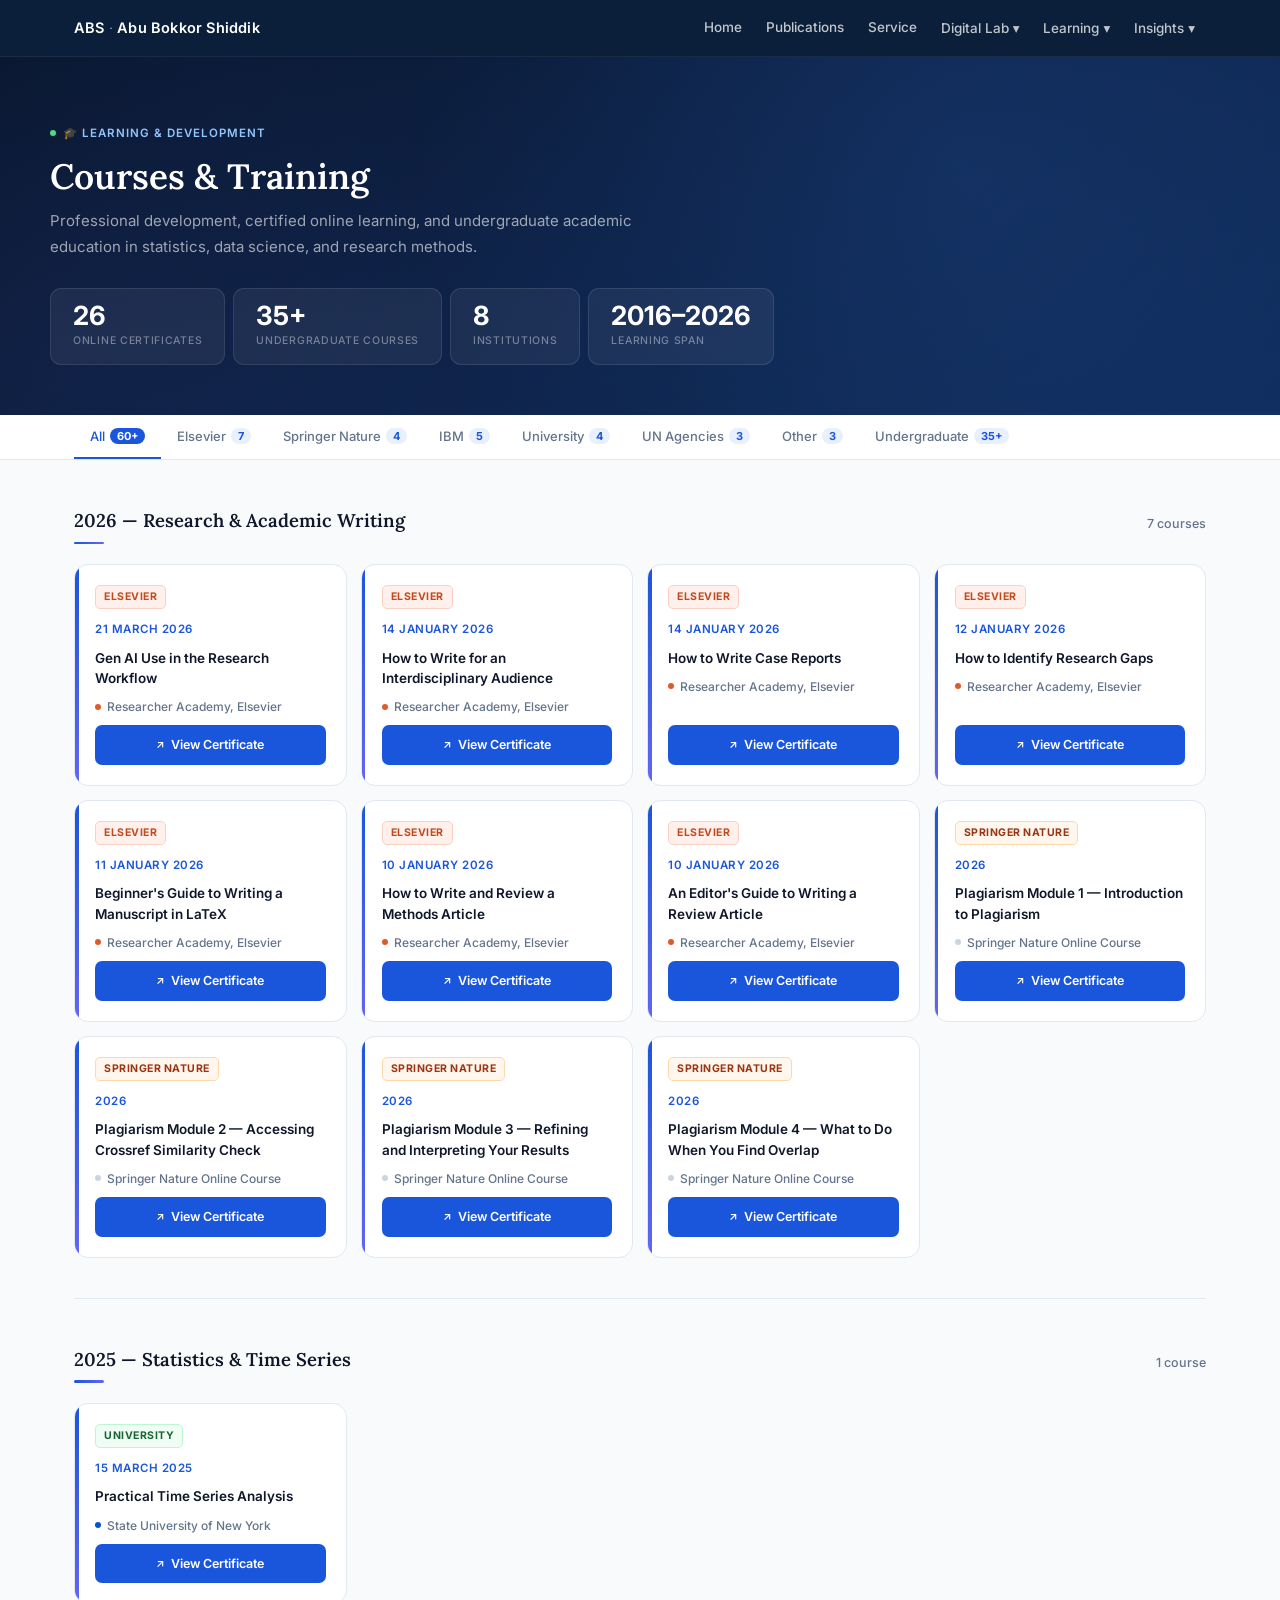
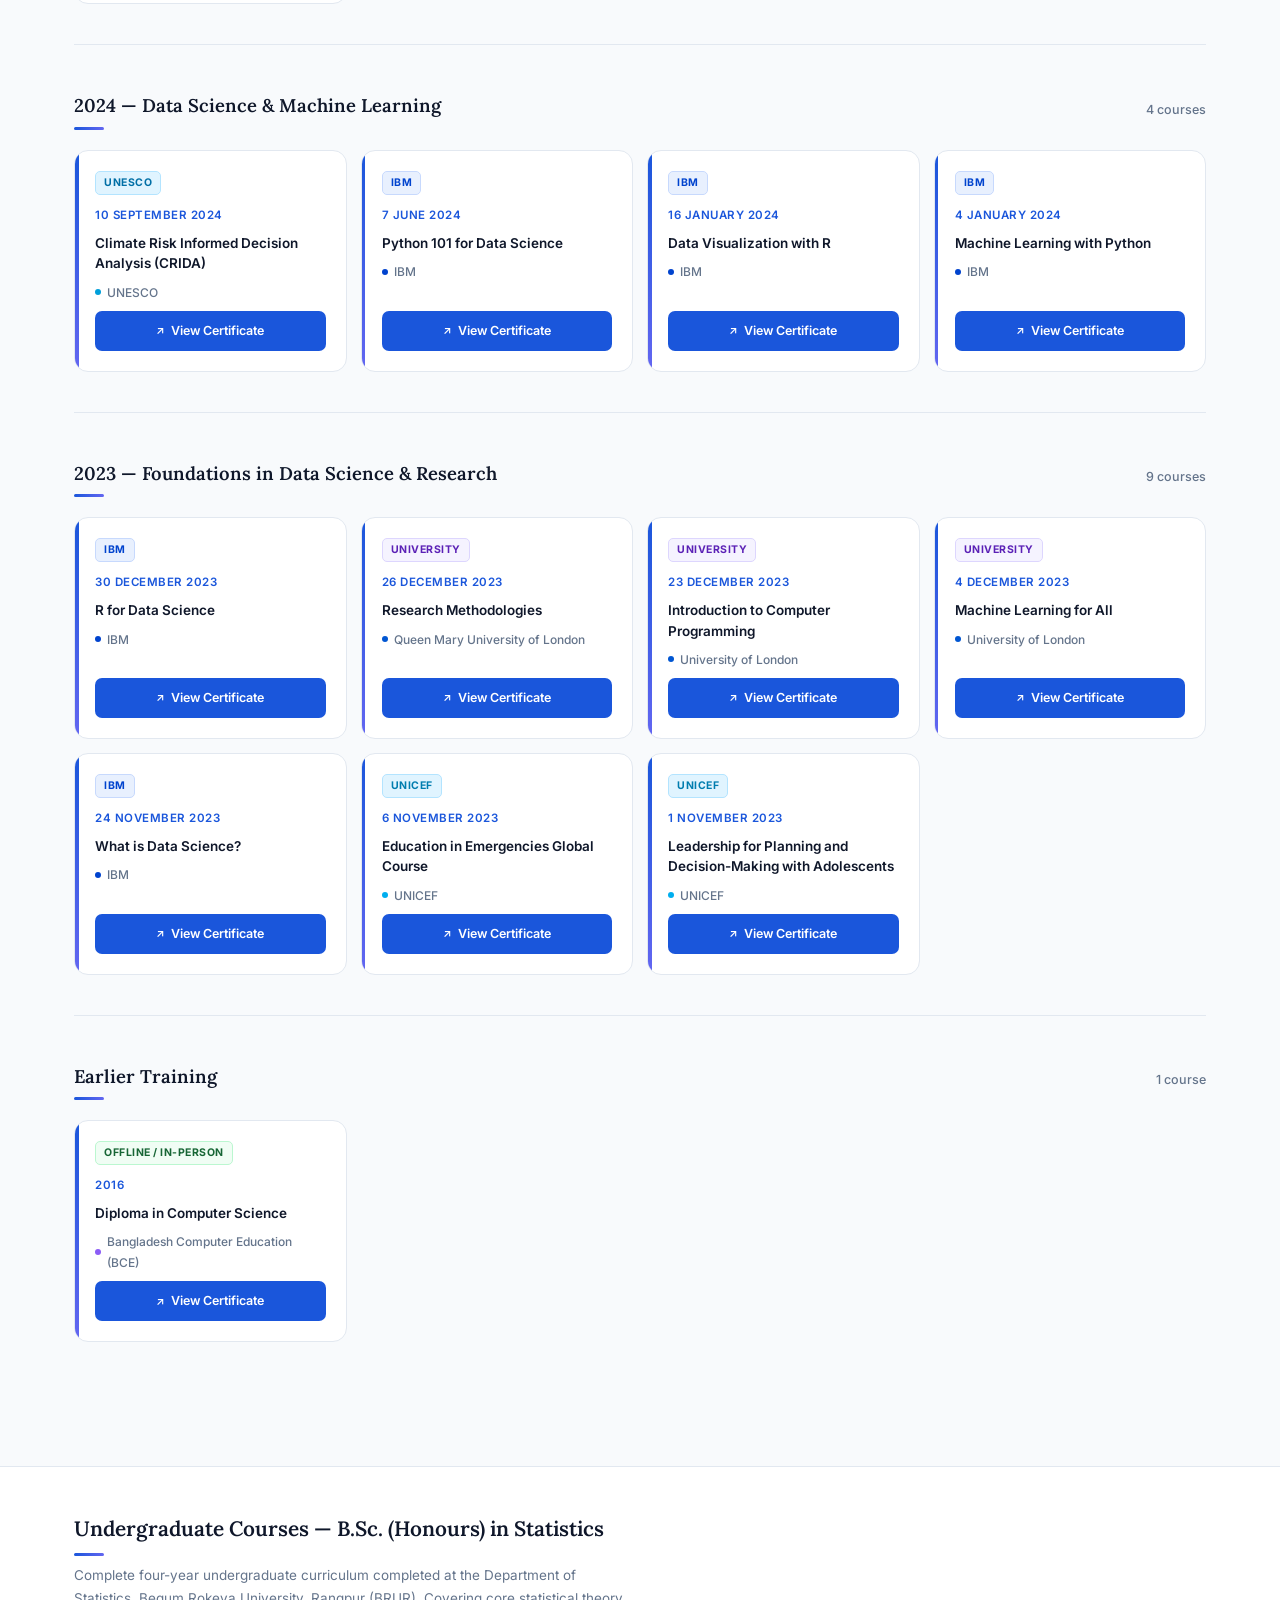
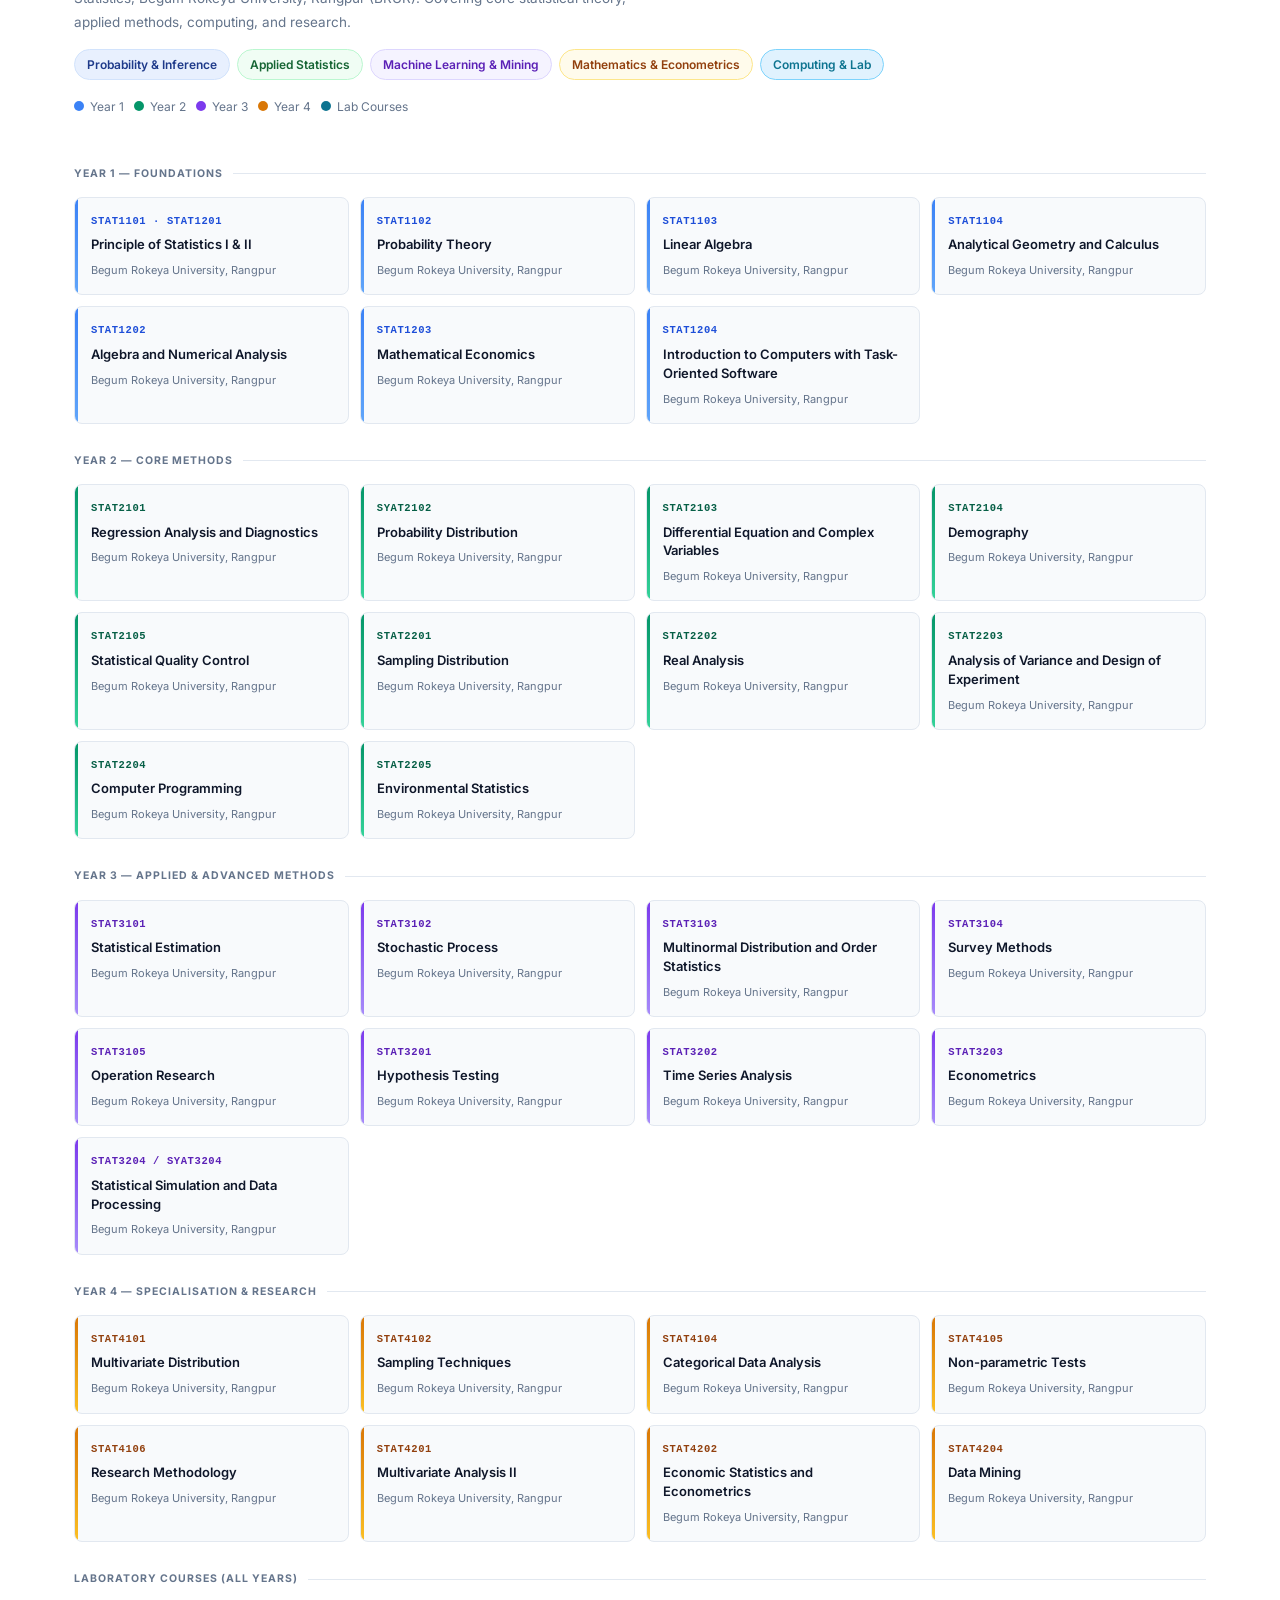
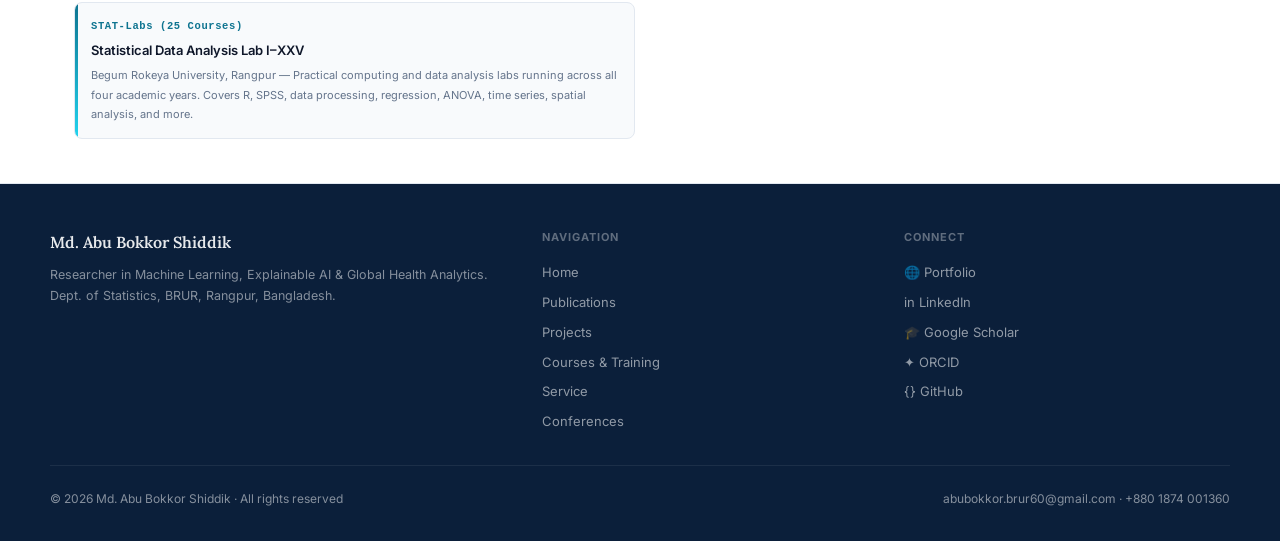
<file: courses.html>
<!DOCTYPE html>
<html lang="en">
<head>
  <link rel="icon" type="image/png" href="https://raw.githubusercontent.com/abubokkorshiddik/AbuBokkorShiddik.abs798/main/abslogo.png">
  <link rel="apple-touch-icon" href="https://raw.githubusercontent.com/abubokkorshiddik/AbuBokkorShiddik.abs798/main/abslogo.png">
  <meta charset="UTF-8">
  <meta name="viewport" content="width=device-width, initial-scale=1.0">
  <meta name="description" content="Courses & Training — Md. Abu Bokkor Shiddik. Professional development, certified learning, and undergraduate statistics education at BRUR.">
  <title>Courses &amp; Training | Md. Abu Bokkor Shiddik</title>
  <link rel="preconnect" href="https://fonts.googleapis.com">
  <link rel="preconnect" href="https://fonts.gstatic.com" crossorigin>
  <link href="https://fonts.googleapis.com/css2?family=Inter:wght@300;400;500;600;700&family=Lora:ital,wght@0,500;0,600;1,400&display=swap" rel="stylesheet">
  <style>
    *, *::before, *::after { box-sizing: border-box; margin: 0; padding: 0; }
    :root {
      --navy:#0b1f3a; --navy2:#122444;
      --blue:#1a56db; --blue-hover:#1648c0; --sky:#e8f0fe; --sky2:#d2e3fc;
      --green:#166534; --green-bg:#f0fdf4; --green-bd:#bbf7d0;
      --purple:#5b21b6; --purple-bg:#f5f3ff; --purple-bd:#ddd6fe;
      --amber:#92400e; --amber-bg:#fffbeb; --amber-bd:#fde68a;
      --teal:#0e7490; --teal-bg:#e0f2fe; --teal-bd:#7dd3fc;
      --text:#0f172a; --text2:#334155; --text3:#64748b;
      --border:#e2e8f0; --border2:#cbd5e1; --bg:#f8fafc; --white:#fff;
      --r:8px; --rl:14px;
      --sh:0 1px 3px rgba(0,0,0,.06),0 1px 2px rgba(0,0,0,.04);
      --sh2:0 4px 20px rgba(0,0,0,.08),0 1px 4px rgba(0,0,0,.04);
    }
    html { scroll-behavior: smooth;  }
    body { font-family:'Inter',system-ui,sans-serif; color:var(--text); font-size:15.5px; line-height:1.75; background:var(--bg); overflow-x:hidden; }
    a { color:inherit; text-decoration:none; }

    /* NAV */
    .navbar { background:var(--navy); position:sticky; top:0; z-index:9999; border-bottom:1px solid rgba(255,255,255,.06); }
    .nav-bar-inner { max-width:1180px; margin:auto; padding:0 24px; display:flex; align-items:center; height:56px; }
    .nav-brand { font-size:14.5px; font-weight:600; color:#fff; letter-spacing:.2px; margin-right:auto; white-space:nowrap; }
    .nav-brand span { color:#93c5fd; font-weight:300; }
    .nav-links { display:flex; align-items:center; gap:2px; }
    .nav-links > a, .dropbtn { color:rgba(255,255,255,.75); font-size:13.5px; font-weight:500; padding:6px 11px; border-radius:6px; border:none; background:none; cursor:pointer; font-family:inherit; transition:background .18s,color .18s; white-space:nowrap; display:flex; align-items:center; gap:4px; }
    .nav-links > a:hover, .dropbtn:hover { color:#fff; background:rgba(255,255,255,.09); }
    .dropdown { position:relative; }
    .dropdown-content { position:absolute; top:calc(100% + 6px); left:0; background:#132444; border:1px solid rgba(255,255,255,.1); border-radius:10px; min-width:190px; padding:6px; box-shadow:0 12px 32px rgba(0,0,0,.3); opacity:0; visibility:hidden; transform:translateY(6px); transition:opacity .2s,transform .2s,visibility .2s; pointer-events:none; z-index:9999; }
    .dropdown:hover .dropdown-content, .dropdown.active .dropdown-content { opacity:1; visibility:visible; transform:translateY(0); pointer-events:auto; }
    .dropdown-content a { display:flex; align-items:center; gap:8px; padding:8px 12px; color:rgba(255,255,255,.72); font-size:13px; font-weight:500; border-radius:6px; transition:background .15s,color .15s; }
    .dropdown-content a:hover { background:rgba(255,255,255,.08); color:#fff; }
    .hamburger { display:none; flex-direction:column; gap:5px; background:none; border:none; cursor:pointer; padding:7px; border-radius:6px; margin-left:10px; }
    .hamburger span { display:block; width:21px; height:2px; background:rgba(255,255,255,.85); border-radius:2px; transition:transform .28s,opacity .28s; }
    .hamburger.open span:nth-child(1) { transform:translateY(7px) rotate(45deg); }
    .hamburger.open span:nth-child(2) { opacity:0; }
    .hamburger.open span:nth-child(3) { transform:translateY(-7px) rotate(-45deg); }
    .nav-drawer { display:none; background:#0d1c38; border-top:1px solid rgba(255,255,255,.07); overflow:hidden; max-height:0; transition:max-height .38s cubic-bezier(.4,0,.2,1); }
    .nav-drawer.open { max-height:700px; }
    .drawer-inner { padding:8px 0 16px; }
    .drawer-link { display:block; color:rgba(255,255,255,.78); font-size:15px; font-weight:500; padding:11px 24px; transition:background .15s,color .15s; }
    .drawer-link:hover { background:rgba(255,255,255,.06); color:#fff; }
    .drawer-section-label { font-size:10.5px; font-weight:700; text-transform:uppercase; letter-spacing:1.2px; color:rgba(255,255,255,.3); padding:14px 24px 4px; }
    .drawer-sub .drawer-link { padding-left:38px; font-size:14px; color:rgba(255,255,255,.58); }
    .drawer-divider { height:1px; background:rgba(255,255,255,.06); margin:4px 0; }
    @media (max-width:900px) { .nav-links{display:none;} .hamburger{display:flex;} .nav-drawer{display:block;} }

    /* HERO */
    .page-hero { background:linear-gradient(140deg,#07152a 0%,#0d2247 50%,#0f2d5c 100%); color:white; padding:60px 24px 50px; position:relative; overflow:hidden; }
    .page-hero::before { content:''; position:absolute; inset:0; background:radial-gradient(circle at 75% 30%,rgba(59,130,246,.12) 0%,transparent 55%),radial-gradient(circle at 5% 80%,rgba(99,102,241,.08) 0%,transparent 45%); pointer-events:none; }
    .hero-inner { max-width:1180px; margin:auto; position:relative; }
    .hero-eyebrow { display:inline-flex; align-items:center; gap:7px; font-size:11.5px; font-weight:600; letter-spacing:1px; text-transform:uppercase; color:#93c5fd; margin-bottom:14px; }
    .hero-eyebrow::before { content:''; width:6px; height:6px; background:#4ade80; border-radius:50%; }
    .page-hero h1 { font-family:'Lora',serif; font-size:2.2rem; font-weight:600; line-height:1.15; margin-bottom:10px; }
    .page-hero p { font-size:15px; color:rgba(255,255,255,.6); max-width:600px; margin-bottom:28px; }
    .hero-stats { display:flex; flex-wrap:wrap; gap:8px; }
    .hstat { display:flex; flex-direction:column; background:rgba(255,255,255,.06); border:1px solid rgba(255,255,255,.1); border-radius:11px; padding:13px 22px; }
    .hstat-n { font-size:1.65rem; font-weight:700; color:#fff; line-height:1; margin-bottom:4px; }
    .hstat-l { font-size:10.5px; color:rgba(255,255,255,.4); text-transform:uppercase; letter-spacing:.7px; font-weight:500; }

    /* FILTER BAR */
    .filter-bar { background:var(--white); border-bottom:1px solid var(--border); position:sticky; top:56px; z-index:100; }
    .filter-inner { max-width:1180px; margin:auto; padding:0 24px; display:flex; gap:0; overflow-x:auto; scrollbar-width:none; }
    .filter-inner::-webkit-scrollbar { display:none; }
    .filter-tab { display:inline-flex; align-items:center; gap:5px; padding:12px 16px; font-size:13px; font-weight:500; color:var(--text3); border-bottom:2.5px solid transparent; border-top:none; border-left:none; border-right:none; white-space:nowrap; cursor:pointer; transition:color .18s,border-color .18s; background:none; font-family:inherit; min-height:44px; }
    .filter-tab:hover { color:var(--blue); }
    .filter-tab.active { color:var(--blue); border-bottom-color:var(--blue); }
    .filter-count { font-size:11px; font-weight:700; background:var(--sky); color:var(--blue); border-radius:10px; padding:1px 7px; }
    .filter-tab.active .filter-count { background:var(--blue); color:#fff; }

    /* MAIN */
    .page-body { max-width:1180px; margin:0 auto; padding:0 24px 80px; }

    /* SECTION */
    .section-block { padding:44px 0 0; }
    .section-head { display:flex; align-items:center; justify-content:space-between; margin-bottom:20px; gap:12px; flex-wrap:wrap; }
    .section-head h2 { font-family:'Lora',serif; font-size:1.15rem; font-weight:600; color:var(--text); position:relative; padding-bottom:8px; }
    .section-head h2::after { content:''; position:absolute; bottom:0; left:0; width:30px; height:2.5px; background:linear-gradient(90deg,var(--blue),#6366f1); border-radius:2px; }
    .section-count { font-size:12.5px; color:var(--text3); font-weight:500; }
    .section-divider { height:1px; background:var(--border); margin:40px 0 0; }

    /* ONLINE COURSE CARD */
    .course-grid { display:grid; grid-template-columns:repeat(4,1fr); gap:14px; }
    @media (max-width:1100px) { .course-grid{grid-template-columns:repeat(3,1fr);} }
    @media (max-width:760px)  { .course-grid{grid-template-columns:repeat(2,1fr);} }
    @media (max-width:480px)  { .course-grid{grid-template-columns:1fr;} }

    .course-card { background:var(--white); border:1px solid var(--border); border-radius:var(--rl); padding:20px; display:flex; flex-direction:column; gap:8px; position:relative; overflow:hidden; transition:transform .2s,box-shadow .2s,border-color .2s; }
    .course-card::before { content:''; position:absolute; left:0; top:0; width:3.5px; height:100%; background:linear-gradient(to bottom,var(--blue),#6366f1); border-radius:4px 0 0 4px; }
    .course-card:hover { transform:translateY(-2px); box-shadow:var(--sh2); border-color:var(--border2); }
    .course-date { font-size:11.5px; font-weight:600; color:var(--blue); text-transform:uppercase; letter-spacing:.5px; }
    .course-title { font-size:13.5px; font-weight:600; color:var(--text); line-height:1.5; }
    .course-provider { display:flex; align-items:center; gap:6px; font-size:12px; color:var(--text3); font-weight:500; }
    .provider-dot { width:6px; height:6px; border-radius:50%; background:var(--border2); flex-shrink:0; }
    .provider-elsevier .provider-dot { background:#e05a2b; }
    .provider-ibm      .provider-dot { background:#0043ce; }
    .provider-coursera .provider-dot { background:#0056d2; }
    .provider-unesco   .provider-dot { background:#009fda; }
    .provider-unicef   .provider-dot { background:#00aeef; }
    .provider-other    .provider-dot { background:#8b5cf6; }
    .cert-btn { margin-top:auto; display:inline-flex; align-items:center; justify-content:center; gap:6px; background:var(--blue); color:#fff; padding:9px 14px; border-radius:7px; font-size:12.5px; font-weight:600; transition:background .2s,transform .15s; }
    .cert-btn:hover { background:var(--blue-hover); transform:translateY(-1px); }
    .cert-btn::before { content:'\2197'; font-size:11px; }

    /* PROVIDER BADGE */
    .provider-badge { display:inline-block; font-size:10.5px; font-weight:700; text-transform:uppercase; letter-spacing:.5px; padding:2px 8px; border-radius:5px; margin-bottom:2px; width:fit-content; }
    .badge-elsevier { background:#fff0eb; color:#c04a1e; border:1px solid #fbd0c0; }
    .badge-ibm      { background:#e8f0fe; color:#0043ce; border:1px solid #c7d9fd; }
    .badge-suny     { background:#f0fdf4; color:#166534; border:1px solid #bbf7d0; }
    .badge-unesco   { background:#e0f4ff; color:#006fa6; border:1px solid #b3e4ff; }
    .badge-unicef   { background:#e0f4ff; color:#007daf; border:1px solid #b3e4ff; }
    .badge-uol      { background:#f5f3ff; color:#5b21b6; border:1px solid #ddd6fe; }
    .badge-other    { background:#f8fafc; color:#475569; border:1px solid #e2e8f0; }
   .badge-springer  { background: #fff7ed; color: #9a3412; border: 1px solid #fed7aa; }
    .badge-offline  { background:#f0fdf4; color:#166534; border:1px solid #bbf7d0; }
    .badge-brur     { background:#eff6ff; color:#1d4ed8; border:1px solid #bfdbfe; }

    /* ── UNDERGRADUATE SECTION ── */
    .ug-section { background:var(--white); border-top:1px solid var(--border); border-bottom:1px solid var(--border); padding:44px 0; margin-top:44px; }
    .ug-inner { max-width:1180px; margin:auto; padding:0 24px; }
    .ug-head { display:flex; align-items:flex-start; justify-content:space-between; gap:16px; margin-bottom:28px; flex-wrap:wrap; }
    .ug-head-text h2 { font-family:'Lora',serif; font-size:1.3rem; font-weight:600; color:var(--text); position:relative; padding-bottom:8px; margin-bottom:8px; }
    .ug-head-text h2::after { content:''; position:absolute; bottom:0; left:0; width:30px; height:2.5px; background:linear-gradient(90deg,var(--blue),#6366f1); border-radius:2px; }
    .ug-head-text p { font-size:13.5px; color:var(--text3); max-width:560px; }
    .ug-badge-strip { display:flex; flex-wrap:wrap; gap:7px; margin-top:14px; }
    .ug-pill { font-size:12px; font-weight:600; padding:4px 12px; border-radius:20px; }
    .ug-pill-blue   { background:var(--sky); color:#1e3a8a; border:1px solid var(--sky2); }
    .ug-pill-green  { background:var(--green-bg); color:var(--green); border:1px solid var(--green-bd); }
    .ug-pill-purple { background:var(--purple-bg); color:var(--purple); border:1px solid var(--purple-bd); }
    .ug-pill-amber  { background:var(--amber-bg); color:var(--amber); border:1px solid var(--amber-bd); }
    .ug-pill-teal   { background:var(--teal-bg); color:var(--teal); border:1px solid var(--teal-bd); }

    /* YEAR GROUPS inside UG */
    .ug-year-label { font-size:10.5px; font-weight:700; text-transform:uppercase; letter-spacing:1px; color:var(--text3); display:flex; align-items:center; gap:10px; margin:28px 0 14px; }
    .ug-year-label::after { content:''; flex:1; height:1px; background:var(--border); }

    /* UG COURSE GRID — tighter */
    .ug-grid { display:grid; grid-template-columns:repeat(4,1fr); gap:11px; }
    @media (max-width:1100px) { .ug-grid{grid-template-columns:repeat(3,1fr);} }
    @media (max-width:760px)  { .ug-grid{grid-template-columns:repeat(2,1fr);} }
    @media (max-width:480px)  { .ug-grid{grid-template-columns:1fr;} }

    /* UG CARD */
    .ug-card { background:var(--bg); border:1px solid var(--border); border-radius:var(--r); padding:14px 16px; display:flex; flex-direction:column; gap:5px; position:relative; overflow:hidden; transition:transform .2s,box-shadow .2s,border-color .2s,background .2s; }
    .ug-card::before { content:''; position:absolute; left:0; top:0; width:3px; height:100%; border-radius:4px 0 0 4px; }
    .ug-card.yr1::before { background:linear-gradient(to bottom,#3b82f6,#60a5fa); }
    .ug-card.yr2::before { background:linear-gradient(to bottom,#059669,#34d399); }
    .ug-card.yr3::before { background:linear-gradient(to bottom,#7c3aed,#a78bfa); }
    .ug-card.yr4::before { background:linear-gradient(to bottom,#d97706,#fbbf24); }
    .ug-card.lab::before { background:linear-gradient(to bottom,#0e7490,#22d3ee); }
    .ug-card:hover { transform:translateY(-2px); box-shadow:var(--sh2); border-color:var(--border2); background:var(--white); }
    .ug-code { font-size:10.5px; font-weight:700; letter-spacing:.6px; font-family:monospace; }
    .ug-card.yr1 .ug-code { color:#1d4ed8; }
    .ug-card.yr2 .ug-code { color:#065f46; }
    .ug-card.yr3 .ug-code { color:#5b21b6; }
    .ug-card.yr4 .ug-code { color:#92400e; }
    .ug-card.lab .ug-code { color:#0e7490; }
    .ug-name { font-size:13px; font-weight:600; color:var(--text); line-height:1.45; }
    .ug-inst { font-size:11px; color:var(--text3); margin-top:2px; }

    /* LEGEND */
    .ug-legend { display:flex; flex-wrap:wrap; gap:10px; margin-bottom:20px; }
    .legend-item { display:flex; align-items:center; gap:6px; font-size:12px; color:var(--text3); }
    .legend-dot { width:10px; height:10px; border-radius:50%; flex-shrink:0; }

    /* FOOTER */
    footer { background:var(--navy); color:rgba(255,255,255,.5); padding:44px 24px 32px; }
    .footer-inner { max-width:1180px; margin:auto; display:grid; grid-template-columns:1.4fr 1fr 1fr; gap:36px; padding-bottom:32px; border-bottom:1px solid rgba(255,255,255,.07); }
    .footer-col-title { font-size:11px; font-weight:700; text-transform:uppercase; letter-spacing:1px; color:rgba(255,255,255,.35); margin-bottom:14px; }
    .footer-name { font-family:'Lora',serif; font-size:16px; font-weight:600; color:rgba(255,255,255,.9); margin-bottom:8px; }
    .footer-desc { font-size:12.5px; line-height:1.7; }
    .footer-nav-links, .footer-social-links { display:flex; flex-direction:column; gap:7px; }
    .footer-nav-links a, .footer-social-links a { font-size:13px; color:rgba(255,255,255,.55); transition:color .15s; }
    .footer-nav-links a:hover { color:rgba(255,255,255,.9); }
    .footer-social-links a:hover { color:#93c5fd; }
    .footer-bottom { max-width:1180px; margin:22px auto 0; display:flex; justify-content:space-between; align-items:center; flex-wrap:wrap; gap:8px; }
    .footer-bottom p { font-size:12px; }
    @media (max-width:1024px) { .footer-inner{grid-template-columns:1fr 1fr;} }
    @media (max-width:600px) {
      .footer-inner{grid-template-columns:1fr;} .footer-bottom{flex-direction:column;text-align:center;}
      .page-hero{padding:40px 16px 36px;} .page-hero h1{font-size:1.65rem;}
    }
  </style>
</head>
<body>

<!-- ═══ NAVBAR ═══ -->
<nav class="navbar">
  <div class="nav-bar-inner">
    <div class="nav-brand">
      <a href="contact.html" style="color:white;">ABS<span> · </span>Abu Bokkor Shiddik</a>
    </div>
    <div class="nav-links">
      <a href="home.html">Home</a>
      <a href="publications.html">Publications</a>
      <a href="service.html">Service</a>
      <div class="dropdown">
        <button class="dropbtn">Digital Lab ▾</button>
        <div class="dropdown-content">
          <a href="projects.html">⚗ Projects</a>
          <a href="data-code.html">💾 Data &amp; Code</a>
          <a href="game.html">🎮 Games</a>
        </div>
      </div>
      <div class="dropdown">
        <button class="dropbtn">Learning ▾</button>
        <div class="dropdown-content">
          <a href="courses.html">🎓 Courses &amp; Training</a>
          <a href="Learning Notes.html">📖 Learning Notes</a>
          <a href="conference-and-workshop.html">🏛 Conferences &amp; Workshops</a>
        </div>
      </div>
      <div class="dropdown">
        <button class="dropbtn">Insights ▾</button>
        <div class="dropdown-content">
          <a href="insights.html">✍ Posts</a>
          <a href="videos.html">▶ Videos</a>
          <a href="archive.html">📷 Photos &amp; Archive</a>
        </div>
      </div>
    </div>
    <button class="hamburger" id="hamburger" aria-label="Toggle menu">
      <span></span><span></span><span></span>
    </button>
  </div>
  <div class="nav-drawer" id="nav-drawer">
    <div class="drawer-inner">
      <a class="drawer-link" href="home.html">Home</a>
      <a class="drawer-link" href="publications.html">Publications</a>
      <a class="drawer-link" href="service.html">Service</a>
      <div class="drawer-divider"></div>
      <div class="drawer-section-label">Digital Lab</div>
      <div class="drawer-sub">
        <a class="drawer-link" href="projects.html">⚗ Projects</a>
        <a class="drawer-link" href="data-code.html">💾 Data &amp; Code</a>
        <a class="drawer-link" href="game.html">🎮 Games</a>
      </div>
      <div class="drawer-divider"></div>
      <div class="drawer-section-label">Learning &amp; Events</div>
      <div class="drawer-sub">
        <a class="drawer-link" href="courses.html">🎓 Courses &amp; Training</a>
        <a class="drawer-link" href="Learning Notes.html">📖 Learning Notes</a>
        <a class="drawer-link" href="conference-and-workshop.html">🏛 Conferences &amp; Workshops</a>
      </div>
      <div class="drawer-divider"></div>
      <div class="drawer-section-label">Insights</div>
      <div class="drawer-sub">
        <a class="drawer-link" href="insights.html">✍ Posts</a>
        <a class="drawer-link" href="videos.html">▶ Videos</a>
        <a class="drawer-link" href="archive.html">📷 Photos &amp; Archive</a>
      </div>
    </div>
  </div>
</nav>

<!-- HERO -->
<section class="page-hero">
  <div class="hero-inner">
    <div class="hero-eyebrow">&#127891; Learning &amp; Development</div>
    <h1>Courses &amp; Training</h1>
    <p>Professional development, certified online learning, and undergraduate academic education in statistics, data science, and research methods.</p>
    <div class="hero-stats">
      <div class="hstat"><div class="hstat-n">26</div><div class="hstat-l">Online Certificates</div></div>
      <div class="hstat"><div class="hstat-n">35+</div><div class="hstat-l">Undergraduate Courses</div></div>
      <div class="hstat"><div class="hstat-n">8</div><div class="hstat-l">Institutions</div></div>
      <div class="hstat"><div class="hstat-n">2016&ndash;2026</div><div class="hstat-l">Learning Span</div></div>
    </div>
  </div>
</section>

<!-- FILTER BAR -->
<div class="filter-bar">
  <div class="filter-inner">
    <button class="filter-tab active" data-filter="all">All <span class="filter-count">60+</span></button>
    <button class="filter-tab" data-filter="elsevier">Elsevier <span class="filter-count">7</span></button>
      <button class="filter-tab" data-filter="springer">Springer Nature <span class="filter-count">4</span></button>
    <button class="filter-tab" data-filter="ibm">IBM <span class="filter-count">5</span></button>
    <button class="filter-tab" data-filter="university">University <span class="filter-count">4</span></button>
    <button class="filter-tab" data-filter="un">UN Agencies <span class="filter-count">3</span></button>
    <button class="filter-tab" data-filter="other">Other <span class="filter-count">3</span></button>
    <button class="filter-tab" data-filter="undergraduate">Undergraduate <span class="filter-count">35+</span></button>
  </div>
</div>

<!-- MAIN BODY -->
<div class="page-body" id="online-section">

  <!-- 2026 ELSEVIER -->
  <div class="section-block" id="sec-2026" data-section="online">
    <div class="section-head">
      <h2>2026 &mdash; Research &amp; Academic Writing</h2>
      <span class="section-count">7 courses</span>
    </div>
    <div class="course-grid">
      <div class="course-card" data-category="elsevier"><span class="provider-badge badge-elsevier">Elsevier</span><div class="course-date">21 March 2026</div><div class="course-title">Gen AI Use in the Research Workflow</div><div class="course-provider provider-elsevier"><span class="provider-dot"></span>Researcher Academy, Elsevier</div><a class="cert-btn" href="https://drive.google.com/file/d/1c3DxxbyENfF5AlkMfhf6zCzL8_U91Lnw/view" target="_blank">View Certificate</a></div>
      <div class="course-card" data-category="elsevier"><span class="provider-badge badge-elsevier">Elsevier</span><div class="course-date">14 January 2026</div><div class="course-title">How to Write for an Interdisciplinary Audience</div><div class="course-provider provider-elsevier"><span class="provider-dot"></span>Researcher Academy, Elsevier</div><a class="cert-btn" href="https://drive.google.com/file/d/177YTJvhqZCHTMP_4e4ZKp4rMSE4XJDlW/view" target="_blank">View Certificate</a></div>
      <div class="course-card" data-category="elsevier"><span class="provider-badge badge-elsevier">Elsevier</span><div class="course-date">14 January 2026</div><div class="course-title">How to Write Case Reports</div><div class="course-provider provider-elsevier"><span class="provider-dot"></span>Researcher Academy, Elsevier</div><a class="cert-btn" href="https://drive.google.com/file/d/1Juawkok2HeHYFD_Y_eWSzUyElE6sJgzb/view" target="_blank">View Certificate</a></div>
      <div class="course-card" data-category="elsevier"><span class="provider-badge badge-elsevier">Elsevier</span><div class="course-date">12 January 2026</div><div class="course-title">How to Identify Research Gaps</div><div class="course-provider provider-elsevier"><span class="provider-dot"></span>Researcher Academy, Elsevier</div><a class="cert-btn" href="https://drive.google.com/file/d/11bEJqyFv1wsURinPp0gkAYxj4OLiRtsS/view" target="_blank">View Certificate</a></div>
      <div class="course-card" data-category="elsevier"><span class="provider-badge badge-elsevier">Elsevier</span><div class="course-date">11 January 2026</div><div class="course-title">Beginner&apos;s Guide to Writing a Manuscript in LaTeX</div><div class="course-provider provider-elsevier"><span class="provider-dot"></span>Researcher Academy, Elsevier</div><a class="cert-btn" href="https://drive.google.com/file/d/1caeTNkPjbKz6TwrlSToWLFwlsMWoSI8G/view" target="_blank">View Certificate</a></div>
      <div class="course-card" data-category="elsevier"><span class="provider-badge badge-elsevier">Elsevier</span><div class="course-date">10 January 2026</div><div class="course-title">How to Write and Review a Methods Article</div><div class="course-provider provider-elsevier"><span class="provider-dot"></span>Researcher Academy, Elsevier</div><a class="cert-btn" href="https://drive.google.com/file/d/1VHgxOUBgKgQDLlODOeNz8hj-L05dm3zN/view" target="_blank">View Certificate</a></div>
      <div class="course-card" data-category="elsevier"><span class="provider-badge badge-elsevier">Elsevier</span><div class="course-date">10 January 2026</div><div class="course-title">An Editor&apos;s Guide to Writing a Review Article</div><div class="course-provider provider-elsevier"><span class="provider-dot"></span>Researcher Academy, Elsevier</div><a class="cert-btn" href="https://drive.google.com/file/d/1kuwoF0YIcBm9lpp71gJ_VykD_vqh997j/view" target="_blank">View Certificate</a></div>
 <div class="course-card" data-category="springer">
        <span class="provider-badge badge-springer">Springer Nature</span>
        <div class="course-date">2026</div>
        <div class="course-title">Plagiarism Module 1 — Introduction to Plagiarism</div>
        <div class="course-provider provider-springer"><span class="provider-dot"></span>Springer Nature Online Course</div>
        <a class="cert-btn" href="https://drive.google.com/file/d/1-9MXG-6jTSOtEK_VTDaSwjNWchTjJBTK/view?usp=drive_link" target="_blank">View Certificate</a>
      </div>

      <div class="course-card" data-category="springer">
        <span class="provider-badge badge-springer">Springer Nature</span>
        <div class="course-date">2026</div>
        <div class="course-title">Plagiarism Module 2 — Accessing Crossref Similarity Check</div>
        <div class="course-provider provider-springer"><span class="provider-dot"></span>Springer Nature Online Course</div>
        <a class="cert-btn" href="https://drive.google.com/file/d/1lG40RxcT1iDlGQUC3quidj8vznWPcphb/view?usp=drive_link" target="_blank">View Certificate</a>
      </div>

      <div class="course-card" data-category="springer">
        <span class="provider-badge badge-springer">Springer Nature</span>
        <div class="course-date">2026</div>
        <div class="course-title">Plagiarism Module 3 — Refining and Interpreting Your Results</div>
        <div class="course-provider provider-springer"><span class="provider-dot"></span>Springer Nature Online Course</div>
        <a class="cert-btn" href="https://drive.google.com/file/d/1yi6bBE55gEWvWg-9T9X5MKu5r-1ghJCG/view?usp=drive_link" target="_blank">View Certificate</a>
      </div>

      <div class="course-card" data-category="springer">
        <span class="provider-badge badge-springer">Springer Nature</span>
        <div class="course-date">2026</div>
        <div class="course-title">Plagiarism Module 4 — What to Do When You Find Overlap</div>
        <div class="course-provider provider-springer"><span class="provider-dot"></span>Springer Nature Online Course</div>
        <a class="cert-btn" href="https://drive.google.com/file/d/1XM9jCrCZQN50O1kjp6pBP08gr2RFHLy0/view?usp=drive_link" target="_blank">View Certificate</a>
      </div>
    </div>
  </div>
  <div class="section-divider"></div>

  <!-- 2025 -->
  <div class="section-block" id="sec-2025" data-section="online">
    <div class="section-head"><h2>2025 &mdash; Statistics &amp; Time Series</h2><span class="section-count">1 course</span></div>
    <div class="course-grid">
      <div class="course-card" data-category="university"><span class="provider-badge badge-suny">University</span><div class="course-date">15 March 2025</div><div class="course-title">Practical Time Series Analysis</div><div class="course-provider provider-coursera"><span class="provider-dot"></span>State University of New York</div><a class="cert-btn" href="https://www.coursera.org/account/accomplishments/verify/EKSLS6EK24FY" target="_blank">View Certificate</a></div>
    </div>
  </div>
  <div class="section-divider"></div>

  <!-- 2024 -->
  <div class="section-block" id="sec-2024" data-section="online">
    <div class="section-head"><h2>2024 &mdash; Data Science &amp; Machine Learning</h2><span class="section-count">4 courses</span></div>
    <div class="course-grid">
      <div class="course-card" data-category="un"><span class="provider-badge badge-unesco">UNESCO</span><div class="course-date">10 September 2024</div><div class="course-title">Climate Risk Informed Decision Analysis (CRIDA)</div><div class="course-provider provider-unesco"><span class="provider-dot"></span>UNESCO</div><a class="cert-btn" href="https://drive.google.com/file/d/1P6nnMT-yiRCqLH_aUILjLL2MiAVjM0MP/view" target="_blank">View Certificate</a></div>
      <div class="course-card" data-category="ibm"><span class="provider-badge badge-ibm">IBM</span><div class="course-date">7 June 2024</div><div class="course-title">Python 101 for Data Science</div><div class="course-provider provider-ibm"><span class="provider-dot"></span>IBM</div><a class="cert-btn" href="https://drive.google.com/file/d/1XWX_YXs8WNfpdgHjvecXimMflhhRtYgI/view" target="_blank">View Certificate</a></div>
      <div class="course-card" data-category="ibm"><span class="provider-badge badge-ibm">IBM</span><div class="course-date">16 January 2024</div><div class="course-title">Data Visualization with R</div><div class="course-provider provider-ibm"><span class="provider-dot"></span>IBM</div><a class="cert-btn" href="https://drive.google.com/file/d/1TUDFbsi2xs3t2qgVJ4kdYwN6OvpIOpFN/view" target="_blank">View Certificate</a></div>
      <div class="course-card" data-category="ibm"><span class="provider-badge badge-ibm">IBM</span><div class="course-date">4 January 2024</div><div class="course-title">Machine Learning with Python</div><div class="course-provider provider-ibm"><span class="provider-dot"></span>IBM</div><a class="cert-btn" href="https://drive.google.com/file/d/1cXw5CQg7yf1f61gNqNp3LQEwVudymfOi/view" target="_blank">View Certificate</a></div>
    </div>
  </div>
  <div class="section-divider"></div>

  <!-- 2023 -->
  <div class="section-block" id="sec-2023" data-section="online">
    <div class="section-head"><h2>2023 &mdash; Foundations in Data Science &amp; Research</h2><span class="section-count">9 courses</span></div>
    <div class="course-grid">
      <div class="course-card" data-category="ibm"><span class="provider-badge badge-ibm">IBM</span><div class="course-date">30 December 2023</div><div class="course-title">R for Data Science</div><div class="course-provider provider-ibm"><span class="provider-dot"></span>IBM</div><a class="cert-btn" href="https://drive.google.com/file/d/1MSHKnh9SPxGmzZXX1gG8m23_-1qpxZx5/view" target="_blank">View Certificate</a></div>
      <div class="course-card" data-category="university"><span class="provider-badge badge-uol">University</span><div class="course-date">26 December 2023</div><div class="course-title">Research Methodologies</div><div class="course-provider provider-coursera"><span class="provider-dot"></span>Queen Mary University of London</div><a class="cert-btn" href="https://www.coursera.org/account/accomplishments/verify/ZURLFFDHTC8T" target="_blank">View Certificate</a></div>
      <div class="course-card" data-category="university"><span class="provider-badge badge-uol">University</span><div class="course-date">23 December 2023</div><div class="course-title">Introduction to Computer Programming</div><div class="course-provider provider-coursera"><span class="provider-dot"></span>University of London</div><a class="cert-btn" href="https://www.coursera.org/account/accomplishments/verify/F562ZKZ5ACF2" target="_blank">View Certificate</a></div>
      <div class="course-card" data-category="university"><span class="provider-badge badge-uol">University</span><div class="course-date">4 December 2023</div><div class="course-title">Machine Learning for All</div><div class="course-provider provider-coursera"><span class="provider-dot"></span>University of London</div><a class="cert-btn" href="https://www.coursera.org/account/accomplishments/verify/GLR7ERSMAT62" target="_blank">View Certificate</a></div>
      <div class="course-card" data-category="ibm"><span class="provider-badge badge-ibm">IBM</span><div class="course-date">24 November 2023</div><div class="course-title">What is Data Science?</div><div class="course-provider provider-ibm"><span class="provider-dot"></span>IBM</div><a class="cert-btn" href="https://www.coursera.org/account/accomplishments/verify/3QAF93ETC845" target="_blank">View Certificate</a></div>
      <div class="course-card" data-category="un"><span class="provider-badge badge-unicef">UNICEF</span><div class="course-date">6 November 2023</div><div class="course-title">Education in Emergencies Global Course</div><div class="course-provider provider-unicef"><span class="provider-dot"></span>UNICEF</div><a class="cert-btn" href="https://drive.google.com/file/d/1EzPyTiMWD8JFPs2FlSF60VFisho652Hi/view" target="_blank">View Certificate</a></div>
      <div class="course-card" data-category="un"><span class="provider-badge badge-unicef">UNICEF</span><div class="course-date">1 November 2023</div><div class="course-title">Leadership for Planning and Decision-Making with Adolescents</div><div class="course-provider provider-unicef"><span class="provider-dot"></span>UNICEF</div><a class="cert-btn" href="https://www.coursera.org/account/accomplishments/verify/65NX9KQ8HXUS" target="_blank">View Certificate</a></div>
    </div>
  </div>
  <div class="section-divider"></div>

  <!-- EARLIER -->
  <div class="section-block" id="sec-older" data-section="online">
    <div class="section-head"><h2>Earlier Training</h2><span class="section-count">1 course</span></div>
    <div class="course-grid">
      <div class="course-card" data-category="other"><span class="provider-badge badge-offline">Offline / In-Person</span><div class="course-date">2016</div><div class="course-title">Diploma in Computer Science</div><div class="course-provider provider-other"><span class="provider-dot"></span>Bangladesh Computer Education (BCE)</div><a class="cert-btn" href="https://drive.google.com/file/d/1xQfRa95d3mOGYc7xtpeACa21fPtcsNV2/view" target="_blank">View Certificate</a></div>
    </div>
  </div>

</div><!-- /page-body online -->

<!-- ═══ UNDERGRADUATE SECTION ═══ -->
<section class="ug-section" id="undergraduate-section" data-section="undergraduate">
  <div class="ug-inner">
    <div class="ug-head">
      <div class="ug-head-text">
        <h2>Undergraduate Courses &mdash; B.Sc. (Honours) in Statistics</h2>
        <p>Complete four-year undergraduate curriculum completed at the Department of Statistics, Begum Rokeya University, Rangpur (BRUR). Covering core statistical theory, applied methods, computing, and research.</p>
        <div class="ug-badge-strip">
          <span class="ug-pill ug-pill-blue">Probability &amp; Inference</span>
          <span class="ug-pill ug-pill-green">Applied Statistics</span>
          <span class="ug-pill ug-pill-purple">Machine Learning &amp; Mining</span>
          <span class="ug-pill ug-pill-amber">Mathematics &amp; Econometrics</span>
          <span class="ug-pill ug-pill-teal">Computing &amp; Lab</span>
        </div>
      </div>
      <div>
        <div class="ug-legend">
          <div class="legend-item"><div class="legend-dot" style="background:#3b82f6"></div> Year 1</div>
          <div class="legend-item"><div class="legend-dot" style="background:#059669"></div> Year 2</div>
          <div class="legend-item"><div class="legend-dot" style="background:#7c3aed"></div> Year 3</div>
          <div class="legend-item"><div class="legend-dot" style="background:#d97706"></div> Year 4</div>
          <div class="legend-item"><div class="legend-dot" style="background:#0e7490"></div> Lab Courses</div>
        </div>
      </div>
    </div>

    <!-- YEAR 1 -->
    <div class="ug-year-label">Year 1 &mdash; Foundations</div>
    <div class="ug-grid">
      <div class="ug-card yr1" data-category="undergraduate"><div class="ug-code">STAT1101 &middot; STAT1201</div><div class="ug-name">Principle of Statistics I &amp; II</div><div class="ug-inst">Begum Rokeya University, Rangpur</div></div>
      <div class="ug-card yr1" data-category="undergraduate"><div class="ug-code">STAT1102</div><div class="ug-name">Probability Theory</div><div class="ug-inst">Begum Rokeya University, Rangpur</div></div>
      <div class="ug-card yr1" data-category="undergraduate"><div class="ug-code">STAT1103</div><div class="ug-name">Linear Algebra</div><div class="ug-inst">Begum Rokeya University, Rangpur</div></div>
      <div class="ug-card yr1" data-category="undergraduate"><div class="ug-code">STAT1104</div><div class="ug-name">Analytical Geometry and Calculus</div><div class="ug-inst">Begum Rokeya University, Rangpur</div></div>
      <div class="ug-card yr1" data-category="undergraduate"><div class="ug-code">STAT1202</div><div class="ug-name">Algebra and Numerical Analysis</div><div class="ug-inst">Begum Rokeya University, Rangpur</div></div>
      <div class="ug-card yr1" data-category="undergraduate"><div class="ug-code">STAT1203</div><div class="ug-name">Mathematical Economics</div><div class="ug-inst">Begum Rokeya University, Rangpur</div></div>
      <div class="ug-card yr1" data-category="undergraduate"><div class="ug-code">STAT1204</div><div class="ug-name">Introduction to Computers with Task-Oriented Software</div><div class="ug-inst">Begum Rokeya University, Rangpur</div></div>
    </div>

    <!-- YEAR 2 -->
    <div class="ug-year-label">Year 2 &mdash; Core Methods</div>
    <div class="ug-grid">
      <div class="ug-card yr2" data-category="undergraduate"><div class="ug-code">STAT2101</div><div class="ug-name">Regression Analysis and Diagnostics</div><div class="ug-inst">Begum Rokeya University, Rangpur</div></div>
      <div class="ug-card yr2" data-category="undergraduate"><div class="ug-code">SYAT2102</div><div class="ug-name">Probability Distribution</div><div class="ug-inst">Begum Rokeya University, Rangpur</div></div>
      <div class="ug-card yr2" data-category="undergraduate"><div class="ug-code">STAT2103</div><div class="ug-name">Differential Equation and Complex Variables</div><div class="ug-inst">Begum Rokeya University, Rangpur</div></div>
      <div class="ug-card yr2" data-category="undergraduate"><div class="ug-code">STAT2104</div><div class="ug-name">Demography</div><div class="ug-inst">Begum Rokeya University, Rangpur</div></div>
      <div class="ug-card yr2" data-category="undergraduate"><div class="ug-code">STAT2105</div><div class="ug-name">Statistical Quality Control</div><div class="ug-inst">Begum Rokeya University, Rangpur</div></div>
      <div class="ug-card yr2" data-category="undergraduate"><div class="ug-code">STAT2201</div><div class="ug-name">Sampling Distribution</div><div class="ug-inst">Begum Rokeya University, Rangpur</div></div>
      <div class="ug-card yr2" data-category="undergraduate"><div class="ug-code">STAT2202</div><div class="ug-name">Real Analysis</div><div class="ug-inst">Begum Rokeya University, Rangpur</div></div>
      <div class="ug-card yr2" data-category="undergraduate"><div class="ug-code">STAT2203</div><div class="ug-name">Analysis of Variance and Design of Experiment</div><div class="ug-inst">Begum Rokeya University, Rangpur</div></div>
      <div class="ug-card yr2" data-category="undergraduate"><div class="ug-code">STAT2204</div><div class="ug-name">Computer Programming</div><div class="ug-inst">Begum Rokeya University, Rangpur</div></div>
      <div class="ug-card yr2" data-category="undergraduate"><div class="ug-code">STAT2205</div><div class="ug-name">Environmental Statistics</div><div class="ug-inst">Begum Rokeya University, Rangpur</div></div>
    </div>

    <!-- YEAR 3 -->
    <div class="ug-year-label">Year 3 &mdash; Applied &amp; Advanced Methods</div>
    <div class="ug-grid">
      <div class="ug-card yr3" data-category="undergraduate"><div class="ug-code">STAT3101</div><div class="ug-name">Statistical Estimation</div><div class="ug-inst">Begum Rokeya University, Rangpur</div></div>
      <div class="ug-card yr3" data-category="undergraduate"><div class="ug-code">STAT3102</div><div class="ug-name">Stochastic Process</div><div class="ug-inst">Begum Rokeya University, Rangpur</div></div>
      <div class="ug-card yr3" data-category="undergraduate"><div class="ug-code">STAT3103</div><div class="ug-name">Multinormal Distribution and Order Statistics</div><div class="ug-inst">Begum Rokeya University, Rangpur</div></div>
      <div class="ug-card yr3" data-category="undergraduate"><div class="ug-code">STAT3104</div><div class="ug-name">Survey Methods</div><div class="ug-inst">Begum Rokeya University, Rangpur</div></div>
      <div class="ug-card yr3" data-category="undergraduate"><div class="ug-code">STAT3105</div><div class="ug-name">Operation Research</div><div class="ug-inst">Begum Rokeya University, Rangpur</div></div>
      <div class="ug-card yr3" data-category="undergraduate"><div class="ug-code">STAT3201</div><div class="ug-name">Hypothesis Testing</div><div class="ug-inst">Begum Rokeya University, Rangpur</div></div>
      <div class="ug-card yr3" data-category="undergraduate"><div class="ug-code">STAT3202</div><div class="ug-name">Time Series Analysis</div><div class="ug-inst">Begum Rokeya University, Rangpur</div></div>
      <div class="ug-card yr3" data-category="undergraduate"><div class="ug-code">STAT3203</div><div class="ug-name">Econometrics</div><div class="ug-inst">Begum Rokeya University, Rangpur</div></div>
      <div class="ug-card yr3" data-category="undergraduate"><div class="ug-code">STAT3204 / SYAT3204</div><div class="ug-name">Statistical Simulation and Data Processing</div><div class="ug-inst">Begum Rokeya University, Rangpur</div></div>
    </div>

    <!-- YEAR 4 -->
    <div class="ug-year-label">Year 4 &mdash; Specialisation &amp; Research</div>
    <div class="ug-grid">
      <div class="ug-card yr4" data-category="undergraduate"><div class="ug-code">STAT4101</div><div class="ug-name">Multivariate Distribution</div><div class="ug-inst">Begum Rokeya University, Rangpur</div></div>
      <div class="ug-card yr4" data-category="undergraduate"><div class="ug-code">STAT4102</div><div class="ug-name">Sampling Techniques</div><div class="ug-inst">Begum Rokeya University, Rangpur</div></div>
      <div class="ug-card yr4" data-category="undergraduate"><div class="ug-code">STAT4104</div><div class="ug-name">Categorical Data Analysis</div><div class="ug-inst">Begum Rokeya University, Rangpur</div></div>
      <div class="ug-card yr4" data-category="undergraduate"><div class="ug-code">STAT4105</div><div class="ug-name">Non-parametric Tests</div><div class="ug-inst">Begum Rokeya University, Rangpur</div></div>
      <div class="ug-card yr4" data-category="undergraduate"><div class="ug-code">STAT4106</div><div class="ug-name">Research Methodology</div><div class="ug-inst">Begum Rokeya University, Rangpur</div></div>
      <div class="ug-card yr4" data-category="undergraduate"><div class="ug-code">STAT4201</div><div class="ug-name">Multivariate Analysis II</div><div class="ug-inst">Begum Rokeya University, Rangpur</div></div>
      <div class="ug-card yr4" data-category="undergraduate"><div class="ug-code">STAT4202</div><div class="ug-name">Economic Statistics and Econometrics</div><div class="ug-inst">Begum Rokeya University, Rangpur</div></div>
      <div class="ug-card yr4" data-category="undergraduate"><div class="ug-code">STAT4204</div><div class="ug-name">Data Mining</div><div class="ug-inst">Begum Rokeya University, Rangpur</div></div>
    </div>

    <!-- LAB -->
    <div class="ug-year-label">Laboratory Courses (All Years)</div>
    <div class="ug-grid">
      <div class="ug-card lab" data-category="undergraduate" style="grid-column:span 2">
        <div class="ug-code">STAT-Labs (25 Courses)</div>
        <div class="ug-name">Statistical Data Analysis Lab I&ndash;XXV</div>
        <div class="ug-inst">Begum Rokeya University, Rangpur &mdash; Practical computing and data analysis labs running across all four academic years. Covers R, SPSS, data processing, regression, ANOVA, time series, spatial analysis, and more.</div>
      </div>
    </div>

  </div>
</section>

<!-- FOOTER -->
<footer>
  <div class="footer-inner">
    <div>
      <div class="footer-name">Md. Abu Bokkor Shiddik</div>
      <p class="footer-desc">Researcher in Machine Learning, Explainable AI &amp; Global Health Analytics. Dept. of Statistics, BRUR, Rangpur, Bangladesh.</p>
    </div>
    <div>
      <div class="footer-col-title">Navigation</div>
      <div class="footer-nav-links">
        <a href="home.html">Home</a><a href="publications.html">Publications</a>
        <a href="projects.html">Projects</a><a href="courses.html">Courses &amp; Training</a>
        <a href="service.html">Service</a><a href="conference-and-workshop.html">Conferences</a>
      </div>
    </div>
    <div>
      <div class="footer-col-title">Connect</div>
      <div class="footer-social-links">
        <a href="https://abubokkorshiddik.github.io/AbuBokkorShiddik.abs798/home" target="_blank">&#127760; Portfolio</a>
        <a href="https://www.linkedin.com/in/abu-bokkor-shiddik-abs798/" target="_blank">in LinkedIn</a>
        <a href="https://scholar.google.com/citations?user=JWeBd3IAAAAJ" target="_blank">&#127891; Google Scholar</a>
        <a href="https://orcid.org/0009-0002-0424-446X" target="_blank">&#10022; ORCID</a>
        <a href="https://github.com/abubokkorshiddik" target="_blank">&#123;&#125; GitHub</a>
      </div>
    </div>
  </div>
  <div class="footer-bottom">
    <p>&copy; 2026 Md. Abu Bokkor Shiddik &middot; All rights reserved</p>
    <p>abubokkor.brur60@gmail.com &middot; +880 1874 001360</p>
  </div>
</footer>

<script>
/* NAV */
document.querySelectorAll('.dropbtn').forEach(function(btn){btn.addEventListener('click',function(e){e.stopPropagation();var dd=btn.closest('.dropdown');var open=dd.classList.contains('active');document.querySelectorAll('.dropdown.active').forEach(function(d){d.classList.remove('active')});if(!open)dd.classList.add('active')})});
document.addEventListener('click',function(){document.querySelectorAll('.dropdown.active').forEach(function(d){d.classList.remove('active')})});
var ham=document.getElementById('hamburger'),drawer=document.getElementById('nav-drawer');
ham.addEventListener('click',function(){ham.classList.toggle('open');drawer.classList.toggle('open')});
drawer.querySelectorAll('a').forEach(function(a){a.addEventListener('click',function(){ham.classList.remove('open');drawer.classList.remove('open')})});

/* FILTER */
document.querySelectorAll('.filter-tab').forEach(function(tab){
  tab.addEventListener('click',function(){
    document.querySelectorAll('.filter-tab').forEach(function(t){t.classList.remove('active')});
    tab.classList.add('active');
    tab.scrollIntoView({inline:'nearest',block:'nearest'});
    var f=tab.dataset.filter;

    /* online courses */
    document.querySelectorAll('.course-card').forEach(function(card){
      if(f==='all'||f==='undergraduate'){ card.style.display=f==='undergraduate'?'none':''; return; }
      var cat=card.dataset.category;
      var show=(f==='elsevier'&&cat==='elsevier')||(f==='springer'&&cat==='springer')|| (f==='ibm'&&cat==='ibm')||(f==='university'&&cat==='university')||(f==='un'&&cat==='un')||(f==='other'&&cat==='other');
      card.style.display=show?'':'none';
    });

    /* ug cards */
    document.querySelectorAll('.ug-card').forEach(function(card){
      card.style.display=(f==='all'||f==='undergraduate')?'':'none';
    });

    /* section visibility */
    document.querySelectorAll('.section-block').forEach(function(block){
      var visible=Array.from(block.querySelectorAll('.course-card')).some(function(c){return c.style.display!=='none'});
      block.style.display=visible?'':'none';
    });
    document.querySelectorAll('.section-divider').forEach(function(d){d.style.display=(f==='all'||['elsevier','ibm','university','un','other'].indexOf(f)!==-1)?'':'none'});

    /* ug section */
    var ugSec=document.getElementById('undergraduate-section');
    if(ugSec) ugSec.style.display=(f==='all'||f==='undergraduate')?'':'none';

    /* online section wrapper */
    var onlineSec=document.getElementById('online-section');
    if(onlineSec) onlineSec.style.display=(f==='undergraduate')?'none':'';
  });
});
</script>
</body>
</html>
</file>
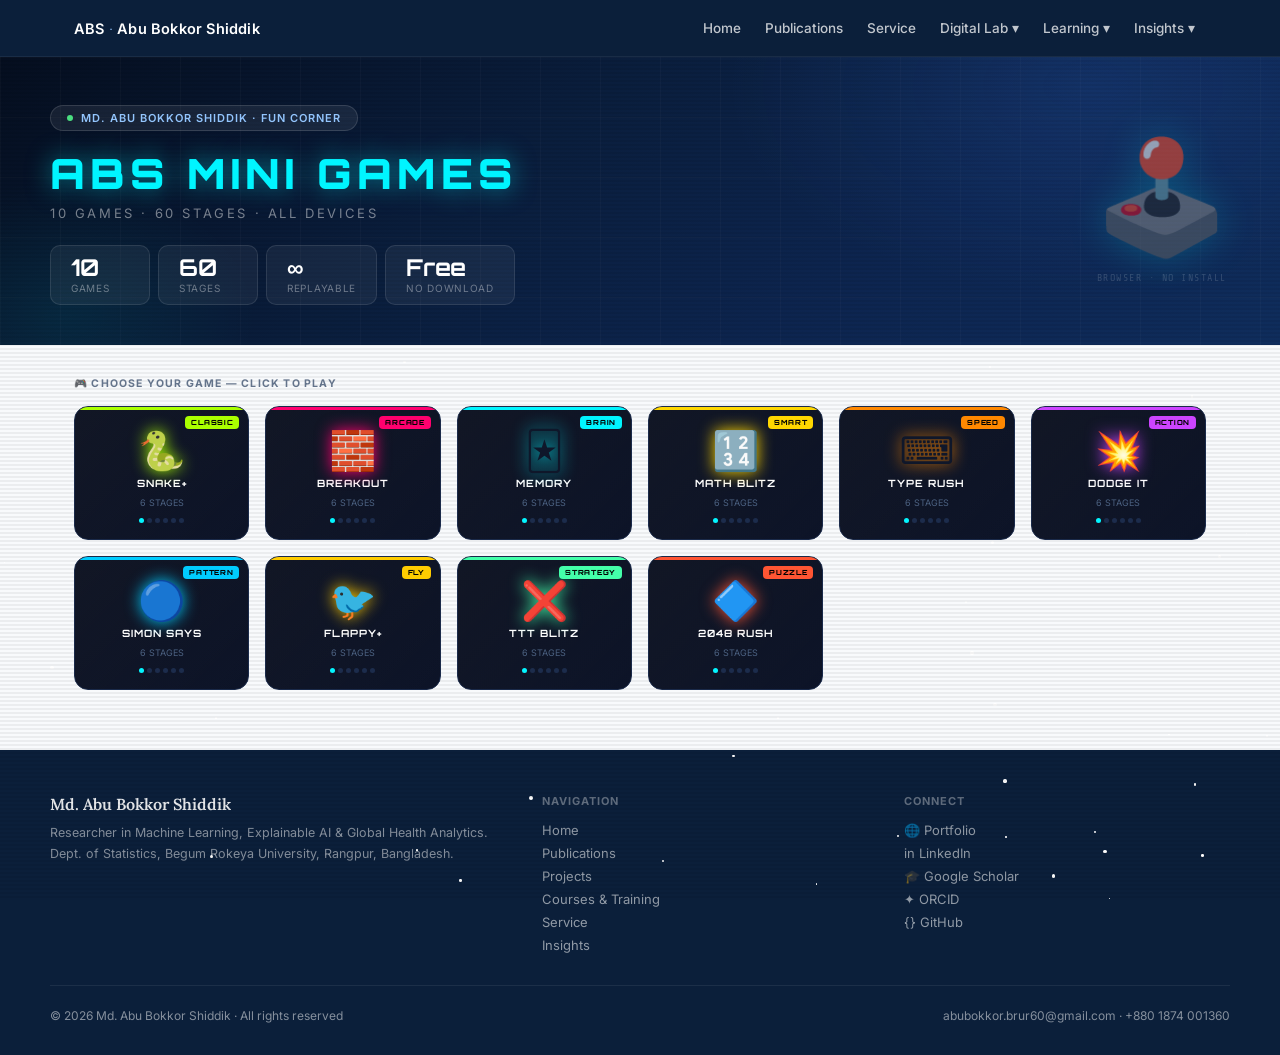
<file: game.html>
<!DOCTYPE html>
<html lang="en">
<head>
  <link rel="icon" type="image/png" href="https://raw.githubusercontent.com/abubokkorshiddik/AbuBokkorShiddik.abs798/main/abslogo.png">
  <link rel="apple-touch-icon" href="https://raw.githubusercontent.com/abubokkorshiddik/AbuBokkorShiddik.abs798/main/abslogo.png">
  <meta charset="UTF-8">
  <meta name="viewport" content="width=device-width, initial-scale=1.0, user-scalable=no">
  <meta name="description" content="ABS Mini Games — A fun browser game hub by Md. Abu Bokkor Shiddik. 10 games, 60 stages, no downloads needed.">
  <title>ABS Mini Games | Md. Abu Bokkor Shiddik</title>
  <link rel="preconnect" href="https://fonts.googleapis.com">
  <link rel="preconnect" href="https://fonts.gstatic.com" crossorigin>
  <link href="https://fonts.googleapis.com/css2?family=Inter:wght@300;400;500;600;700&family=Lora:ital,wght@0,500;0,600;1,400&family=Orbitron:wght@400;700;900&family=Share+Tech+Mono&display=swap" rel="stylesheet">
  <style>
    *, *::before, *::after { box-sizing: border-box; margin: 0; padding: 0; -webkit-tap-highlight-color: transparent; }
    html { overflow-x: hidden; }

    /* ── SITE-WIDE TOKENS ── */
    :root {
      --navy: #0b1f3a; --blue: #1a56db; --blue-h: #1648c0;
      --border: #e2e8f0; --bg: #f8fafc; --white: #fff;
      --text: #0f172a; --text2: #334155; --text3: #64748b;
    }

    /* ══════════════════════════
       SITE NAVBAR
    ══════════════════════════ */
    .site-navbar {
      background: var(--navy);
      position: sticky; top: 0; z-index: 9999;
      border-bottom: 1px solid rgba(255,255,255,.06);
    }
    .nav-inner { max-width: 1180px; margin: auto; padding: 0 24px; display: flex; align-items: center; height: 56px; }
    .nav-brand { font-family: 'Inter', sans-serif; font-size: 14.5px; font-weight: 600; color: #fff; letter-spacing: .2px; margin-right: auto; white-space: nowrap; }
    .nav-brand span { color: #93c5fd; font-weight: 300; }
    .nav-links { display: flex; align-items: center; gap: 2px; }
    .nav-links > a, .dropbtn {
      color: rgba(255,255,255,.75); font-size: 13.5px; font-weight: 500;
      padding: 6px 11px; border-radius: 6px; border: none; background: none;
      cursor: pointer; font-family: 'Inter', sans-serif;
      transition: background .18s, color .18s; white-space: nowrap;
      display: flex; align-items: center; gap: 4px;
    }
    .nav-links > a:hover, .dropbtn:hover { color: #fff; background: rgba(255,255,255,.09); }
    .dropdown { position: relative; }
    .dropdown-content {
      position: absolute; top: calc(100% + 6px); left: 0; background: #132444;
      border: 1px solid rgba(255,255,255,.1); border-radius: 10px; min-width: 190px; padding: 6px;
      box-shadow: 0 12px 32px rgba(0,0,0,.3); opacity: 0; visibility: hidden;
      transform: translateY(6px); transition: opacity .2s, transform .2s, visibility .2s;
      pointer-events: none; z-index: 9999;
    }
    .dropdown:hover .dropdown-content, .dropdown.active .dropdown-content { opacity: 1; visibility: visible; transform: translateY(0); pointer-events: auto; }
    .dropdown-content a { display: flex; align-items: center; gap: 8px; padding: 8px 12px; color: rgba(255,255,255,.72); font-size: 13px; font-weight: 500; border-radius: 6px; transition: background .15s, color .15s; text-decoration: none; }
    .dropdown-content a:hover { background: rgba(255,255,255,.08); color: #fff; }
    .hamburger { display: none; flex-direction: column; gap: 5px; background: none; border: none; cursor: pointer; padding: 7px; border-radius: 6px; margin-left: 10px; transition: background .2s; }
    .hamburger:hover { background: rgba(255,255,255,.1); }
    .hamburger span { display: block; width: 21px; height: 2px; background: rgba(255,255,255,.85); border-radius: 2px; transition: transform .28s, opacity .28s; }
    .hamburger.open span:nth-child(1) { transform: translateY(7px) rotate(45deg); }
    .hamburger.open span:nth-child(2) { opacity: 0; }
    .hamburger.open span:nth-child(3) { transform: translateY(-7px) rotate(-45deg); }
    .nav-drawer { display: none; background: #0d1c38; border-top: 1px solid rgba(255,255,255,.07); overflow: hidden; max-height: 0; transition: max-height .38s cubic-bezier(.4,0,.2,1); }
    .nav-drawer.open { max-height: 700px; }
    .drawer-inner { padding: 8px 0 16px; }
    .drawer-link { display: block; color: rgba(255,255,255,.78); font-size: 15px; font-weight: 500; padding: 11px 24px; transition: background .15s, color .15s; text-decoration: none; }
    .drawer-link:hover { background: rgba(255,255,255,.06); color: #fff; }
    .drawer-sec { font-size: 10.5px; font-weight: 700; text-transform: uppercase; letter-spacing: 1.2px; color: rgba(255,255,255,.3); padding: 14px 24px 4px; }
    .drawer-sub .drawer-link { padding-left: 38px; font-size: 14px; color: rgba(255,255,255,.58); }
    .drawer-div { height: 1px; background: rgba(255,255,255,.06); margin: 4px 0; }
    @media (max-width: 900px) { .nav-links { display: none; } .hamburger { display: flex; } .nav-drawer { display: block; } }

    /* ══════════════════════════
       ARCADE HUB PAGE
    ══════════════════════════ */
    body { font-family: 'Inter', system-ui, sans-serif; color: var(--text); background: var(--bg); }
    a { color: inherit; text-decoration: none; }

    /* Hub hero banner */
    .hub-hero {
      background: linear-gradient(140deg, #050e1f 0%, #0a1e3d 40%, #0d2550 70%, #0f2d5c 100%);
      color: #fff; padding: 48px 24px 40px; position: relative; overflow: hidden;
    }
    .hub-hero::before {
      content: ''; position: absolute; inset: 0;
      background-image: linear-gradient(rgba(255,255,255,.025) 1px, transparent 1px), linear-gradient(90deg, rgba(255,255,255,.025) 1px, transparent 1px);
      background-size: 60px 60px; pointer-events: none;
    }
    .hub-hero::after {
      content: ''; position: absolute; inset: 0;
      background: radial-gradient(ellipse 600px 350px at 85% 10%, rgba(59,130,246,.14) 0%, transparent 60%), radial-gradient(ellipse 350px 250px at 5% 90%, rgba(0,245,255,.08) 0%, transparent 55%);
      pointer-events: none;
    }
    .hub-hero-inner { max-width: 1180px; margin: auto; position: relative; z-index: 1; display: grid; grid-template-columns: 1fr auto; gap: 40px; align-items: center; }
    .hub-hero-right { display: flex; flex-direction: column; align-items: center; gap: 10px; opacity: .55; }
    .hub-hero-right-icon { font-size: clamp(64px, 10vw, 110px); filter: drop-shadow(0 0 20px rgba(0,245,255,.4)); animation: icon-float 3s ease-in-out infinite; }
    @keyframes icon-float { 0%,100%{transform:translateY(0)} 50%{transform:translateY(-10px)} }
    .hub-hero-right-label { font-size: 10px; color: rgba(255,255,255,.3); letter-spacing: .15em; text-transform: uppercase; font-family: 'Share Tech Mono', monospace; }
    .hub-eyebrow { display: inline-flex; align-items: center; gap: 8px; background: rgba(255,255,255,.07); border: 1px solid rgba(255,255,255,.13); border-radius: 24px; padding: 5px 16px; font-size: 11px; font-weight: 600; letter-spacing: 1px; text-transform: uppercase; color: #93c5fd; margin-bottom: 16px; }
    .hub-eyebrow-dot { width: 6px; height: 6px; background: #4ade80; border-radius: 50%; animation: pdot 2s infinite; }
    @keyframes pdot { 0%,100%{opacity:1} 50%{opacity:.4} }
    .hub-title { font-family: 'Orbitron', sans-serif; font-size: clamp(1.6rem, 4vw, 2.6rem); font-weight: 900; letter-spacing: .12em; color: #00f5ff; text-shadow: 0 0 24px rgba(0,245,255,.5); margin-bottom: 6px; animation: glow 2.5s infinite alternate; }
    @keyframes glow { from { text-shadow: 0 0 10px #00f5ff; } to { text-shadow: 0 0 30px #00f5ff, 0 0 60px rgba(0,245,255,.35); } }
    .hub-sub { font-size: 13px; color: rgba(255,255,255,.45); letter-spacing: .2em; text-transform: uppercase; margin-bottom: 24px; }
    .hub-stats { display: flex; flex-wrap: wrap; gap: 8px; }
    .hub-stat { background: rgba(255,255,255,.055); border: 1px solid rgba(255,255,255,.1); border-radius: 10px; padding: 10px 20px; display: flex; flex-direction: column; min-width: 100px; }
    .hub-stat-n { font-size: 1.45rem; font-weight: 700; color: #fff; line-height: 1; margin-bottom: 3px; font-family: 'Orbitron', sans-serif; }
    .hub-stat-l { font-size: 10px; color: rgba(255,255,255,.38); text-transform: uppercase; letter-spacing: .7px; }

    /* Stars background for hub */
    #stars { position: fixed; inset: 0; z-index: 0; overflow: hidden; pointer-events: none; }
    .star { position: absolute; border-radius: 50%; animation: tw var(--d,3s) infinite alternate; }
    @keyframes tw { from{opacity:.15;transform:scale(.8)} to{opacity:.8;transform:scale(1.2)} }

    /* CRT scanlines overlay */
    .scanlines { position: fixed; inset: 0; pointer-events: none; z-index: 1; background: repeating-linear-gradient(0deg, transparent, transparent 2px, rgba(0,0,0,.05) 2px, rgba(0,0,0,.05) 4px); }

    /* Game grid */
    .hub-body { max-width: 1180px; margin: 0 auto; padding: 32px 24px 60px; position: relative; z-index: 2; }
    .hub-section-title { font-size: 10.5px; font-weight: 700; text-transform: uppercase; letter-spacing: 1.2px; color: var(--text3); margin-bottom: 16px; }
    .game-grid { display: grid; grid-template-columns: repeat(auto-fill, minmax(160px, 1fr)); gap: 16px; }

    .game-card {
      position: relative; border: 1px solid #1a2a4a; border-radius: 14px;
      background: linear-gradient(145deg, #0a0f1e, #0d1428);
      padding: 20px 14px 16px; cursor: pointer;
      display: flex; flex-direction: column; align-items: center; gap: 8px;
      transition: transform .2s, border-color .2s, box-shadow .2s;
      animation: card-in .5s both; animation-delay: calc(var(--i) * .06s);
      overflow: hidden;
    }
    .game-card::before { content: ''; position: absolute; inset: 0; background: linear-gradient(135deg, rgba(255,255,255,.03), transparent); border-radius: 14px; }
    @keyframes card-in { from{opacity:0;transform:translateY(24px)} to{opacity:1;transform:translateY(0)} }
    .game-card:hover, .game-card:active { transform: translateY(-4px) scale(1.03); border-color: var(--c, #00f5ff); box-shadow: 0 8px 28px rgba(0,0,0,.4), 0 0 20px rgba(0,245,255,.15); }
    .game-card-top-bar { position: absolute; top: 0; left: 0; right: 0; height: 2.5px; border-radius: 14px 14px 0 0; background: var(--c, #00f5ff); }
    .game-card-badge { position: absolute; top: 9px; right: 9px; background: var(--c, #00f5ff); color: #000; font-size: 7px; font-weight: 800; letter-spacing: .1em; padding: 2px 6px; border-radius: 4px; font-family: 'Orbitron', sans-serif; }
    .game-card-icon { font-size: 38px; line-height: 1; filter: drop-shadow(0 0 8px var(--c, #00f5ff)); margin-top: 4px; }
    .game-card-name { font-family: 'Orbitron', sans-serif; font-size: 10px; font-weight: 700; letter-spacing: .1em; text-align: center; color: #fff; }
    .game-card-meta { font-size: 9px; color: #4a6080; text-align: center; }
    .game-card-stages { display: flex; gap: 3px; justify-content: center; flex-wrap: wrap; margin-top: 2px; }
    .stage-dot { width: 5px; height: 5px; border-radius: 50%; background: #1a2a4a; }
    .stage-dot.done { background: #aaff00; }
    .stage-dot.unlocked { background: #00f5ff; }

    /* ══════════════════════════
       GAME OVERLAY (full-screen)
    ══════════════════════════ */
    #overlay {
      position: fixed; inset: 0; z-index: 10000;
      background: #07090f; display: none; flex-direction: column;
    }
    #overlay.active { display: flex; }

    /* Overlay header */
    .ov-header { display: flex; align-items: center; gap: 10px; padding: 10px 16px; border-bottom: 1px solid #1a2a4a; flex-shrink: 0; background: #0a0f1e; }
    #backBtn { background: none; border: 1px solid #1a2a4a; color: #00f5ff; cursor: pointer; padding: 5px 12px; border-radius: 6px; font-family: 'Share Tech Mono', monospace; font-size: 11px; transition: all .2s; white-space: nowrap; }
    #backBtn:hover { border-color: #00f5ff; box-shadow: 0 0 10px rgba(0,245,255,.3); }
    .ov-title { font-family: 'Orbitron', sans-serif; font-size: 13px; font-weight: 700; color: #fff; letter-spacing: .08em; flex: 1; }
    .ov-stage-label { font-size: 10px; color: #4a6080; white-space: nowrap; }

    /* Stage bar */
    .stage-bar { display: flex; gap: 5px; padding: 7px 14px; flex-shrink: 0; overflow-x: auto; scrollbar-width: none; background: rgba(8,12,26,.9); border-bottom: 1px solid #1a2a4a; }
    .stage-bar::-webkit-scrollbar { display: none; }
    .stbtn { flex-shrink: 0; background: none; border: 1px solid #1a2a4a; color: #4a6080; padding: 4px 11px; border-radius: 14px; font-family: 'Share Tech Mono', monospace; font-size: 10px; cursor: pointer; transition: all .2s; white-space: nowrap; }
    .stbtn.active { border-color: #00f5ff; color: #00f5ff; background: rgba(0,245,255,.07); }
    .stbtn.locked { opacity: .3; cursor: not-allowed; }
    .stbtn.done { border-color: #aaff00; color: #aaff00; }

    /* HUD */
    .hud { display: flex; justify-content: space-between; align-items: center; padding: 6px 16px; font-size: 11px; background: rgba(4,7,14,.97); border-bottom: 1px solid #1a2a4a; flex-shrink: 0; font-family: 'Share Tech Mono', monospace; }
    .hud span { color: #4a6080; }
    .hud strong { color: #00f5ff; font-size: 14px; }
    #livesDisp { color: #ff006e; font-size: 13px; letter-spacing: 2px; }

    /* Game viewport */
    .gview { flex: 1; position: relative; overflow: hidden; touch-action: none; }

    /* ── SCREENS (start/win/lose) ── */
    .screen {
      position: absolute; inset: 0; z-index: 50;
      display: flex; flex-direction: column; align-items: center; justify-content: center;
      gap: 14px; padding: 24px; background: rgba(4,7,14,.97); text-align: center;
      font-family: 'Share Tech Mono', monospace;
    }
    /* KEY FIX: when screen is hidden it must be fully removed from layout */
    .screen.hidden { display: none !important; }
    .screen h2 { font-family: 'Orbitron', sans-serif; font-size: clamp(18px, 4vw, 28px); font-weight: 900; }
    .screen p { font-size: 11px; color: #4a6080; max-width: 300px; line-height: 1.8; }
    .diff-badge { display: inline-block; padding: 3px 9px; border-radius: 10px; font-size: 9px; font-weight: 700; letter-spacing: .1em; font-family: 'Orbitron', sans-serif; }
    .diff-easy    { background: #1a3a1a; color: #aaff00; border: 1px solid #aaff00; }
    .diff-medium  { background: #3a2a0a; color: #ffd700; border: 1px solid #ffd700; }
    .diff-hard    { background: #3a0a1a; color: #ff006e; border: 1px solid #ff006e; }
    .diff-extreme { background: #2a0a3a; color: #cc44ff; border: 1px solid #cc44ff; }
    .play-btn { background: linear-gradient(135deg, #00f5ff, #0080ff); color: #000; border: none; padding: 11px 30px; border-radius: 9px; font-family: 'Orbitron', sans-serif; font-size: 12px; font-weight: 700; cursor: pointer; letter-spacing: .08em; transition: transform .15s, box-shadow .15s; }
    .play-btn:hover, .play-btn:active { transform: scale(1.05); box-shadow: 0 0 20px rgba(0,245,255,.4); }
    .sec-btn { background: none; border: 1px solid #1a2a4a; color: #c8d8f0; padding: 8px 20px; border-radius: 8px; font-family: 'Share Tech Mono', monospace; font-size: 11px; cursor: pointer; transition: border-color .2s; }
    .sec-btn:hover { border-color: #4a6080; }

    /* D-Pad */
    .dpad { position: absolute; bottom: 12px; left: 12px; display: grid; grid-template-columns: repeat(3, 44px); grid-template-rows: repeat(3, 44px); gap: 3px; z-index: 60; }
    .dpad button { background: rgba(10,15,30,.9); border: 1px solid #1a2a4a; border-radius: 8px; color: #00f5ff; font-size: 18px; cursor: pointer; display: flex; align-items: center; justify-content: center; touch-action: none; user-select: none; transition: background .1s; }
    .dpad button:active { background: rgba(0,245,255,.25); }
    .dpad .blank { background: none !important; border-color: transparent !important; pointer-events: none; }
    .act-btn { position: absolute; bottom: 24px; right: 16px; z-index: 60; width: 58px; height: 58px; border-radius: 50%; border: 2px solid #ff006e; background: rgba(255,0,110,.15); color: #ff006e; font-size: 22px; cursor: pointer; display: flex; align-items: center; justify-content: center; touch-action: none; transition: background .1s, transform .1s; }
    .act-btn:active { background: rgba(255,0,110,.4); transform: scale(.92); }

    /* ══════════════════════════
       SITE FOOTER
    ══════════════════════════ */
    .site-footer { background: var(--navy); color: rgba(255,255,255,.5); padding: 44px 24px 32px; }
    .footer-inner { max-width: 1180px; margin: auto; display: grid; grid-template-columns: 1.4fr 1fr 1fr; gap: 36px; padding-bottom: 32px; border-bottom: 1px solid rgba(255,255,255,.07); }
    .footer-col-title { font-size: 11px; font-weight: 700; text-transform: uppercase; letter-spacing: 1px; color: rgba(255,255,255,.35); margin-bottom: 14px; font-family: 'Inter', sans-serif; }
    .footer-name { font-family: 'Lora', serif; font-size: 16px; font-weight: 600; color: rgba(255,255,255,.9); margin-bottom: 8px; }
    .footer-desc { font-size: 12.5px; line-height: 1.7; font-family: 'Inter', sans-serif; }
    .footer-links { display: flex; flex-direction: column; gap: 7px; }
    .footer-links a { font-size: 13px; color: rgba(255,255,255,.55); transition: color .15s; font-family: 'Inter', sans-serif; }
    .footer-links a:hover { color: rgba(255,255,255,.9); }
    .footer-links.social a:hover { color: #93c5fd; }
    .footer-bottom { max-width: 1180px; margin: 22px auto 0; display: flex; justify-content: space-between; align-items: center; flex-wrap: wrap; gap: 8px; }
    .footer-bottom p { font-size: 12px; font-family: 'Inter', sans-serif; }
    /* ── RESPONSIVE ── */
    @media (max-width: 1024px) {
      .footer-inner { grid-template-columns: 1fr 1fr; }
      .game-grid { grid-template-columns: repeat(auto-fill, minmax(140px, 1fr)); }
    }
    @media (max-width: 768px) {
      .hub-hero { padding: 36px 18px 30px; }
      .hub-hero-inner { grid-template-columns: 1fr; gap: 0; }
      .hub-hero-right { display: none; }
      .hub-title { letter-spacing: .08em; }
      .hub-stats { gap: 6px; }
      .hub-stat { padding: 8px 14px; min-width: 82px; }
      .hub-stat-n { font-size: 1.2rem; }
      .hub-body { padding: 24px 16px 48px; }
      .game-grid { grid-template-columns: repeat(auto-fill, minmax(130px, 1fr)); gap: 10px; }
      /* overlay: tighter header on small screens */
      .ov-header { padding: 8px 12px; gap: 8px; }
      .ov-title { font-size: 11px; }
      .ov-stage-label { display: none; }
      .stage-bar { padding: 5px 10px; gap: 4px; }
      .stbtn { font-size: 9px; padding: 3px 8px; }
      .hud { padding: 5px 12px; font-size: 10px; }
      .hud strong { font-size: 12px; }
      /* d-pad smaller on tablet */
      .dpad { grid-template-columns: repeat(3, 38px); grid-template-rows: repeat(3, 38px); bottom: 8px; left: 8px; }
      .dpad button { font-size: 15px; }
      .act-btn { width: 50px; height: 50px; font-size: 18px; bottom: 16px; right: 12px; }
    }
    @media (max-width: 600px) {
      .footer-inner { grid-template-columns: 1fr; }
      .footer-bottom { flex-direction: column; text-align: center; }
      /* hub: 2 columns on small phones */
      .game-grid { grid-template-columns: repeat(2, 1fr); gap: 10px; }
      .game-card { padding: 16px 10px 14px; }
      .game-card-icon { font-size: 30px; }
      .game-card-name { font-size: 9px; }
      .hub-hero { padding: 28px 14px 24px; }
      .hub-title { font-size: clamp(1.3rem, 7vw, 1.8rem); letter-spacing: .06em; }
      .hub-sub { font-size: 11px; letter-spacing: .12em; }
      .hub-eyebrow { font-size: 9.5px; padding: 4px 12px; }
      .hub-stat { padding: 7px 12px; min-width: 72px; }
      .hub-stat-n { font-size: 1.1rem; }
      .hub-stat-l { font-size: 9px; }
      .hub-body { padding: 18px 12px 40px; }
      /* overlay on phone: ultra-compact */
      .ov-header { padding: 7px 10px; }
      #backBtn { padding: 4px 8px; font-size: 10px; }
      .ov-title { font-size: 10px; }
      .stage-bar { padding: 4px 8px; }
      .stbtn { font-size: 8.5px; padding: 3px 7px; }
      .hud { padding: 4px 10px; font-size: 9.5px; }
      /* d-pad even smaller on phones */
      .dpad { grid-template-columns: repeat(3, 34px); grid-template-rows: repeat(3, 34px); gap: 2px; bottom: 6px; left: 6px; }
      .dpad button { font-size: 13px; border-radius: 6px; }
      .act-btn { width: 46px; height: 46px; font-size: 16px; bottom: 12px; right: 10px; }
    }
    @media (max-width: 360px) {
      .game-grid { grid-template-columns: repeat(2, 1fr); gap: 8px; }
      .game-card { padding: 14px 8px 12px; }
      .game-card-icon { font-size: 26px; }
      .hub-title { font-size: 1.2rem; }
    }
  </style>
</head>
<body>

<!-- ═══ STARS (behind hub only, hidden when overlay active) ═══ -->
<div id="stars"></div>
<div class="scanlines"></div>

<nav class="site-navbar" id="siteNav">
  <div class="nav-inner">
    <div class="nav-brand">ABS<span> · </span>Abu Bokkor Shiddik</div>
    <div class="nav-links">
      <a href="home.html">Home</a>
      <a href="publications.html">Publications</a>
      <a href="service.html">Service</a>
      <div class="dropdown">
        <button class="dropbtn">Digital Lab ▾</button>
        <div class="dropdown-content">
          <a href="projects.html">⚗ Projects</a>
          <a href="data-code.html">💾 Data &amp; Code</a>
          <a href="game.html">🎮 Games</a>
        </div>
      </div>
      <div class="dropdown">
        <button class="dropbtn">Learning ▾</button>
        <div class="dropdown-content">
          <a href="courses.html">🎓 Courses &amp; Training</a>
          <a href="Learning Notes.html">📖 Learning Notes</a>
          <a href="conference-and-workshop.html">🏛 Conferences &amp; Workshops</a>
        </div>
      </div>
      <div class="dropdown">
        <button class="dropbtn">Insights ▾</button>
        <div class="dropdown-content">
          <a href="insights.html">✍ Posts</a>
          <a href="videos.html">▶ Videos</a>
          <a href="archive.html">📷 Photos &amp; Archive</a>
        </div>
      </div>
    </div>
    <button class="hamburger" id="hamburger" aria-label="Toggle menu">
      <span></span><span></span><span></span>
    </button>
  </div>
  <div class="nav-drawer" id="navDrawer">
    <div class="drawer-inner">
      <a class="drawer-link" href="home.html">Home</a>
      <a class="drawer-link" href="publications.html">Publications</a>
      <a class="drawer-link" href="service.html">Service</a>
      <div class="drawer-div"></div>
      <div class="drawer-sec">Digital Lab</div>
      <div class="drawer-sub">
        <a class="drawer-link" href="projects.html">⚗ Projects</a>
        <a class="drawer-link" href="data-code.html">💾 Data &amp; Code</a>
        <a class="drawer-link" href="game.html">🎮 Games</a>
      </div>
      <div class="drawer-div"></div>
      <div class="drawer-sec">Learning &amp; Events</div>
      <div class="drawer-sub">
        <a class="drawer-link" href="courses.html">🎓 Courses &amp; Training</a>
        <a class="drawer-link" href="Learning Notes.html">📖 Learning Notes</a>
        <a class="drawer-link" href="conference-and-workshop.html">🏛 Conferences &amp; Workshops</a>
      </div>
      <div class="drawer-div"></div>
      <div class="drawer-sec">Insights</div>
      <div class="drawer-sub">
        <a class="drawer-link" href="insights.html">✍ Posts</a>
        <a class="drawer-link" href="videos.html">▶ Videos</a>
        <a class="drawer-link" href="archive.html">📷 Photos &amp; Archive</a>
      </div>
    </div>
  </div>
</nav>
  
<!-- ═══════════════════════════════════
     HUB PAGE
═══════════════════════════════════ -->
<div id="hubPage">

  <!-- Hero -->
  <section class="hub-hero">
    <div class="hub-hero-inner">
      <div>
        <div class="hub-eyebrow"><span class="hub-eyebrow-dot"></span> Md. Abu Bokkor Shiddik · Fun Corner</div>
        <div class="hub-title">ABS MINI GAMES</div>
        <div class="hub-sub">10 Games &middot; 60 Stages &middot; All Devices</div>
        <div class="hub-stats">
          <div class="hub-stat"><div class="hub-stat-n">10</div><div class="hub-stat-l">Games</div></div>
          <div class="hub-stat"><div class="hub-stat-n">60</div><div class="hub-stat-l">Stages</div></div>
          <div class="hub-stat"><div class="hub-stat-n">∞</div><div class="hub-stat-l">Replayable</div></div>
          <div class="hub-stat"><div class="hub-stat-n">Free</div><div class="hub-stat-l">No Download</div></div>
        </div>
      </div>
      <div class="hub-hero-right">
        <div class="hub-hero-right-icon">🕹️</div>
        <div class="hub-hero-right-label">Browser · No Install</div>
      </div>
    </div>
  </section>

  <!-- Game Grid -->
  <div class="hub-body">
    <div class="hub-section-title">🎮 Choose your game — click to play</div>
    <div class="game-grid" id="gameGrid"></div>
  </div>

  <!-- Footer -->
  <footer class="site-footer">
    <div class="footer-inner">
      <div>
        <div class="footer-name">Md. Abu Bokkor Shiddik</div>
        <p class="footer-desc">Researcher in Machine Learning, Explainable AI &amp; Global Health Analytics. Dept. of Statistics, Begum Rokeya University, Rangpur, Bangladesh.</p>
      </div>
      <div>
        <div class="footer-col-title">Navigation</div>
        <div class="footer-links">
          <a href="home.html">Home</a>
          <a href="publications.html">Publications</a>
          <a href="projects.html">Projects</a>
          <a href="courses.html">Courses &amp; Training</a>
          <a href="service.html">Service</a>
          <a href="insights.html">Insights</a>
        </div>
      </div>
      <div>
        <div class="footer-col-title">Connect</div>
        <div class="footer-links social">
          <a href="https://abubokkorshiddik.github.io/Portfolio-AbuBokkorShiddik/" target="_blank">🌐 Portfolio</a>
          <a href="https://www.linkedin.com/in/abu-bokkor-shiddik-abs798/" target="_blank">in LinkedIn</a>
          <a href="https://scholar.google.com/citations?user=JWeBd3IAAAAJ" target="_blank">🎓 Google Scholar</a>
          <a href="https://orcid.org/0009-0002-0424-446X" target="_blank">✦ ORCID</a>
          <a href="https://github.com/abubokkorshiddik" target="_blank">&#123;&#125; GitHub</a>
        </div>
      </div>
    </div>
    <div class="footer-bottom">
      <p>© 2026 Md. Abu Bokkor Shiddik · All rights reserved</p>
      <p>abubokkor.brur60@gmail.com · +880 1874 001360</p>
    </div>
  </footer>

</div><!-- /hubPage -->

<!-- ═══════════════════════════════════
     GAME OVERLAY (full-screen, z:10000)
═══════════════════════════════════ -->
<div id="overlay">
  <div class="ov-header">
    <button id="backBtn" onclick="closeGame()">&#9664; HUB</button>
    <div class="ov-title" id="ovTitle"></div>
    <div class="ov-stage-label" id="ovStage"></div>
  </div>
  <div class="stage-bar" id="stageBar"></div>
  <div style="flex:1;position:relative;display:flex;flex-direction:column;overflow:hidden">
    <div class="hud">
      <div><span>SCORE </span><strong id="scoreDisp">0</strong></div>
      <div><strong id="livesDisp">♥♥♥</strong></div>
      <div><span>BEST </span><strong id="bestDisp">0</strong></div>
    </div>
    <div class="gview" id="gview"></div>
  </div>
</div>

<script>
/* ═══════════════════════
   STARS
═══════════════════════ */
(function(){
  const s = document.getElementById('stars');
  for (let i = 0; i < 80; i++) {
    const d = document.createElement('div');
    d.className = 'star';
    const sz = Math.random() * 3 + 1;
    d.style.cssText = `width:${sz}px;height:${sz}px;left:${Math.random()*100}%;top:${Math.random()*100}%;background:#fff;--d:${(Math.random()*4+2).toFixed(1)}s;animation-delay:${(Math.random()*5).toFixed(1)}s`;
    s.appendChild(d);
  }
})();

/* ═══════════════════════
   NAVBAR
═══════════════════════ */
document.querySelectorAll('.dropbtn').forEach(function(btn) {
  btn.addEventListener('click', function(e) {
    e.stopPropagation();
    var dd = btn.closest('.dropdown');
    var open = dd.classList.contains('active');
    document.querySelectorAll('.dropdown.active').forEach(function(d){ d.classList.remove('active'); });
    if (!open) dd.classList.add('active');
  });
});
document.addEventListener('click', function() {
  document.querySelectorAll('.dropdown.active').forEach(function(d){ d.classList.remove('active'); });
});
var ham = document.getElementById('hamburger');
var navDrawer = document.getElementById('navDrawer');
ham.addEventListener('click', function() { ham.classList.toggle('open'); navDrawer.classList.toggle('open'); });
navDrawer.querySelectorAll('a').forEach(function(a) {
  a.addEventListener('click', function() { ham.classList.remove('open'); navDrawer.classList.remove('open'); });
});

/* ═══════════════════════
   GAME DATA
═══════════════════════ */
var GAMES = [
  {id:'snake',   name:'SNAKE+',     icon:'🐍', color:'#aaff00', badge:'CLASSIC',  stages:[
    {name:'Grass',  diff:'easy',    speed:140, walls:false, goal:5},
    {name:'Desert', diff:'easy',    speed:115, walls:false, goal:8},
    {name:'Ocean',  diff:'medium',  speed:95,  walls:true,  goal:10},
    {name:'Lava',   diff:'medium',  speed:75,  walls:true,  goal:14},
    {name:'Storm',  diff:'hard',    speed:55,  walls:true,  goal:18},
    {name:'Void',   diff:'extreme', speed:35,  walls:true,  goal:24}]},
  {id:'breakout',name:'BREAKOUT',   icon:'🧱', color:'#ff006e', badge:'ARCADE',   stages:[
    {name:'Warm Up', diff:'easy',    rows:2, cols:5, spd:3},
    {name:'Bricks',  diff:'easy',    rows:3, cols:6, spd:4},
    {name:'Fort',    diff:'medium',  rows:4, cols:7, spd:5},
    {name:'Tower',   diff:'medium',  rows:5, cols:8, spd:6},
    {name:'Castle',  diff:'hard',    rows:6, cols:9, spd:7},
    {name:'INFERNO', diff:'extreme', rows:7, cols:9, spd:9}]},
  {id:'memory',  name:'MEMORY',     icon:'🃏', color:'#00f5ff', badge:'BRAIN',    stages:[
    {name:'2×2', diff:'easy',    size:4},  {name:'3×2', diff:'easy',    size:6},
    {name:'4×3', diff:'medium',  size:12}, {name:'4×4', diff:'medium',  size:16},
    {name:'5×4', diff:'hard',    size:20}, {name:'6×4', diff:'extreme', size:24}]},
  {id:'math',    name:'MATH BLITZ', icon:'🔢', color:'#ffd700', badge:'SMART',    stages:[
    {name:'Add',   diff:'easy',    ops:['+'],           max:10,  target:8,  time:30},
    {name:'Sub',   diff:'easy',    ops:['-'],           max:15,  target:10, time:30},
    {name:'Mul',   diff:'medium',  ops:['x'],           max:12,  target:10, time:28},
    {name:'Mixed', diff:'medium',  ops:['+','-','x'],   max:15,  target:12, time:25},
    {name:'Hard',  diff:'hard',    ops:['+','-','x','/'],max:20, target:15, time:22},
    {name:'CHAOS', diff:'extreme', ops:['+','-','x','/'],max:50, target:20, time:18}]},
  {id:'typing',  name:'TYPE RUSH',  icon:'⌨️', color:'#ff8800', badge:'SPEED',    stages:[
    {name:'Short', diff:'easy',    len:3, target:8,  time:30},
    {name:'Words', diff:'easy',    len:4, target:10, time:28},
    {name:'Long',  diff:'medium',  len:5, target:12, time:26},
    {name:'Speed', diff:'medium',  len:6, target:14, time:24},
    {name:'Turbo', diff:'hard',    len:7, target:16, time:20},
    {name:'SONIC', diff:'extreme', len:8, target:20, time:18}]},
  {id:'dodge',   name:'DODGE IT',   icon:'💥', color:'#cc44ff', badge:'ACTION',   stages:[
    {name:'Drizzle',  diff:'easy',    spd:1.5, rate:1400, time:15},
    {name:'Rain',     diff:'easy',    spd:2.2, rate:1000, time:18},
    {name:'Hail',     diff:'medium',  spd:3,   rate:750,  time:22},
    {name:'Storm',    diff:'medium',  spd:4,   rate:550,  time:26},
    {name:'Blizzard', diff:'hard',    spd:5.5, rate:380,  time:30},
    {name:'METEOR',   diff:'extreme', spd:7.5, rate:220,  time:35}]},
  {id:'simon',   name:'SIMON SAYS', icon:'🔵', color:'#00ccff', badge:'PATTERN',  stages:[
    {name:'Newbie',  diff:'easy',    seq:3,  spd:700},
    {name:'Learner', diff:'easy',    seq:5,  spd:580},
    {name:'Player',  diff:'medium',  seq:7,  spd:460},
    {name:'Pro',     diff:'medium',  seq:10, spd:360},
    {name:'Expert',  diff:'hard',    seq:14, spd:260},
    {name:'MASTER',  diff:'extreme', seq:20, spd:180}]},
  {id:'flappy',  name:'FLAPPY+',    icon:'🐦', color:'#ffcc00', badge:'FLY',      stages:[
    {name:'Calm',    diff:'easy',    gap:170, spd:2,   grav:.22},
    {name:'Breezy',  diff:'easy',    gap:150, spd:2.5, grav:.25},
    {name:'Gusty',   diff:'medium',  gap:128, spd:3,   grav:.28},
    {name:'Windy',   diff:'medium',  gap:110, spd:3.6, grav:.31},
    {name:'Stormy',  diff:'hard',    gap:92,  spd:4.2, grav:.34},
    {name:'TORNADO', diff:'extreme', gap:72,  spd:5.2, grav:.38}]},
  {id:'ttt',     name:'TTT BLITZ',  icon:'❌', color:'#44ffaa', badge:'STRATEGY', stages:[
    {name:'Random',  diff:'easy',    ai:'random'},
    {name:'Block',   diff:'easy',    ai:'block'},
    {name:'Smart',   diff:'medium',  ai:'minimax2'},
    {name:'Hard',    diff:'medium',  ai:'minimax4'},
    {name:'Expert',  diff:'hard',    ai:'minimax6'},
    {name:'PERFECT', diff:'extreme', ai:'minimax'}]},
  {id:'g2048',   name:'2048 RUSH',  icon:'🔷', color:'#ff5533', badge:'PUZZLE',   stages:[
    {name:'3×3',  diff:'easy',    n:3, target:64},
    {name:'4×4',  diff:'easy',    n:4, target:256},
    {name:'4×4+', diff:'medium',  n:4, target:512},
    {name:'5×5',  diff:'medium',  n:5, target:1024},
    {name:'5×5+', diff:'hard',    n:5, target:2048},
    {name:'6×6',  diff:'extreme', n:6, target:4096}]}
];

/* ═══════════════════════
   STATE
═══════════════════════ */
var cGame = null, cStage = 0, score = 0, best = 0, lives = 3, gLoop = null;
var unlocked = {};
GAMES.forEach(function(g) { unlocked[g.id] = +(localStorage.getItem('ul_' + g.id) || 0); });

function saveBest(id) { localStorage.setItem('b_' + id, best); }
function loadBest(id) { return +(localStorage.getItem('b_' + id) || 0); }
function unlockNext(id) {
  var g = GAMES.find(function(x){ return x.id === id; });
  if (unlocked[id] < g.stages.length - 1) {
    unlocked[id]++;
    localStorage.setItem('ul_' + id, unlocked[id]);
  }
}

/* ═══════════════════════
   BUILD GAME GRID
═══════════════════════ */
var gridEl = document.getElementById('gameGrid');
GAMES.forEach(function(g, i) {
  var c = document.createElement('div');
  c.className = 'game-card';
  c.style.cssText = '--c:' + g.color + ';--i:' + i;
  var dots = g.stages.map(function(_, si) {
    var cls = si < unlocked[g.id] ? 'done' : si === unlocked[g.id] ? 'unlocked' : '';
    return '<div class="stage-dot ' + cls + '"></div>';
  }).join('');
  c.innerHTML =
    '<div class="game-card-top-bar"></div>' +
    '<div class="game-card-badge">' + g.badge + '</div>' +
    '<div class="game-card-icon">' + g.icon + '</div>' +
    '<div class="game-card-name">' + g.name + '</div>' +
    '<div class="game-card-meta">' + g.stages.length + ' STAGES</div>' +
    '<div class="game-card-stages">' + dots + '</div>';
  c.onclick = function() { openGame(g.id); };
  gridEl.appendChild(c);
});

/* ═══════════════════════
   NAVIGATION
═══════════════════════ */
function openGame(id) {
  cGame = GAMES.find(function(g){ return g.id === id; });
  best = loadBest(id);
  // Hide hub, show overlay — navbar stays visible above overlay
  document.getElementById('hubPage').style.display = 'none';
  document.getElementById('siteNav').style.display = 'none'; // hide nav inside game for full screen
  document.getElementById('overlay').classList.add('active');
  document.getElementById('ovTitle').textContent = cGame.icon + ' ' + cGame.name;
  loadStage(0);
}

function closeGame() {
  stopLoop();
  cleanView();
  document.getElementById('overlay').classList.remove('active');
  document.getElementById('hubPage').style.display = '';
  document.getElementById('siteNav').style.display = '';
  cGame = null;
  document.onkeydown = null;
  // refresh dots on cards
  gridEl.innerHTML = '';
  GAMES.forEach(function(g, i) {
    var c = document.createElement('div');
    c.className = 'game-card';
    c.style.cssText = '--c:' + g.color + ';--i:' + i;
    var dots = g.stages.map(function(_, si) {
      var cls = si < unlocked[g.id] ? 'done' : si === unlocked[g.id] ? 'unlocked' : '';
      return '<div class="stage-dot ' + cls + '"></div>';
    }).join('');
    c.innerHTML =
      '<div class="game-card-top-bar"></div>' +
      '<div class="game-card-badge">' + g.badge + '</div>' +
      '<div class="game-card-icon">' + g.icon + '</div>' +
      '<div class="game-card-name">' + g.name + '</div>' +
      '<div class="game-card-meta">' + g.stages.length + ' STAGES</div>' +
      '<div class="game-card-stages">' + dots + '</div>';
    c.onclick = function() { openGame(g.id); };
    gridEl.appendChild(c);
  });
}

function loadStage(idx) {
  stopLoop();
  cleanView();
  cStage = idx;
  score = 0;
  lives = 3;
  updateHUD();
  document.getElementById('ovStage').textContent = 'STAGE ' + (idx + 1);
  buildBar();
  RUNNERS[cGame.id](cGame.stages[idx]);
}

function buildBar() {
  var bar = document.getElementById('stageBar');
  bar.innerHTML = '';
  cGame.stages.forEach(function(st, i) {
    var b = document.createElement('button');
    b.className = 'stbtn' +
      (i === cStage ? ' active' : '') +
      (i > unlocked[cGame.id] ? ' locked' : '') +
      (i < unlocked[cGame.id] ? ' done' : '');
    b.textContent = (i + 1) + '. ' + st.name;
    b.onclick = function() { if (i <= unlocked[cGame.id]) loadStage(i); };
    bar.appendChild(b);
  });
}

function cleanView() {
  var gv = document.getElementById('gview');
  gv.innerHTML = '';
  document.querySelectorAll('.dpad, .act-btn').forEach(function(e){ e.remove(); });
}

function stopLoop() {
  if (gLoop !== null) {
    clearInterval(gLoop);
    clearTimeout(gLoop);
    try { cancelAnimationFrame(gLoop); } catch(e) {}
    gLoop = null;
  }
}

function setScore(s) {
  score = s;
  if (s > best) { best = s; saveBest(cGame.id); }
  updateHUD();
}

function updateHUD() {
  document.getElementById('scoreDisp').textContent = score;
  document.getElementById('bestDisp').textContent = best;
  document.getElementById('livesDisp').textContent = '♥'.repeat(Math.max(0, lives));
}

/* ═══════════════════════
   SCREENS
   KEY FIX: all screens use a DOM element with class .screen
   When game starts, the .screen element gets .hidden class → display:none
   Canvas games then render on top correctly
═══════════════════════ */
var HINTS = {
  snake:    "Eat food to grow. Don't hit yourself!",
  breakout: 'Move the paddle with mouse or touch. Break all bricks!',
  memory:   'Find all matching emoji pairs by tapping!',
  math:     'Pick the correct answer as fast as you can!',
  typing:   'Type each word exactly before time runs out!',
  dodge:    'Move with d-pad or mouse. Dodge all falling meteors!',
  simon:    'Watch the colour sequence then repeat it exactly!',
  flappy:   'Tap / click / Space to flap through the gaps!',
  ttt:      'Win 3 rounds of Tic Tac Toe versus the AI!',
  g2048:    'Swipe or use arrow keys to merge tiles to reach the target!'
};

function showStart(cfg) {
  var gv = document.getElementById('gview');
  var scr = document.createElement('div');
  scr.className = 'screen';
  scr.id = 'startScreen';
  scr.innerHTML =
    '<div style="font-size:52px;filter:drop-shadow(0 0 12px ' + (cGame.color||'#00f5ff') + ')">' + cGame.icon + '</div>' +
    '<h2 style="color:#00f5ff">' + cGame.name + '</h2>' +
    '<span class="diff-badge diff-' + cfg.diff + '">' + cfg.diff.toUpperCase() + ' · STAGE ' + (cStage+1) + ' · ' + cfg.name + '</span>' +
    '<p>' + HINTS[cGame.id] + '</p>' +
    '<button class="play-btn" id="startPlayBtn">▶ PLAY</button>';
  gv.appendChild(scr);
  document.getElementById('startPlayBtn').onclick = function() {
    // ── THE FIX: hide start screen BEFORE launching game ──
    scr.classList.add('hidden');
    RUNNERS[cGame.id](cfg, true);
  };
}

function showWin(msg) {
  stopLoop();
  unlockNext(cGame.id);
  var next = cStage < cGame.stages.length - 1;
  var gv = document.getElementById('gview');
  gv.innerHTML = '';
  var scr = document.createElement('div');
  scr.className = 'screen';
  scr.innerHTML =
    '<div style="font-size:48px">🏆</div>' +
    '<h2 style="color:#aaff00">STAGE CLEAR!</h2>' +
    '<p>Score: <strong style="color:#00f5ff">' + score + '</strong> &nbsp; Best: <strong style="color:#ffd700">' + best + '</strong><br>' + (msg || '') + '</p>' +
    (next
      ? '<button class="play-btn" id="nxtBtn">NEXT STAGE →</button>'
      : '<div style="color:#ffd700;font-family:Orbitron,sans-serif;font-size:13px;letter-spacing:.08em">ALL STAGES DONE! 🎉</div>') +
    '<button class="sec-btn" id="rtBtn">↺ RETRY</button>';
  gv.appendChild(scr);
  if (next) document.getElementById('nxtBtn').onclick = function() { loadStage(cStage + 1); };
  document.getElementById('rtBtn').onclick = function() { loadStage(cStage); };
  buildBar();
}

function showLose(msg) {
  stopLoop();
  var gv = document.getElementById('gview');
  gv.innerHTML = '';
  var scr = document.createElement('div');
  scr.className = 'screen';
  scr.innerHTML =
    '<div style="font-size:48px">💀</div>' +
    '<h2 style="color:#ff006e">GAME OVER</h2>' +
    '<p>Score: <strong style="color:#00f5ff">' + score + '</strong><br>' + (msg || '') + '</p>' +
    '<button class="play-btn" id="rtBtn">↺ TRY AGAIN</button>' +
    '<button class="sec-btn" id="s1Btn">« STAGE 1</button>';
  gv.appendChild(scr);
  document.getElementById('rtBtn').onclick = function() { loadStage(cStage); };
  document.getElementById('s1Btn').onclick = function() { loadStage(0); };
}

/* ═══════════════════════
   HELPERS
═══════════════════════ */
function makeCanvas() {
  var vp = document.getElementById('gview');
  var c = document.createElement('canvas');
  c.style.cssText = 'position:absolute;inset:0;width:100%;height:100%;display:block';
  vp.appendChild(c);
  function rsz() { c.width = vp.clientWidth; c.height = vp.clientHeight; }
  rsz();
  window.addEventListener('resize', rsz);
  return c;
}

function makeDpad(cb) {
  var ov = document.getElementById('overlay');
  var d = document.createElement('div');
  d.className = 'dpad';
  [['',''],['▲','up'],['',''],['◀','left'],['·',''],['▶','right'],['',''],['▼','down'],['','']].forEach(function(pair) {
    var t = pair[0], dir = pair[1];
    var b = document.createElement('button');
    b.innerHTML = t;
    if (!dir || dir === '') { b.className = 'blank'; b.disabled = true; }
    else {
      var fire = function() { cb(dir); };
      b.addEventListener('touchstart', function(e){ e.preventDefault(); fire(); }, {passive:false});
      b.addEventListener('mousedown', fire);
    }
    d.appendChild(b);
  });
  ov.appendChild(d);
}

function makeActBtn(label, cb) {
  var ov = document.getElementById('overlay');
  var b = document.createElement('button');
  b.className = 'act-btn';
  b.textContent = label;
  b.addEventListener('touchstart', function(e){ e.preventDefault(); cb(); }, {passive:false});
  b.addEventListener('mousedown', cb);
  ov.appendChild(b);
  return b;
}

/* ═══════════════════════════════════════
   GAME RUNNERS
   play=false → show start screen
   play=true  → start screen already hidden, run game
═══════════════════════════════════════ */
var RUNNERS = {};

/* ── 1. SNAKE ── */
RUNNERS.snake = function(cfg, play) {
  if (!play) { showStart(cfg); return; }
  var cv = makeCanvas(), ctx = cv.getContext('2d');
  var CELL = Math.floor(Math.min(cv.width, cv.height) / 22);
  var cols = Math.floor(cv.width / CELL), rows = Math.floor(cv.height / CELL);
  var snake = [{x: Math.floor(cols/2), y: Math.floor(rows/2)}];
  var dir = {x:1,y:0}, nd = {x:1,y:0};
  var food = rndCell(), eaten = 0;
  score = 0;
  function rndCell() { return {x: Math.floor(Math.random()*cols), y: Math.floor(Math.random()*rows)}; }
  function same(a,b) { return a.x===b.x && a.y===b.y; }
  function draw() {
    ctx.fillStyle = '#07090f'; ctx.fillRect(0,0,cv.width,cv.height);
    ctx.fillStyle = '#aaff00'; ctx.shadowBlur = 10; ctx.shadowColor = '#aaff00';
    ctx.beginPath(); ctx.arc(food.x*CELL+CELL/2, food.y*CELL+CELL/2, CELL/2-2, 0, Math.PI*2); ctx.fill(); ctx.shadowBlur = 0;
    snake.forEach(function(s,i) {
      var t = i/snake.length;
      ctx.fillStyle = 'hsl('+(120+t*50)+',85%,'+(58-t*18)+'%)';
      ctx.fillRect(s.x*CELL+1, s.y*CELL+1, CELL-2, CELL-2);
    });
  }
  function step() {
    dir = nd;
    var h = {x: snake[0].x+dir.x, y: snake[0].y+dir.y};
    if (cfg.walls) { if (h.x<0||h.x>=cols||h.y<0||h.y>=rows) { showLose('Hit the wall!'); return; } }
    else { h.x=(h.x+cols)%cols; h.y=(h.y+rows)%rows; }
    if (snake.some(function(s){ return same(s,h); })) { showLose('Hit yourself!'); return; }
    snake.unshift(h);
    if (same(h, food)) {
      eaten++; setScore(eaten*10);
      do { food = rndCell(); } while (snake.some(function(s){ return same(s,food); }));
      if (eaten >= cfg.goal) { showWin('Snake master! ' + eaten + ' food eaten.'); return; }
    } else { snake.pop(); }
    draw();
  }
  draw();
  stopLoop();
  gLoop = setInterval(step, cfg.speed);
  var KM = {ArrowUp:{x:0,y:-1}, ArrowDown:{x:0,y:1}, ArrowLeft:{x:-1,y:0}, ArrowRight:{x:1,y:0}};
  document.onkeydown = function(e) {
    if (KM[e.key]) { var m=KM[e.key]; if(m.x!==-dir.x||m.y!==-dir.y) nd=m; e.preventDefault(); }
  };
  makeDpad(function(d) {
    var m = {up:{x:0,y:-1},down:{x:0,y:1},left:{x:-1,y:0},right:{x:1,y:0}}[d];
    if (m && (m.x!==-dir.x||m.y!==-dir.y)) nd=m;
  });
};

/* ── 2. BREAKOUT ── */
RUNNERS.breakout = function(cfg, play) {
  if (!play) { showStart(cfg); return; }
  var cv = makeCanvas(), ctx = cv.getContext('2d');
  var W=cv.width, H=cv.height;
  var PW=Math.min(100,W*.25), PH=10, BR=8;
  var mx=W/2, bricks=[];
  var bx=W/2, by=H-55, bvx=cfg.spd*(Math.random()<.5?1:-1), bvy=-cfg.spd;
  score=0;
  function mkBricks(){
    bricks=[];
    var BW=Math.floor((W-16)/cfg.cols)-4, BH=18;
    for(var r=0;r<cfg.rows;r++) for(var c=0;c<cfg.cols;c++)
      bricks.push({x:8+c*(BW+4), y:45+r*(BH+4), w:BW, h:BH, color:'hsl('+(r*35)+',75%,55%)'});
  }
  mkBricks();
  var rid, alive=true;
  function update(){
    W=cv.width; H=cv.height;
    var px=Math.max(0,Math.min(W-PW,mx-PW/2)), py=H-35;
    bx+=bvx; by+=bvy;
    if(bx<BR||bx>W-BR) bvx*=-1;
    if(by<BR) bvy*=-1;
    if(by+BR>py&&by-BR<py+PH&&bx>px&&bx<px+PW&&bvy>0){ bvy*=-1; bvx+=(bx-px-PW/2)/18; }
    if(by>H+20){
      lives--; updateHUD();
      if(lives<=0){ alive=false; showLose('Ball lost!'); return; }
      by=H-60; bvx=cfg.spd*(Math.random()<.5?1:-1); bvy=-cfg.spd;
    }
    bricks=bricks.filter(function(b){
      if(bx>b.x&&bx<b.x+b.w&&by+BR>b.y&&by-BR<b.y+b.h){ bvy*=-1; setScore(score+10); return false; }
      return true;
    });
    ctx.fillStyle='#07090f'; ctx.fillRect(0,0,W,H);
    bricks.forEach(function(b){ ctx.fillStyle=b.color; ctx.fillRect(b.x,b.y,b.w,b.h); ctx.strokeStyle='rgba(0,0,0,.3)'; ctx.lineWidth=1; ctx.strokeRect(b.x,b.y,b.w,b.h); });
    ctx.fillStyle='#00f5ff'; ctx.shadowBlur=8; ctx.shadowColor='#00f5ff'; ctx.fillRect(px,py,PW,PH); ctx.shadowBlur=0;
    ctx.fillStyle='#fff'; ctx.beginPath(); ctx.arc(bx,by,BR,0,Math.PI*2); ctx.fill();
    if(!bricks.length){ alive=false; showWin('All bricks cleared!'); return; }
    if(alive) rid=requestAnimationFrame(update);
  }
  gLoop=rid; rid=requestAnimationFrame(update);
  cv.addEventListener('mousemove',function(e){var r=cv.getBoundingClientRect();mx=e.clientX-r.left;});
  cv.addEventListener('touchmove',function(e){e.preventDefault();var r=cv.getBoundingClientRect();mx=e.touches[0].clientX-r.left;},{passive:false});
};

/* ── 3. MEMORY ── */
RUNNERS.memory = function(cfg, play) {
  if (!play) { showStart(cfg); return; }
  var EMOJIS = Array.from('🌟💎🔥🌊⚡🍀🎯🚀🌈🦋🎸🌙☄️🦊🐉🎪');
  var pairs = EMOJIS.slice(0, cfg.size/2);
  var cards = pairs.concat(pairs).sort(function(){ return Math.random()-.5; }).map(function(e,i){ return {id:i,e:e,flipped:false,matched:false}; });
  var flipped=[], lock=false, moves=0;
  score=0;
  function render(){
    var cols=Math.ceil(Math.sqrt(cfg.size*1.4));
    var gv=document.getElementById('gview');
    gv.innerHTML='<div style="padding:10px;height:100%;display:flex;flex-direction:column;gap:8px;overflow:auto;background:#07090f">' +
      '<div style="display:grid;grid-template-columns:repeat('+cols+',1fr);gap:6px;flex:1;align-content:center">' +
        cards.map(function(c,i){
          return '<div data-mi="'+i+'" style="border-radius:9px;cursor:pointer;display:flex;align-items:center;justify-content:center;font-size:clamp(18px,4vw,30px);background:'+(c.matched?'#1a3a1a':c.flipped?'#1a2a4a':'#0a0f1e')+';border:2px solid '+(c.matched?'#aaff00':c.flipped?'#00f5ff':'#1a2a4a')+';transition:all .2s;aspect-ratio:1;min-height:42px">'+(c.flipped||c.matched?c.e:'?')+'</div>';
        }).join('') +
      '</div>' +
      '<div style="font-size:10px;color:#4a6080;text-align:center;font-family:Share Tech Mono,monospace">Moves: '+moves+' | Pairs: '+cards.filter(function(c){return c.matched;}).length/2+'/'+cfg.size/2+'</div>' +
    '</div>';
    gv.querySelectorAll('[data-mi]').forEach(function(el){
      el.onclick=function(){
        var i=+el.dataset.mi;
        if(lock||cards[i].flipped||cards[i].matched) return;
        cards[i].flipped=true; flipped.push(i); render();
        if(flipped.length===2){
          lock=true; moves++;
          var a=flipped[0],b=flipped[1];
          if(cards[a].e===cards[b].e){
            cards[a].matched=cards[b].matched=true; setScore(score+20); flipped=[]; lock=false;
            if(cards.every(function(c){return c.matched;})) setTimeout(function(){showWin('Done in '+moves+' moves!');},400);
            else render();
          } else {
            setTimeout(function(){ cards[a].flipped=cards[b].flipped=false; flipped=[]; lock=false; render(); },800);
          }
        }
      };
    });
  }
  render();
};

/* ── 4. MATH BLITZ ── */
RUNNERS.math = function(cfg, play) {
  if (!play) { showStart(cfg); return; }
  var timeLeft=cfg.time, correct=0, q;
  score=0;
  function makeQ(){
    var op=cfg.ops[Math.floor(Math.random()*cfg.ops.length)];
    var a=Math.floor(Math.random()*cfg.max)+2, b=Math.floor(Math.random()*cfg.max)+2, ans;
    if(op==='/'){ ans=Math.floor(Math.random()*10)+1; b=ans; a=ans*b; }
    else if(op==='x'){ a=Math.floor(Math.random()*12)+1; b=Math.floor(Math.random()*12)+1; ans=a*b; }
    else if(op==='-'){ if(a<b){var t=a;a=b;b=t;} ans=a-b; }
    else ans=a+b;
    var opts=new Set([ans]);
    while(opts.size<4) opts.add(Math.max(0,ans+Math.floor(Math.random()*10)-5));
    return {label:a+' '+op+' '+b+' = ?', ans:ans, opts:[...opts].sort(function(){return Math.random()-.5;})};
  }
  function render(){
    q=makeQ();
    var gv=document.getElementById('gview');
    gv.innerHTML='<div style="display:flex;flex-direction:column;align-items:center;justify-content:center;height:100%;gap:18px;padding:20px;background:#07090f">' +
      '<div style="font-size:clamp(26px,6vw,46px);color:#fff;font-weight:700;font-family:Orbitron,sans-serif;letter-spacing:.08em">'+q.label+'</div>' +
      '<div style="display:grid;grid-template-columns:1fr 1fr;gap:10px;width:100%;max-width:300px">' +
        q.opts.map(function(o){ return '<button data-ma="'+o+'" style="padding:14px;font-size:22px;font-weight:700;border-radius:10px;background:#0a0f1e;border:2px solid #1a2a4a;color:#fff;cursor:pointer;font-family:inherit;transition:border-color .15s">'+o+'</button>'; }).join('') +
      '</div>' +
      '<div style="font-size:10px;color:#4a6080;font-family:Share Tech Mono,monospace">Correct: '+correct+'/'+cfg.target+' | Time: '+timeLeft+'s</div>' +
      '<div style="width:80%;height:5px;background:#1a2a4a;border-radius:4px"><div style="height:100%;width:'+(timeLeft/cfg.time*100)+'%;background:'+(timeLeft<6?'#ff006e':'#ffd700')+';border-radius:4px;transition:width .5s"></div></div>' +
    '</div>';
    gv.querySelectorAll('[data-ma]').forEach(function(b){
      b.onmouseenter=function(){b.style.borderColor='#00f5ff';};
      b.onmouseleave=function(){b.style.borderColor='#1a2a4a';};
      b.onclick=function(){
        var chosen=+b.dataset.ma;
        if(chosen===q.ans){ correct++; setScore(score+10); if(correct>=cfg.target){clearInterval(gLoop);showWin(correct+' correct!');return;} }
        else timeLeft=Math.max(1,timeLeft-4);
        render();
      };
    });
  }
  render();
  gLoop=setInterval(function(){ timeLeft--; render(); if(timeLeft<=0){clearInterval(gLoop);showLose('Only '+correct+'/'+cfg.target);} },1000);
};

/* ── 5. TYPE RUSH ── */
RUNNERS.typing = function(cfg, play) {
  if (!play) { showStart(cfg); return; }
  var WORDS='apple brave cloud drive extra flame ghost house index jump karma light micro nexus orbit power quiet river swift tiger ultra vivid watch xenon yacht zebra arcade blast cyber delta elite force grind hustle'.split(' ');
  var pool=WORDS.slice().sort(function(){return Math.random()-.5;}), idx=0, timeLeft=cfg.time, wc=0, current='';
  score=0;
  function getWord(){ return pool[idx++%pool.length].slice(0,cfg.len); }
  current=getWord();
  function render(typed){
    var gv=document.getElementById('gview');
    gv.innerHTML='<div style="display:flex;flex-direction:column;align-items:center;justify-content:center;height:100%;gap:16px;padding:20px;background:#07090f">' +
      '<div style="font-size:clamp(24px,6vw,44px);color:#fff;letter-spacing:.18em;font-weight:700;font-family:Orbitron,sans-serif">'+current+'</div>' +
      '<div style="font-size:clamp(18px,4vw,32px);color:#00f5ff;letter-spacing:.12em;min-height:44px;font-family:Share Tech Mono,monospace">'+(typed||'▌')+'</div>' +
      '<input id="ti" autocomplete="off" autocorrect="off" autocapitalize="none" spellcheck="false" autofocus style="position:absolute;opacity:.01;width:1px;height:1px;pointer-events:auto">' +
      '<div style="font-size:10px;color:#4a6080;font-family:Share Tech Mono,monospace">Words: '+wc+'/'+cfg.target+' | Time: '+timeLeft+'s</div>' +
      '<div style="width:80%;height:5px;background:#1a2a4a;border-radius:4px"><div style="height:100%;width:'+(timeLeft/cfg.time*100)+'%;background:'+(timeLeft<6?'#ff006e':'#00f5ff')+';border-radius:4px;transition:width .5s"></div></div>' +
    '</div>';
    var inp=document.getElementById('ti');
    if(inp){
      inp.focus();
      inp.oninput=function(e){
        var v=e.target.value;
        if(v===current){ wc++; setScore(score+10); if(wc>=cfg.target){clearInterval(gLoop);showWin(wc+' words typed!');return;} current=getWord(); render(''); }
        else render(v);
      };
      inp.value=typed||'';
    }
  }
  render('');
  gLoop=setInterval(function(){
    timeLeft--;
    var inp=document.getElementById('ti');
    var val=inp?inp.value:'';
    // re-render preserving typed text
    var gv=document.getElementById('gview');
    var timerEl=gv.querySelector('[style*="Words:"]');
    if(timerEl) timerEl.textContent='Words: '+wc+'/'+cfg.target+' | Time: '+timeLeft+'s';
    var barEl=gv.querySelector('[style*="transition:width"]');
    if(barEl){ barEl.style.width=(timeLeft/cfg.time*100)+'%'; barEl.style.background=timeLeft<6?'#ff006e':'#00f5ff'; }
    if(timeLeft<=0){clearInterval(gLoop);showLose(wc+'/'+cfg.target+' words');}
  },1000);
};

/* ── 6. DODGE IT ── */
RUNNERS.dodge = function(cfg, play) {
  if (!play) { showStart(cfg); return; }
  var cv=makeCanvas(), ctx=cv.getContext('2d');
  var W=cv.width, H=cv.height, px=W/2, py=H-50, alive=true, timeLeft=cfg.time;
  var meteors=[], moveDir={x:0,y:0};
  score=0;
  makeDpad(function(d){
    var m={up:{x:0,y:-1},down:{x:0,y:1},left:{x:-1,y:0},right:{x:1,y:0}}[d];
    moveDir=m||{x:0,y:0};
  });
  cv.addEventListener('mousemove',function(e){var r=cv.getBoundingClientRect();px=e.clientX-r.left;py=e.clientY-r.top;});
  cv.addEventListener('touchmove',function(e){e.preventDefault();var r=cv.getBoundingClientRect();px=e.touches[0].clientX-r.left;py=e.touches[0].clientY-r.top;},{passive:false});
  var sp=setInterval(function(){if(!alive)return;meteors.push({x:Math.random()*W,y:-20,r:Math.random()*14+8,s:cfg.spd+Math.random()*2});},cfg.rate);
  var tm=setInterval(function(){if(!alive)return;timeLeft--;if(timeLeft<=0){alive=false;clearInterval(sp);clearInterval(tm);showWin('Survived! Score: '+score);}},1000);
  var rid;
  function update(){
    W=cv.width; H=cv.height;
    px+=moveDir.x*5; py+=moveDir.y*5;
    px=Math.max(16,Math.min(W-16,px)); py=Math.max(16,Math.min(H-16,py));
    ctx.fillStyle='#07090f'; ctx.fillRect(0,0,W,H);
    meteors=meteors.filter(function(m){
      m.y+=m.s;
      ctx.fillStyle='#ff4400'; ctx.shadowBlur=8; ctx.shadowColor='#ff4400';
      ctx.beginPath(); ctx.arc(m.x,m.y,m.r,0,Math.PI*2); ctx.fill(); ctx.shadowBlur=0;
      if(Math.hypot(px-m.x,py-m.y)<16+m.r-4){alive=false;clearInterval(sp);clearInterval(tm);showLose('You got hit!');return false;}
      return m.y<H+50;
    });
    setScore(cfg.time-timeLeft);
    ctx.fillStyle='#00f5ff'; ctx.shadowBlur=12; ctx.shadowColor='#00f5ff';
    ctx.beginPath(); ctx.arc(px,py,14,0,Math.PI*2); ctx.fill(); ctx.shadowBlur=0;
    ctx.fillStyle='#aaff00'; ctx.fillRect(0,0,W*(timeLeft/cfg.time),5);
    if(alive) rid=requestAnimationFrame(update);
  }
  gLoop=rid; rid=requestAnimationFrame(update);
};

/* ── 7. SIMON SAYS ── */
RUNNERS.simon = function(cfg, play) {
  if (!play) { showStart(cfg); return; }
  var COLS=['#ff006e','#00f5ff','#aaff00','#ffd700'];
  var seq=[], pSeq=[], phase='watch';
  score=0;
  for(var i=0;i<cfg.seq;i++) seq.push(Math.floor(Math.random()*4));
  function render(active){
    if(active===undefined) active=-1;
    var gv=document.getElementById('gview');
    gv.innerHTML='<div style="display:flex;flex-direction:column;align-items:center;justify-content:center;height:100%;gap:18px;padding:20px;background:#07090f">' +
      '<div style="font-size:11px;color:#4a6080;letter-spacing:.2em;font-family:Share Tech Mono,monospace">'+(phase==='watch'?'👁 WATCH THE SEQUENCE...':'👆 YOUR TURN — REPEAT IT')+'</div>' +
      '<div style="display:grid;grid-template-columns:1fr 1fr;gap:14px;max-width:260px;width:100%">' +
        COLS.map(function(c,i){ return '<div data-si="'+i+'" style="aspect-ratio:1;border-radius:14px;cursor:pointer;background:'+(active===i?c:c+'33')+';border:3px solid '+c+';box-shadow:'+(active===i?'0 0 28px '+c:'none')+';transition:all .15s;min-height:66px"></div>'; }).join('') +
      '</div>' +
      '<div style="font-size:10px;color:#4a6080;font-family:Share Tech Mono,monospace">Step '+pSeq.length+'/'+seq.length+'</div>' +
    '</div>';
    if(phase==='input'){
      gv.querySelectorAll('[data-si]').forEach(function(el){
        el.onclick=function(){
          var i=+el.dataset.si; pSeq.push(i); render(i); setTimeout(function(){render();},200);
          if(pSeq[pSeq.length-1]!==seq[pSeq.length-1]){ setTimeout(function(){showLose('Failed at step '+pSeq.length);},400); return; }
          if(pSeq.length===seq.length){ setScore(cfg.seq*10); setTimeout(function(){showWin('Sequence of '+seq.length+' complete!');},500); }
        };
      });
    }
  }
  function playSeq(i){
    if(i===undefined) i=0;
    if(i>=seq.length){ phase='input'; pSeq=[]; render(); return; }
    render(seq[i]);
    setTimeout(function(){ render(); setTimeout(function(){playSeq(i+1);},cfg.spd*.4); },cfg.spd);
  }
  render(); setTimeout(function(){ phase='watch'; playSeq(0); },800);
};

/* ── 8. FLAPPY+ ── */
RUNNERS.flappy = function(cfg, play) {
  if (!play) { showStart(cfg); return; }
  var cv=makeCanvas(), ctx=cv.getContext('2d');
  var W=cv.width, H=cv.height, by=H/2, bvy=0, pipes=[], fr=0, alive=true;
  score=0;
  function flap(){ bvy=-7; }
  cv.addEventListener('click', flap);
  cv.addEventListener('touchstart',function(e){e.preventDefault();flap();},{passive:false});
  document.onkeydown=function(e){if(e.code==='Space'||e.key==='ArrowUp'){flap();e.preventDefault();}};
  makeActBtn('🐦', flap);
  var rid;
  function update(){
    W=cv.width; H=cv.height;
    bvy+=cfg.grav; by+=bvy; fr++;
    if(fr%88===0) pipes.push({x:W, top:60+Math.random()*(H-cfg.gap-120)});
    ctx.fillStyle='#07090f'; ctx.fillRect(0,0,W,H);
    pipes=pipes.filter(function(p){
      p.x-=cfg.spd;
      ctx.fillStyle='#1a5c1a'; ctx.fillRect(p.x,0,46,p.top); ctx.fillRect(p.x,p.top+cfg.gap,46,H);
      ctx.strokeStyle='#aaff00'; ctx.lineWidth=2; ctx.strokeRect(p.x,0,46,p.top); ctx.strokeRect(p.x,p.top+cfg.gap,46,H);
      if(p.x+cfg.spd>=76&&p.x<76) setScore(score+1);
      if(76>p.x&&76<p.x+46&&(by-12<p.top||by+12>p.top+cfg.gap)){alive=false;showLose('Score: '+score);return false;}
      return p.x>-50;
    });
    if(by>H-12||by<12){alive=false;showLose('Score: '+score);return;}
    ctx.save(); ctx.translate(76,by); ctx.rotate(Math.min(bvy*.07,1));
    ctx.fillStyle='#ffcc00'; ctx.shadowBlur=10; ctx.shadowColor='#ffcc00';
    ctx.beginPath(); ctx.ellipse(0,0,14,10,0,0,Math.PI*2); ctx.fill(); ctx.shadowBlur=0;
    ctx.restore();
    if(alive) rid=requestAnimationFrame(update);
  }
  gLoop=rid; rid=requestAnimationFrame(update);
};

/* ── 9. TIC TAC TOE BLITZ ── */
RUNNERS.ttt = function(cfg, play) {
  if (!play) { showStart(cfg); return; }
  var board=Array(9).fill(null), human='X', ai='O', turn='X', wins=0, losses=0;
  score=0;
  var WLS=[[0,1,2],[3,4,5],[6,7,8],[0,3,6],[1,4,7],[2,5,8],[0,4,8],[2,4,6]];
  function chkW(b,p){ return WLS.some(function(l){ return b[l[0]]===p&&b[l[1]]===p&&b[l[2]]===p; }); }
  function isDraw(b){ return b.every(Boolean); }
  function getWL(b,p){ return WLS.find(function(l){ return b[l[0]]===p&&b[l[1]]===p&&b[l[2]]===p; }); }
  function mm(b,d,isMax){
    if(chkW(b,ai)) return 10; if(chkW(b,human)) return -10; if(isDraw(b)||d===0) return 0;
    var e=b.map(function(_,i){return i;}).filter(function(i){return !b[i];});
    if(!e.length) return 0;
    if(isMax){ var best=-99; e.forEach(function(i){b[i]=ai;best=Math.max(best,mm(b,d-1,false));b[i]=null;}); return best; }
    var best2=99; e.forEach(function(i){b[i]=human;best2=Math.min(best2,mm(b,d-1,true));b[i]=null;}); return best2;
  }
  function aiMove(){
    var e=board.map(function(_,i){return i;}).filter(function(i){return !board[i];});
    if(cfg.ai==='random'){ board[e[Math.floor(Math.random()*e.length)]]=ai; return; }
    if(cfg.ai==='block'){
      for(var i=0;i<9;i++){if(!board[i]){board[i]=ai;if(chkW(board,ai))return;board[i]=null;}}
      for(var j=0;j<9;j++){if(!board[j]){board[j]=human;if(chkW(board,human)){board[j]=ai;return;}board[j]=null;}}
      board[e[Math.floor(Math.random()*e.length)]]=ai; return;
    }
    var depth=cfg.ai==='minimax'?9:+cfg.ai.replace('minimax','');
    var best=-99, bm=e[0];
    e.forEach(function(i){board[i]=ai;var s=mm(board.slice(),depth-1,false);board[i]=null;if(s>best){best=s;bm=i;}});
    board[bm]=ai;
  }
  function render(){
    var wH=getWL(board,human), wA=getWL(board,ai);
    var gv=document.getElementById('gview');
    gv.innerHTML='<div style="display:flex;flex-direction:column;align-items:center;justify-content:center;height:100%;gap:16px;padding:20px;background:#07090f">' +
      '<div style="display:flex;gap:24px;font-size:11px;font-family:Share Tech Mono,monospace">' +
        '<span style="color:#00f5ff">YOU: '+wins+'W</span>' +
        '<span style="color:#4a6080">TURN: '+(turn==='X'?'YOU':'AI')+'</span>' +
        '<span style="color:#ff006e">AI: '+losses+'W</span>' +
      '</div>' +
      '<div style="display:grid;grid-template-columns:repeat(3,1fr);gap:8px;width:min(230px,66vw)">' +
        board.map(function(v,i){
          return '<div data-ti="'+i+'" style="aspect-ratio:1;border-radius:10px;display:flex;align-items:center;justify-content:center;font-size:34px;font-weight:700;cursor:'+((!v&&turn===human)?'pointer':'default')+';background:'+(wH&&wH.includes(i)?'#1a4a1a':wA&&wA.includes(i)?'#4a1a1a':'#0a0f1e')+';border:2px solid '+(wH&&wH.includes(i)?'#aaff00':wA&&wA.includes(i)?'#ff006e':'#1a2a4a')+';color:'+(v==='X'?'#00f5ff':v==='O'?'#ff006e':'transparent')+';transition:all .2s;min-height:58px">'+(v||'·')+'</div>';
        }).join('') +
      '</div>' +
      '<div style="font-size:10px;color:#4a6080;font-family:Share Tech Mono,monospace">Win 3 rounds to clear stage</div>' +
    '</div>';
    gv.querySelectorAll('[data-ti]').forEach(function(el){
      el.onclick=function(){
        var i=+el.dataset.ti; if(board[i]||turn!==human) return;
        board[i]=human; turn=ai; render();
        if(chkW(board,human)){
          wins++; setScore(score+10); render();
          setTimeout(function(){ if(wins>=3) showWin('You beat the AI!'); else{board=Array(9).fill(null);turn='X';render();} },700);
          return;
        }
        if(isDraw(board)){board=Array(9).fill(null);turn='X';render();return;}
        setTimeout(function(){
          aiMove(); turn=human; render();
          if(chkW(board,ai)){losses++;render();setTimeout(function(){showLose('AI won this round!');},600);}
          else if(isDraw(board)){board=Array(9).fill(null);turn='X';render();}
        },420);
      };
    });
  }
  render();
};

/* ── 10. 2048 RUSH ── */
RUNNERS.g2048 = function(cfg, play) {
  if (!play) { showStart(cfg); return; }
  var N=cfg.n;
  var grid=Array.from({length:N},function(){return Array(N).fill(0);});
  score=0;
  function addTile(){
    var e=[];
    for(var r=0;r<N;r++) for(var c=0;c<N;c++) if(!grid[r][c]) e.push([r,c]);
    if(!e.length) return;
    var rc=e[Math.floor(Math.random()*e.length)];
    grid[rc[0]][rc[1]]=Math.random()<.9?2:4;
  }
  addTile(); addTile();
  var TC={0:'#0a0f1e',2:'#1a3a5a',4:'#1a4a3a',8:'#3a4a1a',16:'#4a3a1a',32:'#4a1a1a',64:'#5a1a2a',128:'#6a2a4a',256:'#7a3a5a',512:'#8a4a6a',1024:'#9a5a7a',2048:'#aa6a8a',4096:'#bb7a9a'};
  function slide(row){
    var r=row.filter(function(x){return x;});
    for(var i=0;i<r.length-1;i++) if(r[i]===r[i+1]){r[i]*=2;setScore(score+r[i]);r.splice(i+1,1);}
    while(r.length<N) r.push(0);
    return r;
  }
  function move(dir){
    var prev=JSON.stringify(grid);
    if(dir==='left') grid=grid.map(function(r){return slide(r);});
    else if(dir==='right') grid=grid.map(function(r){return slide(r.slice().reverse()).reverse();});
    else if(dir==='up'){
      for(var c=0;c<N;c++){var col=grid.map(function(r){return r[c];});col=slide(col);col.forEach(function(v,r){grid[r][c]=v;});}
    } else {
      for(var c2=0;c2<N;c2++){var col2=grid.map(function(r){return r[c2];}).reverse();col2=slide(col2);col2.reverse().forEach(function(v,r){grid[r][c2]=v;});}
    }
    if(JSON.stringify(grid)!==prev){addTile();renderBoard();}
    if(grid.flat().some(function(v){return v>=cfg.target;})) showWin('Reached '+cfg.target+'!');
  }
  function renderBoard(){
    var vp=document.getElementById('gview');
    var sz=Math.min(vp.clientWidth,vp.clientHeight)-24;
    var cell=Math.floor((sz-N*6)/N);
    vp.innerHTML='<div style="display:flex;align-items:center;justify-content:center;height:100%;background:#07090f">' +
      '<div style="display:grid;grid-template-columns:repeat('+N+','+cell+'px);gap:5px;padding:10px;background:#0a0f1e;border-radius:12px;border:1px solid #1a2a4a">' +
        grid.flat().map(function(v){ return '<div style="width:'+cell+'px;height:'+cell+'px;border-radius:7px;display:flex;align-items:center;justify-content:center;background:'+(TC[Math.min(v,4096)]||'#cc7aaa')+';font-weight:700;font-size:'+(cell>60?16:12)+'px;color:'+(v?'#fff':'transparent')+';border:1px solid rgba(255,255,255,.06);transition:background .15s">'+(v||'')+'</div>'; }).join('') +
      '</div>' +
    '</div>';
    var sx, sy;
    vp.addEventListener('touchstart',function(e){sx=e.touches[0].clientX;sy=e.touches[0].clientY;},{once:true});
    vp.addEventListener('touchend',function(e){var dx=e.changedTouches[0].clientX-sx,dy=e.changedTouches[0].clientY-sy;if(Math.abs(dx)>Math.abs(dy))move(dx>0?'right':'left');else move(dy>0?'down':'up');},{once:true});
  }
  renderBoard();
  document.onkeydown=function(e){var m={ArrowLeft:'left',ArrowRight:'right',ArrowUp:'up',ArrowDown:'down'};if(m[e.key]){move(m[e.key]);e.preventDefault();}};
  makeDpad(function(d){if(d)move(d);});
};

/* ── PREVENT PINCH ZOOM ── */
document.addEventListener('touchmove',function(e){if(e.touches.length>1)e.preventDefault();},{passive:false});
</script>
</body>
</html>
</file>
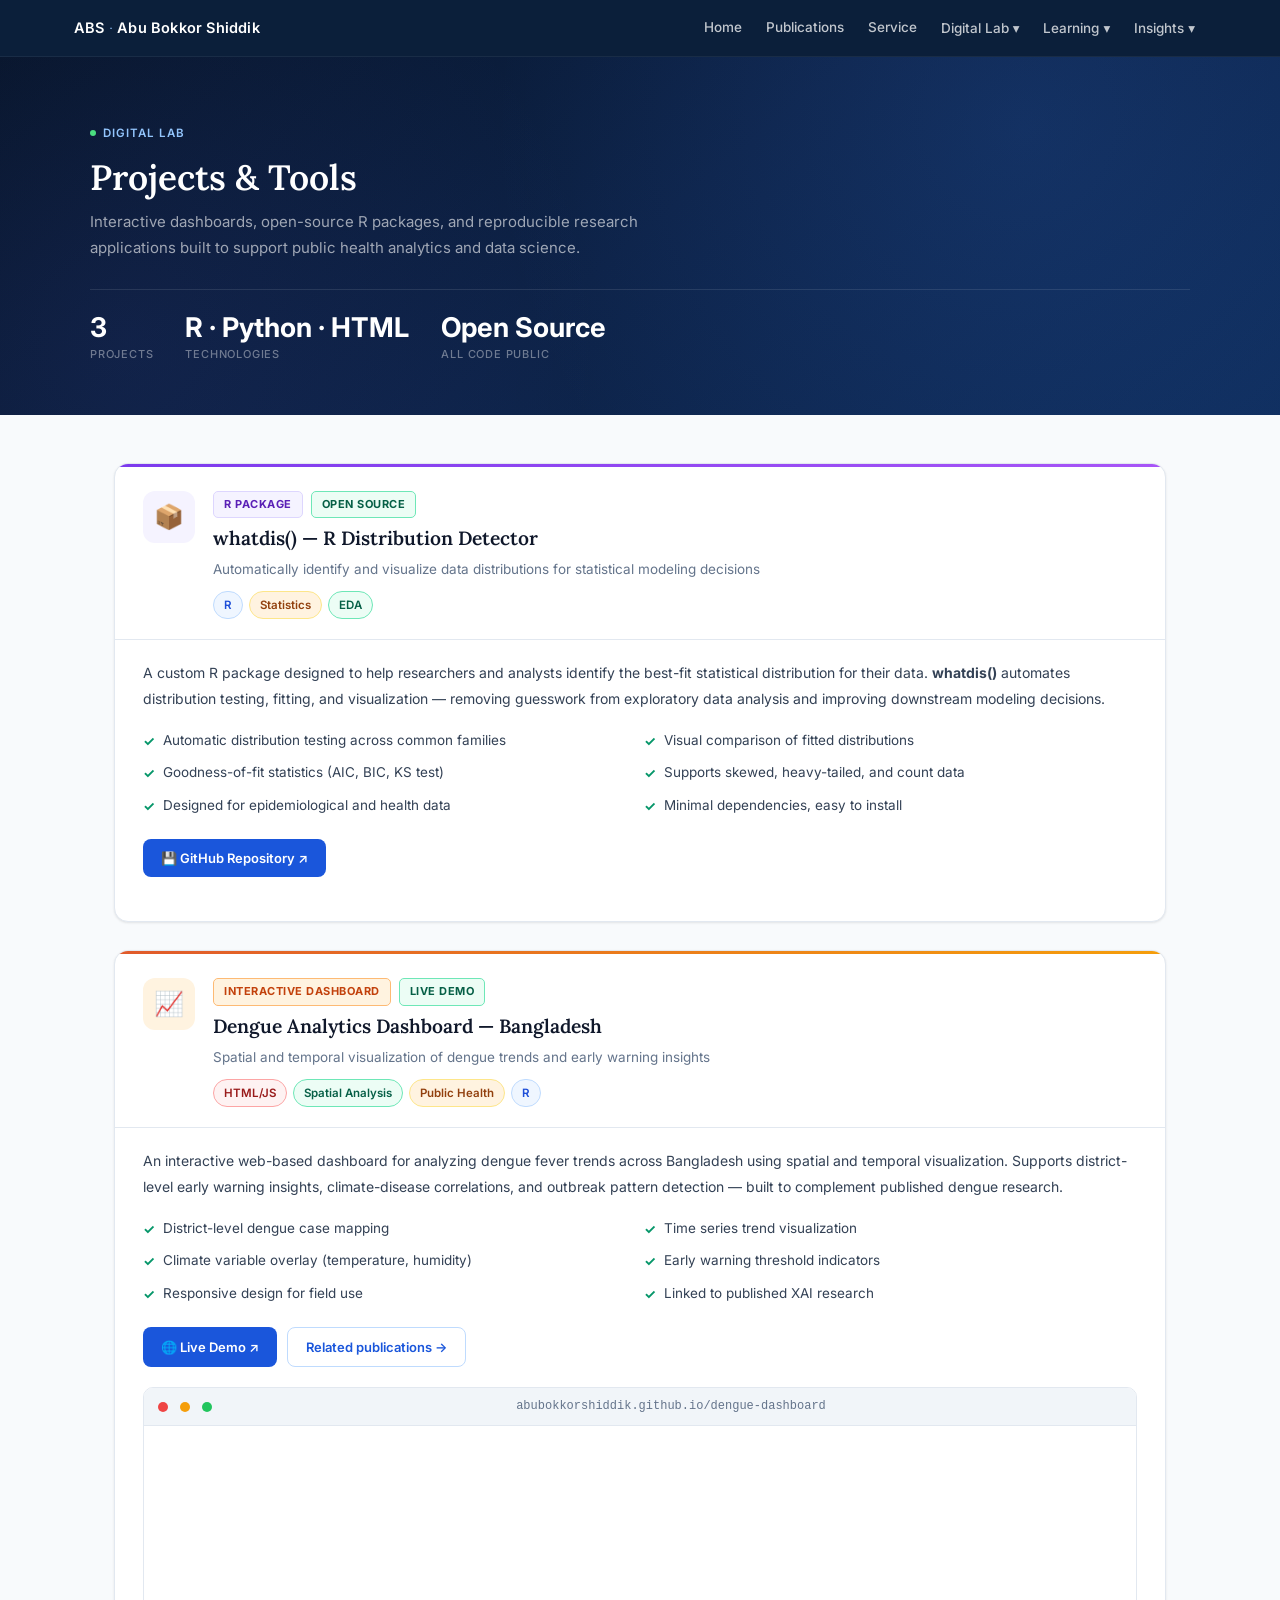
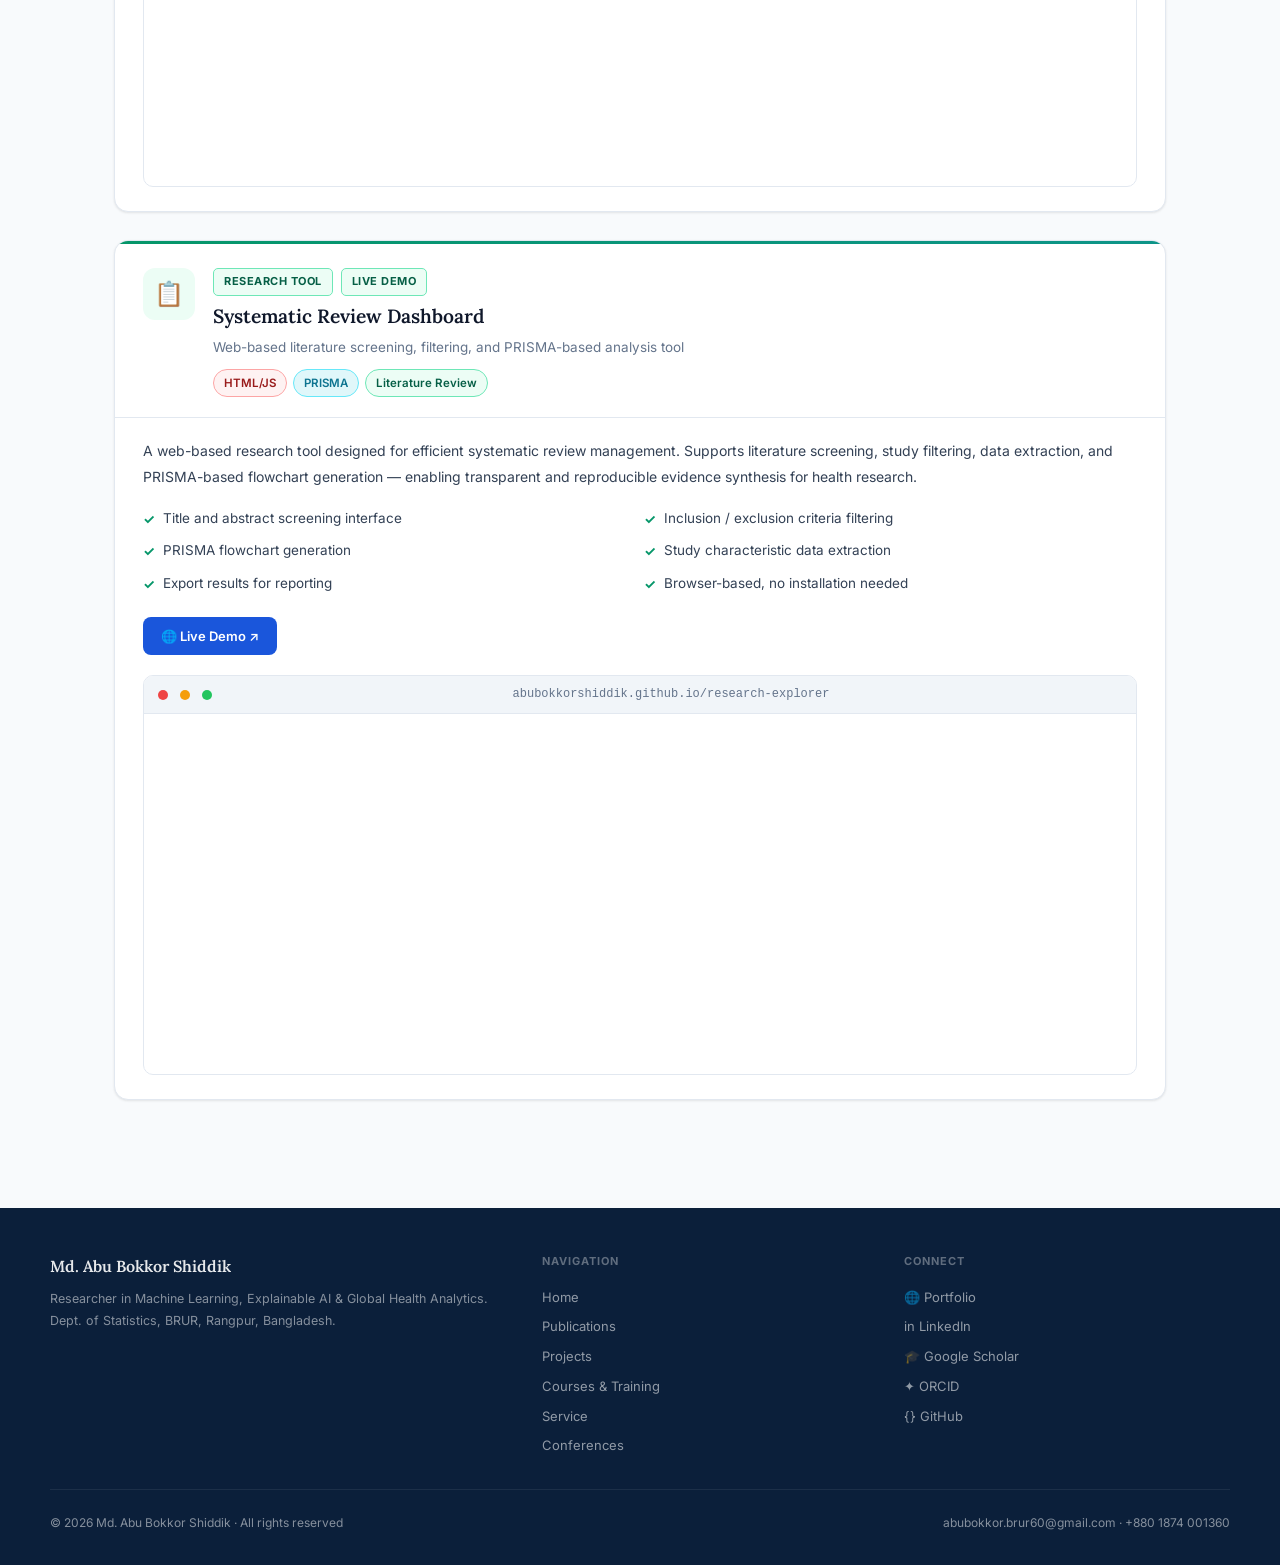
<file: projects.html>
<!DOCTYPE html>
<html lang="en">
<head>
  <link rel="icon" type="image/png" href="https://raw.githubusercontent.com/abubokkorshiddik/AbuBokkorShiddik.abs798/main/abslogo.png">
  <link rel="apple-touch-icon" href="https://raw.githubusercontent.com/abubokkorshiddik/AbuBokkorShiddik.abs798/main/abslogo.png">
  <meta charset="UTF-8">
  <meta name="viewport" content="width=device-width, initial-scale=1.0">
  <meta name="description" content="Digital Projects and Tools — Md. Abu Bokkor Shiddik. Interactive dashboards, R packages, and reproducible research applications.">
  <meta name="keywords" content="ABS798, Abu Bokkor Shiddik, Projects, R Package, Dengue Dashboard, Systematic Review, Digital Tools, BRUR, Bangladesh">
  <title>Projects | Md. Abu Bokkor Shiddik</title>
  <link rel="preconnect" href="https://fonts.googleapis.com">
  <link rel="preconnect" href="https://fonts.gstatic.com" crossorigin>
  <link href="https://fonts.googleapis.com/css2?family=Inter:wght@300;400;500;600;700&family=Lora:ital,wght@0,500;0,600;1,400&display=swap" rel="stylesheet">
  <style>
    *, *::before, *::after { box-sizing:border-box; margin:0; padding:0; }
    html { scroll-behavior:smooth; }
    :root {
      --navy:#0b1f3a; --navy2:#122444;
      --blue:#1a56db; --blue-hover:#1648c0; --sky:#e8f0fe; --sky2:#d2e3fc;
      --text:#0f172a; --text2:#334155; --text3:#64748b;
      --border:#e2e8f0; --border2:#cbd5e1; --bg:#f8fafc; --white:#ffffff;
      --radius:8px; --radius-lg:14px;
      --shadow-sm:0 1px 3px rgba(0,0,0,0.06),0 1px 2px rgba(0,0,0,0.04);
      --shadow:0 4px 20px rgba(0,0,0,0.08),0 1px 4px rgba(0,0,0,0.04);
    }
    body { font-family:'Inter',system-ui,-apple-system,sans-serif; color:var(--text); font-size:15.5px; line-height:1.75; background:var(--bg); }
    a { color:inherit; text-decoration:none; }

    /* NAV */
    .navbar { background:var(--navy); position:sticky; top:0; z-index:9999; border-bottom:1px solid rgba(255,255,255,0.06); }
    .nav-bar-inner { max-width:1180px; margin:auto; padding:0 24px; display:flex; align-items:center; height:56px; }
    .nav-brand { font-size:14.5px; font-weight:600; color:#fff; letter-spacing:0.2px; margin-right:auto; white-space:nowrap; }
    .nav-brand span { color:#93c5fd; font-weight:300; }
    .nav-links { display:flex; align-items:center; gap:2px; }
    .nav-links > a, .dropbtn { color:rgba(255,255,255,0.75); font-size:13.5px; font-weight:500; padding:6px 11px; border-radius:6px; border:none; background:none; cursor:pointer; font-family:inherit; transition:background 0.18s,color 0.18s; white-space:nowrap; display:flex; align-items:center; gap:4px; }
    .nav-links > a:hover, .dropbtn:hover { color:#fff; background:rgba(255,255,255,0.09); }
    .dropdown { position:relative; }
    .dropdown-content { position:absolute; top:calc(100% + 6px); left:0; background:#132444; border:1px solid rgba(255,255,255,0.1); border-radius:10px; min-width:190px; padding:6px; box-shadow:0 12px 32px rgba(0,0,0,0.3); opacity:0; visibility:hidden; transform:translateY(6px); transition:opacity 0.2s,transform 0.2s,visibility 0.2s; pointer-events:none; z-index:9999; }
    .dropdown:hover .dropdown-content, .dropdown.active .dropdown-content { opacity:1; visibility:visible; transform:translateY(0); pointer-events:auto; }
    .dropdown-content a { display:flex; align-items:center; gap:8px; padding:8px 12px; color:rgba(255,255,255,0.72); font-size:13px; font-weight:500; border-radius:6px; transition:background 0.15s,color 0.15s; }
    .dropdown-content a:hover { background:rgba(255,255,255,0.08); color:#fff; }
    .hamburger { display:none; flex-direction:column; gap:5px; background:none; border:none; cursor:pointer; padding:7px; border-radius:6px; margin-left:10px; transition:background 0.2s; }
    .hamburger:hover { background:rgba(255,255,255,0.1); }
    .hamburger span { display:block; width:21px; height:2px; background:rgba(255,255,255,0.85); border-radius:2px; transition:transform 0.28s,opacity 0.28s; }
    .hamburger.open span:nth-child(1) { transform:translateY(7px) rotate(45deg); }
    .hamburger.open span:nth-child(2) { opacity:0; }
    .hamburger.open span:nth-child(3) { transform:translateY(-7px) rotate(-45deg); }
    .nav-drawer { display:none; background:#0d1c38; border-top:1px solid rgba(255,255,255,0.07); overflow:hidden; max-height:0; transition:max-height 0.38s cubic-bezier(0.4,0,0.2,1); }
    .nav-drawer.open { max-height:700px; }
    .drawer-inner { padding:8px 0 16px; }
    .drawer-link { display:block; color:rgba(255,255,255,0.78); font-size:15px; font-weight:500; padding:11px 24px; transition:background 0.15s,color 0.15s; }
    .drawer-link:hover { background:rgba(255,255,255,0.06); color:#fff; }
    .drawer-section-label { font-size:10.5px; font-weight:700; text-transform:uppercase; letter-spacing:1.2px; color:rgba(255,255,255,0.3); padding:14px 24px 4px; }
    .drawer-sub .drawer-link { padding-left:38px; font-size:14px; color:rgba(255,255,255,0.58); }
    .drawer-divider { height:1px; background:rgba(255,255,255,0.06); margin:4px 0; }
    @media (max-width:900px) { .nav-links{display:none;} .hamburger{display:flex;} .nav-drawer{display:block;} }

    /* HERO */
    .page-hero { background:linear-gradient(140deg,#07152a 0%,#0d2247 50%,#0f2d5c 100%); color:white; padding:60px 24px 50px; position:relative; overflow:hidden; }
    .page-hero::before { content:''; position:absolute; inset:0; background:radial-gradient(circle at 80% 20%,rgba(59,130,246,0.13) 0%,transparent 50%),radial-gradient(circle at 10% 80%,rgba(99,102,241,0.08) 0%,transparent 40%); pointer-events:none; }
    .hero-inner { max-width:1100px; margin:auto; position:relative; }
    .hero-eyebrow { display:inline-flex; align-items:center; gap:7px; font-size:11.5px; font-weight:600; letter-spacing:1px; text-transform:uppercase; color:#93c5fd; margin-bottom:14px; }
    .hero-eyebrow::before { content:''; width:6px; height:6px; background:#4ade80; border-radius:50%; }
    .page-hero h1 { font-family:'Lora',serif; font-size:2.2rem; font-weight:600; line-height:1.18; margin-bottom:10px; }
    .page-hero p { font-size:15px; color:rgba(255,255,255,0.6); max-width:600px; margin-bottom:28px; }
    .hero-stats { display:flex; flex-wrap:wrap; gap:32px; padding-top:24px; border-top:1px solid rgba(255,255,255,0.1); }
    .hstat-n { font-size:1.7rem; font-weight:700; color:#fff; line-height:1; margin-bottom:4px; }
    .hstat-l { font-size:11px; color:rgba(255,255,255,0.4); text-transform:uppercase; letter-spacing:0.8px; font-weight:500; }

    /* MAIN */
    .page-wrap { max-width:1100px; margin:auto; padding:48px 24px 80px; }

    /* PROJECT CARD */
    .proj-card {
      background:var(--white); border:1px solid var(--border); border-radius:var(--radius-lg);
      overflow:hidden; margin-bottom:28px; box-shadow:var(--shadow-sm);
      transition:box-shadow 0.2s,transform 0.2s;
    }
    .proj-card:hover { box-shadow:var(--shadow); transform:translateY(-2px); }
    .proj-card::before { content:''; display:block; height:3px; }
    .proj-card.pkg::before     { background:linear-gradient(90deg,#7c3aed,#a855f7); }
    .proj-card.dashboard::before { background:linear-gradient(90deg,#e05a2b,#f59e0b); }
    .proj-card.review::before  { background:linear-gradient(90deg,#059669,#0d9488); }

    /* HEAD */
    .proj-head { padding:24px 28px 20px; border-bottom:1px solid var(--border); display:flex; align-items:flex-start; gap:18px; }
    .proj-icon {
      width:52px; height:52px; border-radius:12px; flex-shrink:0;
      display:flex; align-items:center; justify-content:center; font-size:24px;
    }
    .icon-pkg     { background:#f5f3ff; }
    .icon-dash    { background:#fff3e0; }
    .icon-review  { background:#ecfdf5; }
    .proj-head-text { flex:1; }
    .proj-type-row { display:flex; align-items:center; gap:8px; flex-wrap:wrap; margin-bottom:8px; }
    .proj-badge { font-size:11px; font-weight:700; text-transform:uppercase; letter-spacing:0.5px; padding:3px 10px; border-radius:5px; white-space:nowrap; }
    .badge-pkg     { background:#f5f3ff; color:#5b21b6; border:1px solid #ddd6fe; }
    .badge-dash    { background:#fff3e0; color:#c2410c; border:1px solid #fdba74; }
    .badge-review  { background:#ecfdf5; color:#065f46; border:1px solid #6ee7b7; }
    .badge-open    { background:#ecfdf5; color:#065f46; border:1px solid #6ee7b7; }
    .proj-title { font-family:'Lora',serif; font-size:1.2rem; font-weight:600; color:var(--text); line-height:1.35; margin-bottom:6px; }
    .proj-subtitle { font-size:13.5px; color:var(--text3); }

    /* TECH TAGS */
    .tech-tags { display:flex; flex-wrap:wrap; gap:6px; margin-top:10px; }
    .tech-tag { font-size:11.5px; font-weight:600; padding:3px 10px; border-radius:20px; border:1px solid; }
    .tt-r      { background:#eff6ff; color:#1d4ed8; border-color:#bfdbfe; }
    .tt-python { background:#f5f3ff; color:#5b21b6; border-color:#ddd6fe; }
    .tt-dash   { background:#fff3e0; color:#92400e; border-color:#fde68a; }
    .tt-html   { background:#fef2f2; color:#991b1b; border-color:#fca5a5; }
    .tt-spatial{ background:#ecfdf5; color:#065f46; border-color:#6ee7b7; }
    .tt-prisma { background:#e0f7fa; color:#0e7490; border-color:#67e8f9; }

    /* BODY */
    .proj-body { padding:20px 28px 24px; }
    .proj-desc { font-size:14px; color:var(--text2); line-height:1.8; margin-bottom:18px; }

    /* FEATURE LIST */
    .feature-list { display:grid; grid-template-columns:1fr 1fr; gap:8px; margin-bottom:20px; }
    .feature-item { display:flex; align-items:flex-start; gap:8px; font-size:13.5px; color:var(--text2); }
    .feature-item::before {
  content: '✓';
  color: #059669;
  font-weight: 700;
  flex-shrink: 0;
  margin-top: 1px;
}

    /* ACTIONS */
    .proj-actions { display:flex; flex-wrap:wrap; gap:10px; margin-bottom:20px; }
    .action-btn { display:inline-flex; align-items:center; gap:6px; font-size:13px; font-weight:600; padding:8px 18px; border-radius:8px; transition:all 0.18s; }
    .btn-primary { background:var(--blue); color:#fff; }
    .btn-primary:hover { background:var(--blue-hover); transform:translateY(-1px); }
    .btn-outline { background:var(--white); color:var(--blue); border:1px solid #bfdbfe; }
    .btn-outline:hover { background:var(--sky); }
    .btn-ghost { background:var(--bg); color:var(--text2); border:1px solid var(--border); }

    /* DEMO IFRAME */
    .demo-wrap { border:1px solid var(--border); border-radius:10px; overflow:hidden; }
    .demo-bar { background:#f1f5f9; border-bottom:1px solid var(--border); padding:8px 14px; display:flex; align-items:center; gap:8px; }
    .demo-dot { width:10px; height:10px; border-radius:50%; }
    .demo-url { font-size:12px; color:var(--text3); font-family:monospace; flex:1; text-align:center; }
    .demo-wrap iframe { width:100%; height:360px; border:none; display:block; }

    /* FOOTER */
    footer { background:var(--navy); color:rgba(255,255,255,0.5); padding:44px 24px 32px; margin-top:0; }
    .footer-inner { max-width:1180px; margin:auto; display:grid; grid-template-columns:1.4fr 1fr 1fr; gap:36px; padding-bottom:32px; border-bottom:1px solid rgba(255,255,255,0.07); }
    .footer-col-title { font-size:11px; font-weight:700; text-transform:uppercase; letter-spacing:1px; color:rgba(255,255,255,0.35); margin-bottom:14px; }
    .footer-name { font-family:'Lora',serif; font-size:16px; font-weight:600; color:rgba(255,255,255,0.9); margin-bottom:8px; }
    .footer-desc { font-size:12.5px; line-height:1.7; }
    .footer-nav-links, .footer-social-links { display:flex; flex-direction:column; gap:7px; }
    .footer-nav-links a, .footer-social-links a { font-size:13px; color:rgba(255,255,255,0.55); transition:color 0.15s; }
    .footer-nav-links a:hover { color:rgba(255,255,255,0.9); }
    .footer-social-links a:hover { color:#93c5fd; }
    .footer-bottom { max-width:1180px; margin:22px auto 0; display:flex; justify-content:space-between; align-items:center; flex-wrap:wrap; gap:8px; }
    .footer-bottom p { font-size:12px; }

    /* RESPONSIVE */
    @media (max-width:1024px) { .footer-inner{grid-template-columns:1fr 1fr;} }
    @media (max-width:700px) {
      .feature-list{grid-template-columns:1fr;}
      .proj-head{flex-direction:column;gap:12px;}
    }
    @media (max-width:600px) {
      .page-hero{padding:40px 16px 36px;} .page-hero h1{font-size:1.65rem;}
      .page-wrap{padding:28px 16px 60px;}
      .proj-head,.proj-body{padding-left:18px;padding-right:18px;}
      .demo-wrap iframe{height:260px;}
      .footer-inner{grid-template-columns:1fr;}
      .footer-bottom{flex-direction:column;text-align:center;}
    }
  </style>
</head>
<body>

<!-- ═══ NAVBAR ═══ -->
<nav class="navbar">
  <div class="nav-bar-inner">
    <div class="nav-brand">
      <a href="contact.html" style="color:white;">ABS<span> · </span>Abu Bokkor Shiddik</a>
    </div>
    <div class="nav-links">
      <a href="home.html">Home</a>
      <a href="publications.html">Publications</a>
      <a href="service.html">Service</a>
      <div class="dropdown">
        <button class="dropbtn">Digital Lab ▾</button>
        <div class="dropdown-content">
          <a href="projects.html">⚗ Projects</a>
          <a href="data-code.html">💾 Data &amp; Code</a>
          <a href="game.html">🎮 Games</a>
        </div>
      </div>
      <div class="dropdown">
        <button class="dropbtn">Learning ▾</button>
        <div class="dropdown-content">
          <a href="courses.html">🎓 Courses &amp; Training</a>
          <a href="Learning Notes.html">📖 Learning Notes</a>
          <a href="conference-and-workshop.html">🏛 Conferences &amp; Workshops</a>
        </div>
      </div>
      <div class="dropdown">
        <button class="dropbtn">Insights ▾</button>
        <div class="dropdown-content">
          <a href="insights.html">✍ Posts</a>
          <a href="videos.html">▶ Videos</a>
          <a href="archive.html">📷 Photos &amp; Archive</a>
        </div>
      </div>
    </div>
    <button class="hamburger" id="hamburger" aria-label="Toggle menu">
      <span></span><span></span><span></span>
    </button>
  </div>
  <div class="nav-drawer" id="nav-drawer">
    <div class="drawer-inner">
      <a class="drawer-link" href="home.html">Home</a>
      <a class="drawer-link" href="publications.html">Publications</a>
      <a class="drawer-link" href="service.html">Service</a>
      <div class="drawer-divider"></div>
      <div class="drawer-section-label">Digital Lab</div>
      <div class="drawer-sub">
        <a class="drawer-link" href="projects.html">⚗ Projects</a>
        <a class="drawer-link" href="data-code.html">💾 Data &amp; Code</a>
        <a class="drawer-link" href="game.html">🎮 Games</a>
      </div>
      <div class="drawer-divider"></div>
      <div class="drawer-section-label">Learning &amp; Events</div>
      <div class="drawer-sub">
        <a class="drawer-link" href="courses.html">🎓 Courses &amp; Training</a>
        <a class="drawer-link" href="Learning Notes.html">📖 Learning Notes</a>
        <a class="drawer-link" href="conference-and-workshop.html">🏛 Conferences &amp; Workshops</a>
      </div>
      <div class="drawer-divider"></div>
      <div class="drawer-section-label">Insights</div>
      <div class="drawer-sub">
        <a class="drawer-link" href="insights.html">✍ Posts</a>
        <a class="drawer-link" href="videos.html">▶ Videos</a>
        <a class="drawer-link" href="archive.html">📷 Photos &amp; Archive</a>
      </div>
    </div>
  </div>
</nav>

<!-- HERO -->
<section class="page-hero">
  <div class="hero-inner">
    <div class="hero-eyebrow">Digital Lab</div>
    <h1>Projects &amp; Tools</h1>
    <p>Interactive dashboards, open-source R packages, and reproducible research applications built to support public health analytics and data science.</p>
    <div class="hero-stats">
      <div><div class="hstat-n">3</div><div class="hstat-l">Projects</div></div>
      <div><div class="hstat-n">R &middot; Python &middot; HTML</div><div class="hstat-l">Technologies</div></div>
      <div><div class="hstat-n">Open Source</div><div class="hstat-l">All code public</div></div>
    </div>
  </div>
</section>

<!-- MAIN -->
<div class="page-wrap">

  <!-- PROJECT 1 — R PACKAGE -->
  <div class="proj-card pkg">
    <div class="proj-head">
      <div class="proj-icon icon-pkg">&#128230;</div>
      <div class="proj-head-text">
        <div class="proj-type-row">
          <span class="proj-badge badge-pkg">R Package</span>
          <span class="proj-badge badge-open">Open Source</span>
        </div>
        <div class="proj-title">whatdis() &mdash; R Distribution Detector</div>
        <div class="proj-subtitle">Automatically identify and visualize data distributions for statistical modeling decisions</div>
        <div class="tech-tags">
          <span class="tech-tag tt-r">R</span>
          <span class="tech-tag tt-dash">Statistics</span>
          <span class="tech-tag tt-spatial">EDA</span>
        </div>
      </div>
    </div>
    <div class="proj-body">
      <p class="proj-desc">A custom R package designed to help researchers and analysts identify the best-fit statistical distribution for their data. <strong>whatdis()</strong> automates distribution testing, fitting, and visualization &mdash; removing guesswork from exploratory data analysis and improving downstream modeling decisions.</p>
      <div class="feature-list">
        <div class="feature-item">Automatic distribution testing across common families</div>
        <div class="feature-item">Visual comparison of fitted distributions</div>
        <div class="feature-item">Goodness-of-fit statistics (AIC, BIC, KS test)</div>
        <div class="feature-item">Supports skewed, heavy-tailed, and count data</div>
        <div class="feature-item">Designed for epidemiological and health data</div>
        <div class="feature-item">Minimal dependencies, easy to install</div>
      </div>
      <div class="proj-actions">
        <a class="action-btn btn-primary" href="https://github.com/abubokkorshiddik/R-distribution-detector" target="_blank">&#128190; GitHub Repository &#8599;</a>
      </div>
    </div>
  </div>

  <!-- PROJECT 2 — DENGUE DASHBOARD -->
  <div class="proj-card dashboard">
    <div class="proj-head">
      <div class="proj-icon icon-dash">&#128200;</div>
      <div class="proj-head-text">
        <div class="proj-type-row">
          <span class="proj-badge badge-dash">Interactive Dashboard</span>
          <span class="proj-badge badge-open">Live Demo</span>
        </div>
        <div class="proj-title">Dengue Analytics Dashboard &mdash; Bangladesh</div>
        <div class="proj-subtitle">Spatial and temporal visualization of dengue trends and early warning insights</div>
        <div class="tech-tags">
          <span class="tech-tag tt-html">HTML/JS</span>
          <span class="tech-tag tt-spatial">Spatial Analysis</span>
          <span class="tech-tag tt-dash">Public Health</span>
          <span class="tech-tag tt-r">R</span>
        </div>
      </div>
    </div>
    <div class="proj-body">
      <p class="proj-desc">An interactive web-based dashboard for analyzing dengue fever trends across Bangladesh using spatial and temporal visualization. Supports district-level early warning insights, climate-disease correlations, and outbreak pattern detection &mdash; built to complement published dengue research.</p>
      <div class="feature-list">
        <div class="feature-item">District-level dengue case mapping</div>
        <div class="feature-item">Time series trend visualization</div>
        <div class="feature-item">Climate variable overlay (temperature, humidity)</div>
        <div class="feature-item">Early warning threshold indicators</div>
        <div class="feature-item">Responsive design for field use</div>
        <div class="feature-item">Linked to published XAI research</div>
      </div>
      <div class="proj-actions">
        <a class="action-btn btn-primary" href="https://abubokkorshiddik.github.io/dengue-dashboard" target="_blank">&#127760; Live Demo &#8599;</a>
        <a class="action-btn btn-outline" href="publications.html">Related publications &rarr;</a>
      </div>
      <div class="demo-wrap">
        <div class="demo-bar">
          <div class="demo-dot" style="background:#ef4444"></div>
          <div class="demo-dot" style="background:#f59e0b;margin-left:4px"></div>
          <div class="demo-dot" style="background:#22c55e;margin-left:4px"></div>
          <span class="demo-url">abubokkorshiddik.github.io/dengue-dashboard</span>
        </div>
        <iframe src="https://abubokkorshiddik.github.io/dengue-dashboard" loading="lazy" title="Dengue Dashboard"></iframe>
      </div>
    </div>
  </div>

  <!-- PROJECT 3 — SYSTEMATIC REVIEW -->
  <div class="proj-card review">
    <div class="proj-head">
      <div class="proj-icon icon-review">&#128203;</div>
      <div class="proj-head-text">
        <div class="proj-type-row">
          <span class="proj-badge badge-review">Research Tool</span>
          <span class="proj-badge badge-open">Live Demo</span>
        </div>
        <div class="proj-title">Systematic Review Dashboard</div>
        <div class="proj-subtitle">Web-based literature screening, filtering, and PRISMA-based analysis tool</div>
        <div class="tech-tags">
          <span class="tech-tag tt-html">HTML/JS</span>
          <span class="tech-tag tt-prisma">PRISMA</span>
          <span class="tech-tag tt-spatial">Literature Review</span>
        </div>
      </div>
    </div>
    <div class="proj-body">
      <p class="proj-desc">A web-based research tool designed for efficient systematic review management. Supports literature screening, study filtering, data extraction, and PRISMA-based flowchart generation &mdash; enabling transparent and reproducible evidence synthesis for health research.</p>
      <div class="feature-list">
        <div class="feature-item">Title and abstract screening interface</div>
        <div class="feature-item">Inclusion / exclusion criteria filtering</div>
        <div class="feature-item">PRISMA flowchart generation</div>
        <div class="feature-item">Study characteristic data extraction</div>
        <div class="feature-item">Export results for reporting</div>
        <div class="feature-item">Browser-based, no installation needed</div>
      </div>
      <div class="proj-actions">
        <a class="action-btn btn-primary" href="https://abubokkorshiddik.github.io/research-explorer" target="_blank">&#127760; Live Demo &#8599;</a>
      </div>
      <div class="demo-wrap">
        <div class="demo-bar">
          <div class="demo-dot" style="background:#ef4444"></div>
          <div class="demo-dot" style="background:#f59e0b;margin-left:4px"></div>
          <div class="demo-dot" style="background:#22c55e;margin-left:4px"></div>
          <span class="demo-url">abubokkorshiddik.github.io/research-explorer</span>
        </div>
        <iframe src="https://abubokkorshiddik.github.io/research-explorer" loading="lazy" title="Research Explorer"></iframe>
      </div>
    </div>
  </div>

</div>

<!-- FOOTER -->
<footer>
  <div class="footer-inner">
    <div>
      <div class="footer-name">Md. Abu Bokkor Shiddik</div>
      <p class="footer-desc">Researcher in Machine Learning, Explainable AI &amp; Global Health Analytics. Dept. of Statistics, BRUR, Rangpur, Bangladesh.</p>
    </div>
    <div>
      <div class="footer-col-title">Navigation</div>
      <div class="footer-nav-links">
        <a href="home.html">Home</a>
        <a href="publications.html">Publications</a>
        <a href="projects.html">Projects</a>
        <a href="courses.html">Courses &amp; Training</a>
        <a href="service.html">Service</a>
        <a href="conference-and-workshop.html">Conferences</a>
      </div>
    </div>
    <div>
      <div class="footer-col-title">Connect</div>
      <div class="footer-social-links">
        <a href="https://abubokkorshiddik.github.io/AbuBokkorShiddik.abs798/home" target="_blank">&#127760; Portfolio</a>
        <a href="https://www.linkedin.com/in/abu-bokkor-shiddik-abs798/" target="_blank">in LinkedIn</a>
        <a href="https://scholar.google.com/citations?user=JWeBd3IAAAAJ" target="_blank">&#127891; Google Scholar</a>
        <a href="https://orcid.org/0009-0002-0424-446X" target="_blank">&#10022; ORCID</a>
        <a href="https://github.com/abubokkorshiddik" target="_blank">&#123;&#125; GitHub</a>
      </div>
    </div>
  </div>
  <div class="footer-bottom">
    <p>&copy; 2026 Md. Abu Bokkor Shiddik &middot; All rights reserved</p>
    <p>abubokkor.brur60@gmail.com &middot; +880 1874 001360</p>
  </div>
</footer>

<script>
document.querySelectorAll('.dropbtn').forEach(function(btn){btn.addEventListener('click',function(e){e.stopPropagation();var dd=btn.closest('.dropdown');var open=dd.classList.contains('active');document.querySelectorAll('.dropdown.active').forEach(function(d){d.classList.remove('active')});if(!open)dd.classList.add('active')})});
document.addEventListener('click',function(){document.querySelectorAll('.dropdown.active').forEach(function(d){d.classList.remove('active')})});
var ham=document.getElementById('hamburger');var drawer=document.getElementById('nav-drawer');
ham.addEventListener('click',function(){ham.classList.toggle('open');drawer.classList.toggle('open')});
drawer.querySelectorAll('a').forEach(function(a){a.addEventListener('click',function(){ham.classList.remove('open');drawer.classList.remove('open')})});
</script>
</body>
</html>
</file>
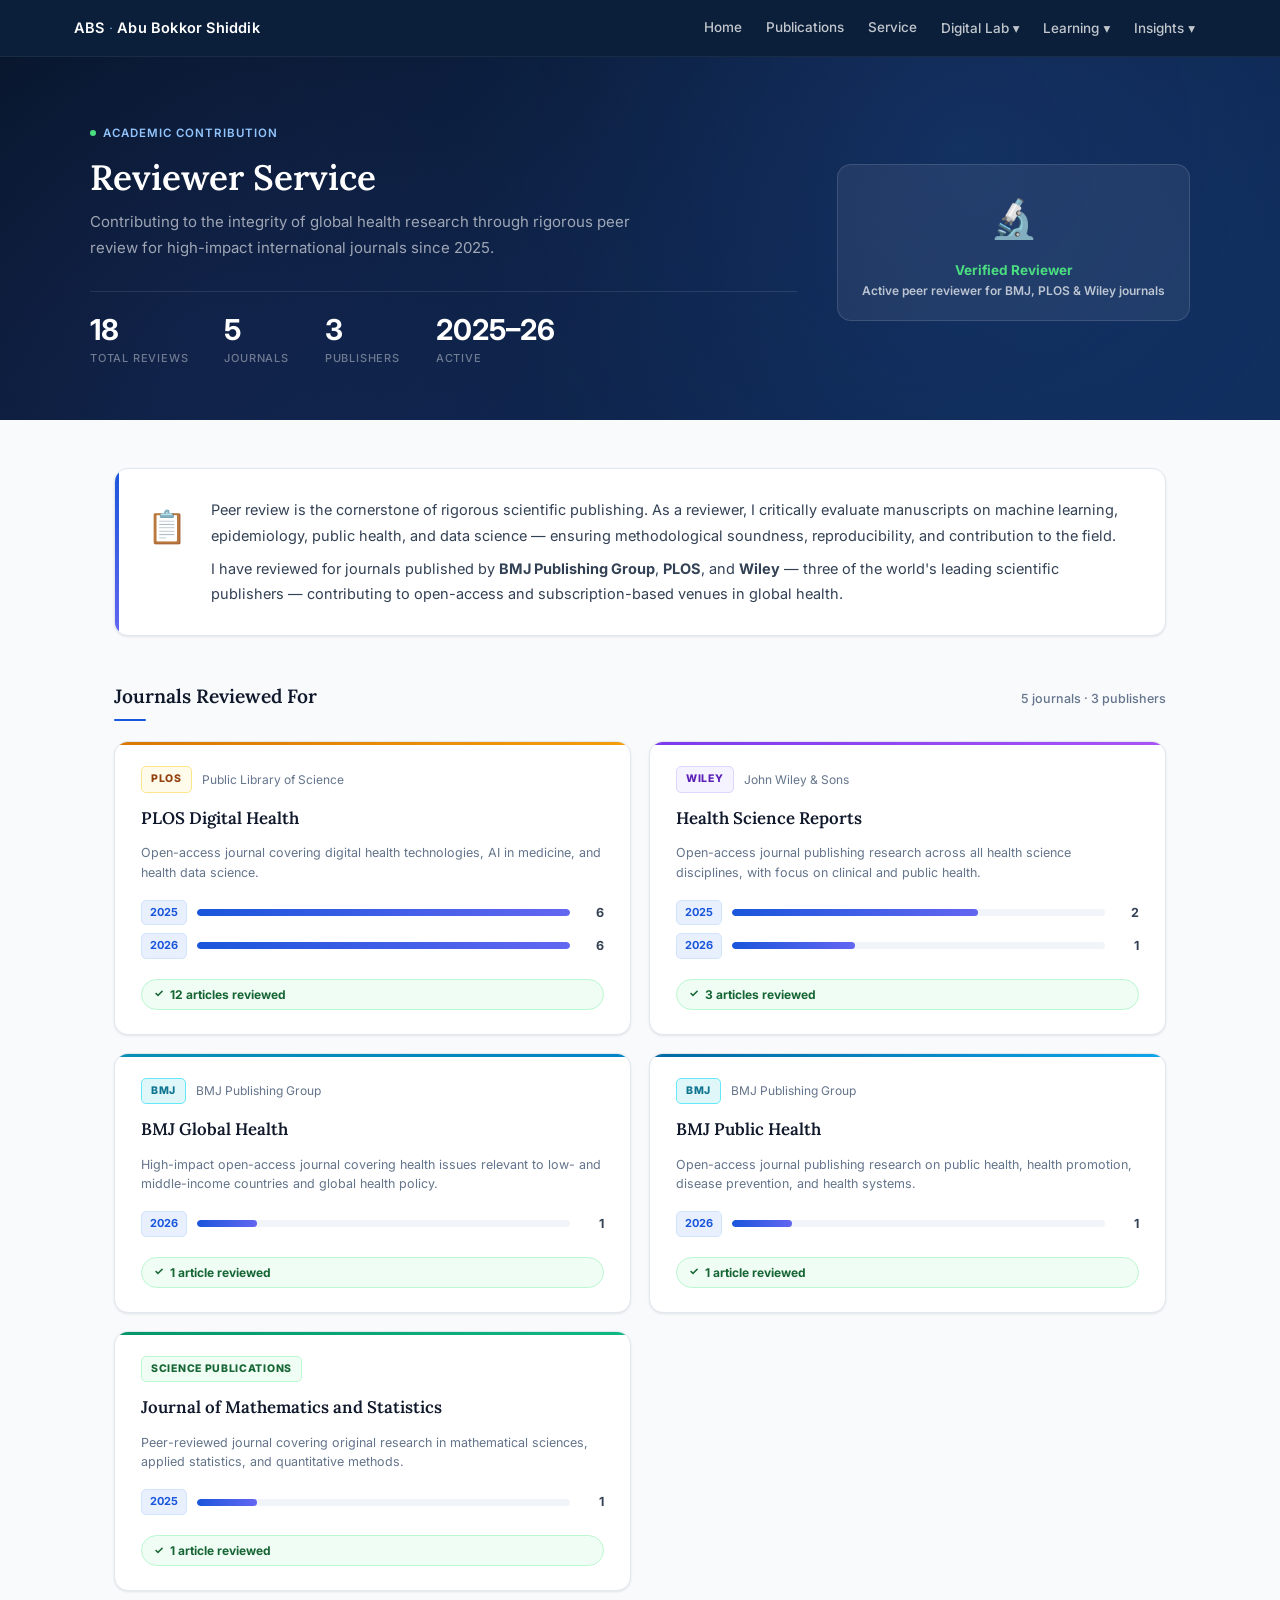
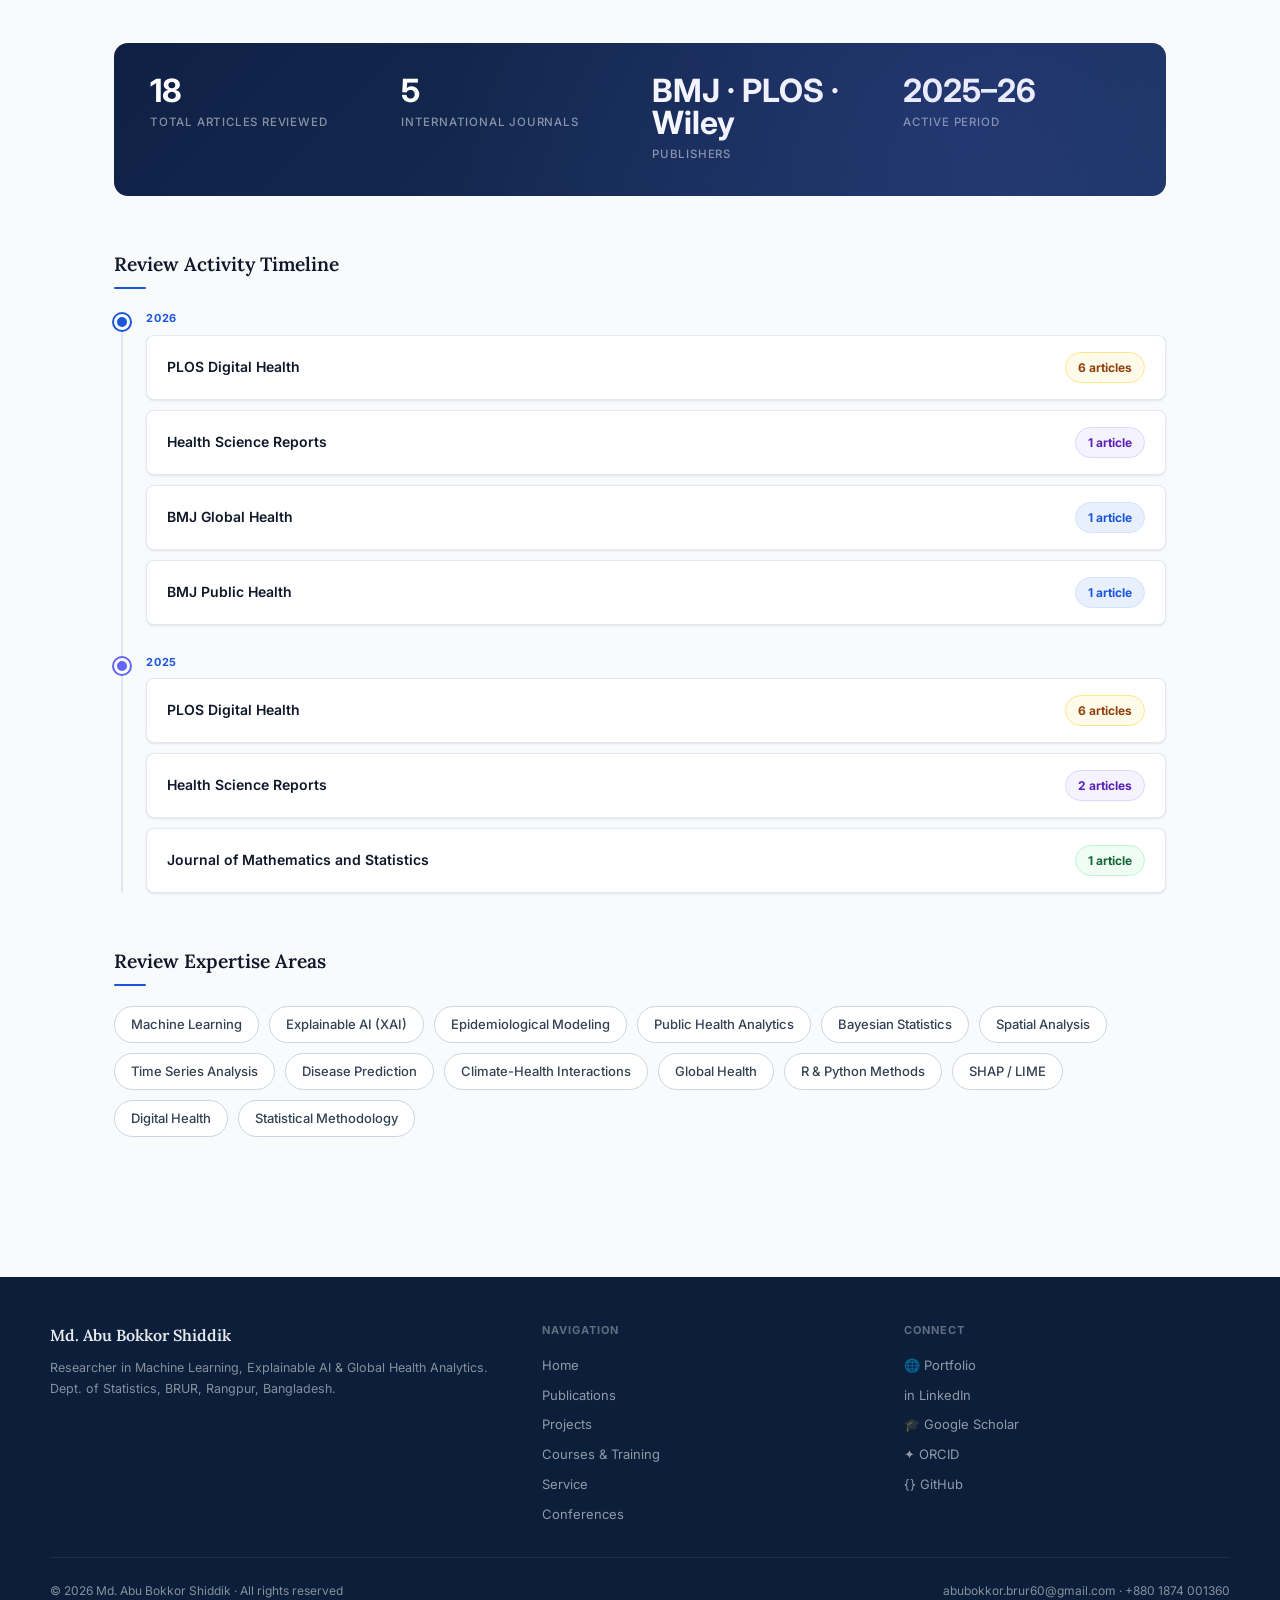
<file: service.html>
<!DOCTYPE html>
<html lang="en">
<head>
  <link rel="icon" type="image/png" href="https://raw.githubusercontent.com/abubokkorshiddik/AbuBokkorShiddik.abs798/main/abslogo.png">
  <link rel="apple-touch-icon" href="https://raw.githubusercontent.com/abubokkorshiddik/AbuBokkorShiddik.abs798/main/abslogo.png">
  <meta charset="UTF-8">
  <meta name="viewport" content="width=device-width, initial-scale=1.0">
  <meta name="description" content="Reviewer Service — Md. Abu Bokkor Shiddik. Peer review contributions to international journals.">
  <meta name="keywords" content="ABS798, Abu Bokkor Shiddik, Peer Reviewer, BMJ, PLOS, Health Science Reports, Academic Service, Bangladesh">
  <title>Reviewer Service | Md. Abu Bokkor Shiddik</title>
  <link rel="preconnect" href="https://fonts.googleapis.com">
  <link rel="preconnect" href="https://fonts.gstatic.com" crossorigin>
  <link href="https://fonts.googleapis.com/css2?family=Inter:wght@300;400;500;600;700&family=Lora:ital,wght@0,500;0,600;1,400&display=swap" rel="stylesheet">
  <style>
    *, *::before, *::after { box-sizing: border-box; margin: 0; padding: 0; }

    :root {
      --navy:       #0b1f3a;
      --blue:       #1a56db;
      --blue-hover: #1648c0;
      --sky:        #e8f0fe;
      --sky2:       #d2e3fc;
      --green:      #166534;
      --green-bg:   #f0fdf4;
      --green-bd:   #bbf7d0;
      --purple:     #5b21b6;
      --purple-bg:  #f5f3ff;
      --purple-bd:  #ddd6fe;
      --teal:       #0f766e;
      --teal-bg:    #f0fdfa;
      --teal-bd:    #99f6e4;
      --amber:      #92400e;
      --amber-bg:   #fffbeb;
      --amber-bd:   #fde68a;
      --text:       #0f172a;
      --text2:      #334155;
      --text3:      #64748b;
      --border:     #e2e8f0;
      --border2:    #cbd5e1;
      --bg:         #f8fafc;
      --white:      #ffffff;
      --radius:     8px;
      --radius-lg:  14px;
      --shadow-sm:  0 1px 3px rgba(0,0,0,0.06), 0 1px 2px rgba(0,0,0,0.04);
      --shadow:     0 4px 20px rgba(0,0,0,0.08), 0 1px 4px rgba(0,0,0,0.04);
    }

    body {
      font-family: 'Inter', system-ui, -apple-system, sans-serif;
      background: var(--bg);
      color: var(--text);
      font-size: 15.5px;
      line-height: 1.75;
    }
    a { color: inherit; text-decoration: none; }

    /* ── NAVBAR ── */
    .navbar { background: var(--navy); position: sticky; top: 0; z-index: 9999; border-bottom: 1px solid rgba(255,255,255,0.06); }
    .nav-bar-inner { max-width: 1180px; margin: auto; padding: 0 24px; display: flex; align-items: center; height: 56px; }
    .nav-brand { font-size: 14.5px; font-weight: 600; color: #fff; letter-spacing: 0.2px; margin-right: auto; white-space: nowrap; }
    .nav-brand span { color: #93c5fd; font-weight: 300; }
    .nav-links { display: flex; align-items: center; gap: 2px; }
    .nav-links > a, .dropbtn {
      color: rgba(255,255,255,0.75); font-size: 13.5px; font-weight: 500; padding: 6px 11px;
      border-radius: 6px; border: none; background: none; cursor: pointer; font-family: inherit;
      transition: background 0.18s, color 0.18s; white-space: nowrap; display: flex; align-items: center; gap: 4px;
    }
    .nav-links > a:hover, .dropbtn:hover { color: #fff; background: rgba(255,255,255,0.09); }
    .dropdown { position: relative; }
    .dropdown-content {
      position: absolute; top: calc(100% + 6px); left: 0; background: #132444;
      border: 1px solid rgba(255,255,255,0.1); border-radius: 10px; min-width: 190px; padding: 6px;
      box-shadow: 0 12px 32px rgba(0,0,0,0.3); opacity: 0; visibility: hidden; transform: translateY(6px);
      transition: opacity 0.2s, transform 0.2s, visibility 0.2s; pointer-events: none; z-index: 9999;
    }
    .dropdown:hover .dropdown-content, .dropdown.active .dropdown-content { opacity: 1; visibility: visible; transform: translateY(0); pointer-events: auto; }
    .dropdown-content a { display: flex; align-items: center; gap: 8px; padding: 8px 12px; color: rgba(255,255,255,0.72); font-size: 13px; font-weight: 500; border-radius: 6px; transition: background 0.15s, color 0.15s; }
    .dropdown-content a:hover { background: rgba(255,255,255,0.08); color: #fff; }
    .hamburger { display: none; flex-direction: column; gap: 5px; background: none; border: none; cursor: pointer; padding: 7px; border-radius: 6px; margin-left: 10px; transition: background 0.2s; }
    .hamburger:hover { background: rgba(255,255,255,0.1); }
    .hamburger span { display: block; width: 21px; height: 2px; background: rgba(255,255,255,0.85); border-radius: 2px; transition: transform 0.28s, opacity 0.28s; }
    .hamburger.open span:nth-child(1) { transform: translateY(7px) rotate(45deg); }
    .hamburger.open span:nth-child(2) { opacity: 0; }
    .hamburger.open span:nth-child(3) { transform: translateY(-7px) rotate(-45deg); }
    .nav-drawer { display: none; background: #0d1c38; border-top: 1px solid rgba(255,255,255,0.07); overflow: hidden; max-height: 0; transition: max-height 0.38s cubic-bezier(0.4,0,0.2,1); }
    .nav-drawer.open { max-height: 700px; }
    .drawer-inner { padding: 8px 0 16px; }
    .drawer-link { display: block; color: rgba(255,255,255,0.78); font-size: 15px; font-weight: 500; padding: 11px 24px; transition: background 0.15s, color 0.15s; }
    .drawer-link:hover { background: rgba(255,255,255,0.06); color: #fff; }
    .drawer-section-label { font-size: 10.5px; font-weight: 700; text-transform: uppercase; letter-spacing: 1.2px; color: rgba(255,255,255,0.3); padding: 14px 24px 4px; }
    .drawer-sub .drawer-link { padding-left: 38px; font-size: 14px; color: rgba(255,255,255,0.58); }
    .drawer-divider { height: 1px; background: rgba(255,255,255,0.06); margin: 4px 0; }
    @media (max-width: 900px) { .nav-links { display: none; } .hamburger { display: flex; } .nav-drawer { display: block; } }

    /* ── HERO ── */
    .page-hero {
      background: linear-gradient(140deg, #07152a 0%, #0d2247 50%, #0f2d5c 100%);
      color: white; padding: 60px 24px 52px; position: relative; overflow: hidden;
    }
    .page-hero::before {
      content: ''; position: absolute; inset: 0;
      background:
        radial-gradient(circle at 75% 25%, rgba(59,130,246,0.12) 0%, transparent 50%),
        radial-gradient(circle at 15% 75%, rgba(99,102,241,0.08) 0%, transparent 40%);
      pointer-events: none;
    }
    .hero-inner { max-width: 1100px; margin: auto; position: relative; display: grid; grid-template-columns: 1fr auto; gap: 40px; align-items: center; }
    .hero-eyebrow { display: inline-flex; align-items: center; gap: 7px; font-size: 11.5px; font-weight: 600; letter-spacing: 1px; text-transform: uppercase; color: #93c5fd; margin-bottom: 14px; }
    .hero-eyebrow::before { content: ''; width: 6px; height: 6px; background: #4ade80; border-radius: 50%; }
    .page-hero h1 { font-family: 'Lora', serif; font-size: 2.2rem; font-weight: 600; line-height: 1.18; margin-bottom: 10px; }
    .page-hero p { font-size: 15px; color: rgba(255,255,255,0.6); max-width: 580px; margin-bottom: 30px; }
    .hero-stats { display: flex; flex-wrap: wrap; gap: 20px 36px; padding-top: 24px; border-top: 1px solid rgba(255,255,255,0.1); }
    .hstat-num { font-size: 1.8rem; font-weight: 700; color: #fff; line-height: 1; margin-bottom: 4px; }
    .hstat-label { font-size: 11px; color: rgba(255,255,255,0.4); text-transform: uppercase; letter-spacing: 0.8px; font-weight: 500; }

    /* Verified badge in hero */
    .verified-box {
      background: rgba(255,255,255,0.07);
      border: 1px solid rgba(255,255,255,0.12);
      border-radius: var(--radius-lg);
      padding: 20px 24px;
      text-align: center;
      min-width: 160px;
      flex-shrink: 0;
    }
    .verified-icon { font-size: 2.4rem; margin-bottom: 8px; display: block; }
    .verified-text { font-size: 12px; font-weight: 600; color: rgba(255,255,255,0.7); line-height: 1.5; }
    .verified-text strong { color: #4ade80; display: block; font-size: 13.5px; margin-bottom: 2px; }

    /* ── PAGE BODY ── */
    .page-body { max-width: 1100px; margin: 0 auto; padding: 48px 24px 80px; }

    /* ── INTRO CARD ── */
    .intro-card {
      background: var(--white);
      border: 1px solid var(--border);
      border-radius: var(--radius-lg);
      padding: 28px 32px;
      box-shadow: var(--shadow-sm);
      margin-bottom: 44px;
      position: relative;
      overflow: hidden;
      display: flex;
      gap: 24px;
      align-items: flex-start;
    }
    .intro-card::before {
      content: ''; position: absolute; top: 0; left: 0; width: 4px; height: 100%;
      background: linear-gradient(to bottom, var(--blue), #6366f1);
      border-radius: 4px 0 0 4px;
    }
    .intro-icon { font-size: 2rem; flex-shrink: 0; margin-top: 2px; }
    .intro-text p { color: var(--text2); font-size: 14.5px; line-height: 1.75; }
    .intro-text p + p { margin-top: 8px; }

    /* ── SECTION HEAD ── */
    .section-head { margin-bottom: 20px; display: flex; align-items: baseline; justify-content: space-between; gap: 12px; }
    .section-head h2 { font-family: 'Lora', serif; font-size: 1.2rem; font-weight: 600; color: var(--text); position: relative; padding-bottom: 8px; }
    .section-head h2::after { content: ''; position: absolute; bottom: 0; left: 0; width: 32px; height: 2.5px; background: var(--blue); border-radius: 2px; }
    .section-meta { font-size: 12.5px; color: var(--text3); font-weight: 500; }

    /* ── JOURNAL CARDS ── */
    .journal-grid { display: grid; grid-template-columns: repeat(2, 1fr); gap: 18px; }
    @media (max-width: 720px) { .journal-grid { grid-template-columns: 1fr; } }

    .journal-card {
      background: var(--white);
      border: 1px solid var(--border);
      border-radius: var(--radius-lg);
      padding: 24px 26px;
      box-shadow: var(--shadow-sm);
      position: relative;
      overflow: hidden;
      transition: transform 0.2s, box-shadow 0.2s, border-color 0.2s;
      display: flex;
      flex-direction: column;
      gap: 14px;
    }
    .journal-card:hover { transform: translateY(-3px); box-shadow: var(--shadow); border-color: #bfdbfe; }

    /* top color bar */
    .journal-card::before {
      content: ''; position: absolute; top: 0; left: 0; right: 0; height: 3px;
    }
    .jc-bmj-gh::before    { background: linear-gradient(90deg, #0891b2, #0284c7); }
    .jc-bmj-ph::before    { background: linear-gradient(90deg, #0369a1, #0ea5e9); }
    .jc-hsr::before       { background: linear-gradient(90deg, #7c3aed, #a855f7); }
    .jc-jms::before       { background: linear-gradient(90deg, #059669, #10b981); }
    .jc-plos::before      { background: linear-gradient(90deg, #d97706, #f59e0b); }

    /* publisher badge */
    .publisher-row { display: flex; align-items: center; gap: 10px; flex-wrap: wrap; }
    .pub-logo-badge {
      font-size: 10.5px; font-weight: 800; text-transform: uppercase; letter-spacing: 0.7px;
      padding: 3px 9px; border-radius: 5px; white-space: nowrap;
    }
    .badge-bmj   { background: #e0f7fa; color: #0e7490; border: 1px solid #67e8f9; }
    .badge-wiley { background: #f5f3ff; color: #5b21b6; border: 1px solid #ddd6fe; }
    .badge-plos  { background: #fffbeb; color: #92400e; border: 1px solid #fde68a; }
    .badge-sci   { background: #f0fdf4; color: #166534; border: 1px solid #bbf7d0; }

    .journal-name { font-family: 'Lora', serif; font-size: 1.05rem; font-weight: 600; color: var(--text); line-height: 1.35; }
    .journal-scope { font-size: 12.5px; color: var(--text3); line-height: 1.55; }

    /* review counts per year */
    .review-rows { display: flex; flex-direction: column; gap: 8px; margin-top: 4px; }
    .review-row { display: flex; align-items: center; gap: 10px; }
    .year-tag {
      font-size: 11px; font-weight: 700; color: var(--blue);
      background: var(--sky); border: 1px solid var(--sky2);
      border-radius: 5px; padding: 2px 8px; white-space: nowrap; min-width: 44px; text-align: center;
    }
    .review-bar-wrap { flex: 1; background: #f1f5f9; border-radius: 4px; height: 7px; overflow: hidden; }
    .review-bar { height: 100%; border-radius: 4px; background: linear-gradient(90deg, var(--blue), #6366f1); transition: width 0.8s cubic-bezier(0.4,0,0.2,1); }
    .review-count { font-size: 12.5px; font-weight: 700; color: var(--text2); min-width: 24px; text-align: right; }

    /* total reviews pill */
    .total-pill {
      display: inline-flex; align-items: center; gap: 6px; margin-top: 6px;
      font-size: 12px; font-weight: 700; color: var(--green);
      background: var(--green-bg); border: 1px solid var(--green-bd);
      border-radius: 20px; padding: 4px 12px;
    }
    .total-pill::before { content: '✓'; font-size: 11px; }

    /* ── TIMELINE ── */
    .timeline-section { margin-top: 52px; }
    .timeline { position: relative; padding-left: 32px; }
    .timeline::before { content: ''; position: absolute; left: 7px; top: 6px; bottom: 0; width: 2px; background: var(--border); border-radius: 2px; }
    .tl-item { position: relative; margin-bottom: 28px; }
    .tl-dot { position: absolute; left: -32px; top: 5px; width: 16px; height: 16px; border-radius: 50%; background: var(--blue); border: 3px solid var(--bg); box-shadow: 0 0 0 2px var(--blue); }
    .tl-year { font-size: 11px; font-weight: 700; color: var(--blue); text-transform: uppercase; letter-spacing: 0.8px; margin-bottom: 6px; }
    .tl-card {
      background: var(--white); border: 1px solid var(--border); border-radius: var(--radius);
      padding: 16px 20px; box-shadow: var(--shadow-sm);
      display: flex; align-items: center; gap: 14px; flex-wrap: wrap;
    }
    .tl-journal { font-size: 14px; font-weight: 600; color: var(--text); flex: 1; min-width: 180px; }
    .tl-count-badge {
      font-size: 12px; font-weight: 700; padding: 4px 12px; border-radius: 20px;
      white-space: nowrap;
    }
    .tc-blue   { background: var(--sky); color: var(--blue); border: 1px solid var(--sky2); }
    .tc-purple { background: var(--purple-bg); color: var(--purple); border: 1px solid var(--purple-bd); }
    .tc-amber  { background: #fffbeb; color: #92400e; border: 1px solid #fde68a; }
    .tc-green  { background: var(--green-bg); color: var(--green); border: 1px solid var(--green-bd); }
    .tc-teal   { background: var(--teal-bg); color: var(--teal); border: 1px solid var(--teal-bd); }

    /* ── SUMMARY STRIP ── */
    .summary-strip {
      background: linear-gradient(135deg, #0f2044, #1a3460);
      border-radius: var(--radius-lg);
      padding: 32px 36px;
      margin-top: 52px;
      display: grid;
      grid-template-columns: repeat(4, 1fr);
      gap: 24px;
      color: white;
      position: relative;
      overflow: hidden;
    }
    .summary-strip::before {
      content: ''; position: absolute; inset: 0;
      background: radial-gradient(circle at 80% 50%, rgba(99,102,241,0.15) 0%, transparent 60%);
      pointer-events: none;
    }
    .ss-num { font-size: 2rem; font-weight: 700; color: #fff; line-height: 1; margin-bottom: 5px; }
    .ss-label { font-size: 11.5px; color: rgba(255,255,255,0.5); text-transform: uppercase; letter-spacing: 0.8px; font-weight: 500; }
    @media (max-width: 700px) { .summary-strip { grid-template-columns: 1fr 1fr; } }
    @media (max-width: 420px) { .summary-strip { grid-template-columns: 1fr; } }

    /* ── EXPERTISE TAGS ── */
    .expertise-section { margin-top: 52px; }
    .tag-cloud { display: flex; flex-wrap: wrap; gap: 10px; margin-top: 16px; }
    .exp-tag {
      font-size: 13px; font-weight: 500; padding: 6px 16px; border-radius: 20px;
      border: 1px solid var(--border2); background: var(--white); color: var(--text2);
      transition: background 0.18s, border-color 0.18s, color 0.18s;
    }
    .exp-tag:hover { background: var(--sky); border-color: #93c5fd; color: var(--blue); }

    /* ── FOOTER ── */
    footer { background: var(--navy); color: rgba(255,255,255,0.5); padding: 44px 24px 32px; margin-top: 60px; }
    .footer-inner { max-width: 1180px; margin: auto; display: grid; grid-template-columns: 1.4fr 1fr 1fr; gap: 36px; padding-bottom: 32px; border-bottom: 1px solid rgba(255,255,255,0.07); }
    .footer-col-title { font-size: 11px; font-weight: 700; text-transform: uppercase; letter-spacing: 1px; color: rgba(255,255,255,0.35); margin-bottom: 14px; }
    .footer-name { font-family: 'Lora', serif; font-size: 16px; font-weight: 600; color: rgba(255,255,255,0.9); margin-bottom: 8px; }
    .footer-desc { font-size: 12.5px; line-height: 1.7; }
    .footer-nav-links, .footer-social-links { display: flex; flex-direction: column; gap: 7px; }
    .footer-nav-links a, .footer-social-links a { font-size: 13px; color: rgba(255,255,255,0.55); transition: color 0.15s; }
    .footer-nav-links a:hover { color: rgba(255,255,255,0.9); }
    .footer-social-links a:hover { color: #93c5fd; }
    .footer-bottom { max-width: 1180px; margin: 22px auto 0; display: flex; justify-content: space-between; align-items: center; flex-wrap: wrap; gap: 8px; }
    .footer-bottom p { font-size: 12px; }
    @media (max-width: 1024px) { .footer-inner { grid-template-columns: 1fr 1fr; } }
    @media (max-width: 600px) { .footer-inner { grid-template-columns: 1fr; } .footer-bottom { flex-direction: column; text-align: center; } .hero-inner { grid-template-columns: 1fr; } .verified-box { display: none; } .intro-card { flex-direction: column; } .journal-grid { grid-template-columns: 1fr; } }
  </style>
</head>
<body>

<!-- ═══ NAVBAR ═══ -->
<nav class="navbar">
  <div class="nav-bar-inner">
    <div class="nav-brand">
      <a href="contact.html" style="color:white;">ABS<span> · </span>Abu Bokkor Shiddik</a>
    </div>
    <div class="nav-links">
      <a href="home.html">Home</a>
      <a href="publications.html">Publications</a>
      <a href="service.html">Service</a>
      <div class="dropdown">
        <button class="dropbtn">Digital Lab ▾</button>
        <div class="dropdown-content">
          <a href="projects.html">⚗ Projects</a>
          <a href="data-code.html">💾 Data &amp; Code</a>
          <a href="game.html">🎮 Games</a>
        </div>
      </div>
      <div class="dropdown">
        <button class="dropbtn">Learning ▾</button>
        <div class="dropdown-content">
          <a href="courses.html">🎓 Courses &amp; Training</a>
          <a href="Learning Notes.html">📖 Learning Notes</a>
          <a href="conference-and-workshop.html">🏛 Conferences &amp; Workshops</a>
        </div>
      </div>
      <div class="dropdown">
        <button class="dropbtn">Insights ▾</button>
        <div class="dropdown-content">
          <a href="insights.html">✍ Posts</a>
          <a href="videos.html">▶ Videos</a>
          <a href="archive.html">📷 Photos &amp; Archive</a>
        </div>
      </div>
    </div>
    <button class="hamburger" id="hamburger" aria-label="Toggle menu">
      <span></span><span></span><span></span>
    </button>
  </div>
  <div class="nav-drawer" id="nav-drawer">
    <div class="drawer-inner">
      <a class="drawer-link" href="home.html">Home</a>
      <a class="drawer-link" href="publications.html">Publications</a>
      <a class="drawer-link" href="service.html">Service</a>
      <div class="drawer-divider"></div>
      <div class="drawer-section-label">Digital Lab</div>
      <div class="drawer-sub">
        <a class="drawer-link" href="projects.html">⚗ Projects</a>
        <a class="drawer-link" href="data-code.html">💾 Data &amp; Code</a>
        <a class="drawer-link" href="game.html">🎮 Games</a>
      </div>
      <div class="drawer-divider"></div>
      <div class="drawer-section-label">Learning &amp; Events</div>
      <div class="drawer-sub">
        <a class="drawer-link" href="courses.html">🎓 Courses &amp; Training</a>
        <a class="drawer-link" href="Learning Notes.html">📖 Learning Notes</a>
        <a class="drawer-link" href="conference-and-workshop.html">🏛 Conferences &amp; Workshops</a>
      </div>
      <div class="drawer-divider"></div>
      <div class="drawer-section-label">Insights</div>
      <div class="drawer-sub">
        <a class="drawer-link" href="insights.html">✍ Posts</a>
        <a class="drawer-link" href="videos.html">▶ Videos</a>
        <a class="drawer-link" href="archive.html">📷 Photos &amp; Archive</a>
      </div>
    </div>
  </div>
</nav>

<!-- HERO -->
<section class="page-hero">
  <div class="hero-inner">
    <div>
      <div class="hero-eyebrow">Academic Contribution</div>
      <h1>Reviewer Service</h1>
      <p>Contributing to the integrity of global health research through rigorous peer review for high-impact international journals since 2025.</p>
      <div class="hero-stats">
        <div><div class="hstat-num">18</div><div class="hstat-label">Total Reviews</div></div>
        <div><div class="hstat-num">5</div><div class="hstat-label">Journals</div></div>
        <div><div class="hstat-num">3</div><div class="hstat-label">Publishers</div></div>
        <div><div class="hstat-num">2025–26</div><div class="hstat-label">Active</div></div>
      </div>
    </div>
    <div class="verified-box">
      <span class="verified-icon">🔬</span>
      <div class="verified-text">
        <strong>Verified Reviewer</strong>
        Active peer reviewer for BMJ, PLOS &amp; Wiley journals
      </div>
    </div>
  </div>
</section>

<!-- MAIN -->
<div class="page-body">

  <!-- INTRO -->
  <div class="intro-card">
    <div class="intro-icon">📋</div>
    <div class="intro-text">
      <p>Peer review is the cornerstone of rigorous scientific publishing. As a reviewer, I critically evaluate manuscripts on machine learning, epidemiology, public health, and data science — ensuring methodological soundness, reproducibility, and contribution to the field.</p>
      <p>I have reviewed for journals published by <strong>BMJ Publishing Group</strong>, <strong>PLOS</strong>, and <strong>Wiley</strong> — three of the world's leading scientific publishers — contributing to open-access and subscription-based venues in global health.</p>
    </div>
  </div>

  <!-- JOURNAL CARDS -->
  <div class="section-head">
    <h2>Journals Reviewed For</h2>
    <span class="section-meta">5 journals · 3 publishers</span>
  </div>

  <div class="journal-grid">

    <!-- PLOS Digital Health -->
    <div class="journal-card jc-plos">
      <div class="publisher-row">
        <span class="pub-logo-badge badge-plos">PLOS</span>
        <span style="font-size:12px; color:var(--text3);">Public Library of Science</span>
      </div>
      <div class="journal-name">PLOS Digital Health</div>
      <div class="journal-scope">Open-access journal covering digital health technologies, AI in medicine, and health data science.</div>
      <div class="review-rows">
        <div class="review-row">
          <span class="year-tag">2025</span>
          <div class="review-bar-wrap"><div class="review-bar" style="width:100%"></div></div>
          <span class="review-count">6</span>
        </div>
        <div class="review-row">
          <span class="year-tag">2026</span>
          <div class="review-bar-wrap"><div class="review-bar" style="width:100%"></div></div>
          <span class="review-count">6</span>
        </div>
      </div>
      <span class="total-pill">12 articles reviewed</span>
    </div>

    <!-- Health Science Reports -->
    <div class="journal-card jc-hsr">
      <div class="publisher-row">
        <span class="pub-logo-badge badge-wiley">Wiley</span>
        <span style="font-size:12px; color:var(--text3);">John Wiley &amp; Sons</span>
      </div>
      <div class="journal-name">Health Science Reports</div>
      <div class="journal-scope">Open-access journal publishing research across all health science disciplines, with focus on clinical and public health.</div>
      <div class="review-rows">
        <div class="review-row">
          <span class="year-tag">2025</span>
          <div class="review-bar-wrap"><div class="review-bar" style="width:66%"></div></div>
          <span class="review-count">2</span>
        </div>
        <div class="review-row">
          <span class="year-tag">2026</span>
          <div class="review-bar-wrap"><div class="review-bar" style="width:33%"></div></div>
          <span class="review-count">1</span>
        </div>
      </div>
      <span class="total-pill">3 articles reviewed</span>
    </div>

    <!-- BMJ Global Health -->
    <div class="journal-card jc-bmj-gh">
      <div class="publisher-row">
        <span class="pub-logo-badge badge-bmj">BMJ</span>
        <span style="font-size:12px; color:var(--text3);">BMJ Publishing Group</span>
      </div>
      <div class="journal-name">BMJ Global Health</div>
      <div class="journal-scope">High-impact open-access journal covering health issues relevant to low- and middle-income countries and global health policy.</div>
      <div class="review-rows">
        <div class="review-row">
          <span class="year-tag">2026</span>
          <div class="review-bar-wrap"><div class="review-bar" style="width:16%"></div></div>
          <span class="review-count">1</span>
        </div>
      </div>
      <span class="total-pill">1 article reviewed</span>
    </div>

    <!-- BMJ Public Health -->
    <div class="journal-card jc-bmj-ph">
      <div class="publisher-row">
        <span class="pub-logo-badge badge-bmj">BMJ</span>
        <span style="font-size:12px; color:var(--text3);">BMJ Publishing Group</span>
      </div>
      <div class="journal-name">BMJ Public Health</div>
      <div class="journal-scope">Open-access journal publishing research on public health, health promotion, disease prevention, and health systems.</div>
      <div class="review-rows">
        <div class="review-row">
          <span class="year-tag">2026</span>
          <div class="review-bar-wrap"><div class="review-bar" style="width:16%"></div></div>
          <span class="review-count">1</span>
        </div>
      </div>
      <span class="total-pill">1 article reviewed</span>
    </div>

    <!-- Journal of Mathematics and Statistics -->
    <div class="journal-card jc-jms">
      <div class="publisher-row">
        <span class="pub-logo-badge badge-sci">Science Publications</span>
      </div>
      <div class="journal-name">Journal of Mathematics and Statistics</div>
      <div class="journal-scope">Peer-reviewed journal covering original research in mathematical sciences, applied statistics, and quantitative methods.</div>
      <div class="review-rows">
        <div class="review-row">
          <span class="year-tag">2025</span>
          <div class="review-bar-wrap"><div class="review-bar" style="width:16%"></div></div>
          <span class="review-count">1</span>
        </div>
      </div>
      <span class="total-pill">1 article reviewed</span>
    </div>

  </div>

  <!-- SUMMARY STRIP -->
  <div class="summary-strip">
    <div>
      <div class="ss-num">18</div>
      <div class="ss-label">Total Articles Reviewed</div>
    </div>
    <div>
      <div class="ss-num">5</div>
      <div class="ss-label">International Journals</div>
    </div>
    <div>
      <div class="ss-num">BMJ · PLOS · Wiley</div>
      <div class="ss-label">Publishers</div>
    </div>
    <div>
      <div class="ss-num">2025–26</div>
      <div class="ss-label">Active Period</div>
    </div>
  </div>

  <!-- TIMELINE -->
  <div class="timeline-section">
    <div class="section-head"><h2>Review Activity Timeline</h2></div>
    <div class="timeline">

      <div class="tl-item">
        <div class="tl-dot"></div>
        <div class="tl-year">2026</div>
        <div style="display:flex; flex-direction:column; gap:10px;">
          <div class="tl-card">
            <span class="tl-journal">PLOS Digital Health</span>
            <span class="tl-count-badge tc-amber">6 articles</span>
          </div>
          <div class="tl-card">
            <span class="tl-journal">Health Science Reports</span>
            <span class="tl-count-badge tc-purple">1 article</span>
          </div>
          <div class="tl-card">
            <span class="tl-journal">BMJ Global Health</span>
            <span class="tl-count-badge tc-blue">1 article</span>
          </div>
          <div class="tl-card">
            <span class="tl-journal">BMJ Public Health</span>
            <span class="tl-count-badge tc-blue">1 article</span>
          </div>
        </div>
      </div>

      <div class="tl-item">
        <div class="tl-dot" style="background:#6366f1; box-shadow: 0 0 0 2px #6366f1;"></div>
        <div class="tl-year">2025</div>
        <div style="display:flex; flex-direction:column; gap:10px;">
          <div class="tl-card">
            <span class="tl-journal">PLOS Digital Health</span>
            <span class="tl-count-badge tc-amber">6 articles</span>
          </div>
          <div class="tl-card">
            <span class="tl-journal">Health Science Reports</span>
            <span class="tl-count-badge tc-purple">2 articles</span>
          </div>
          <div class="tl-card">
            <span class="tl-journal">Journal of Mathematics and Statistics</span>
            <span class="tl-count-badge tc-green">1 article</span>
          </div>
        </div>
      </div>

    </div>
  </div>

  <!-- REVIEW EXPERTISE -->
  <div class="expertise-section">
    <div class="section-head"><h2>Review Expertise Areas</h2></div>
    <div class="tag-cloud">
      <span class="exp-tag">Machine Learning</span>
      <span class="exp-tag">Explainable AI (XAI)</span>
      <span class="exp-tag">Epidemiological Modeling</span>
      <span class="exp-tag">Public Health Analytics</span>
      <span class="exp-tag">Bayesian Statistics</span>
      <span class="exp-tag">Spatial Analysis</span>
      <span class="exp-tag">Time Series Analysis</span>
      <span class="exp-tag">Disease Prediction</span>
      <span class="exp-tag">Climate-Health Interactions</span>
      <span class="exp-tag">Global Health</span>
      <span class="exp-tag">R &amp; Python Methods</span>
      <span class="exp-tag">SHAP / LIME</span>
      <span class="exp-tag">Digital Health</span>
      <span class="exp-tag">Statistical Methodology</span>
    </div>
  </div>

</div><!-- /page-body -->

<!-- FOOTER -->
<footer>
  <div class="footer-inner">
    <div>
      <div class="footer-name">Md. Abu Bokkor Shiddik</div>
      <p class="footer-desc">Researcher in Machine Learning, Explainable AI &amp; Global Health Analytics. Dept. of Statistics, BRUR, Rangpur, Bangladesh.</p>
    </div>
    <div>
      <div class="footer-col-title">Navigation</div>
      <div class="footer-nav-links">
        <a href="home.html">Home</a>
        <a href="publications.html">Publications</a>
        <a href="projects.html">Projects</a>
        <a href="courses.html">Courses &amp; Training</a>
        <a href="service.html">Service</a>
        <a href="conference-and-workshop.html">Conferences</a>
      </div>
    </div>
    <div>
      <div class="footer-col-title">Connect</div>
      <div class="footer-social-links">
        <a href="https://abubokkorshiddik.github.io/AbuBokkorShiddik.abs798/home" target="_blank">🌐 Portfolio</a>
        <a href="https://www.linkedin.com/in/abu-bokkor-shiddik-abs798/" target="_blank">in LinkedIn</a>
        <a href="https://scholar.google.com/citations?user=JWeBd3IAAAAJ" target="_blank">🎓 Google Scholar</a>
        <a href="https://orcid.org/0009-0002-0424-446X" target="_blank">✦ ORCID</a>
        <a href="https://github.com/abubokkorshiddik" target="_blank">&#123;&#125; GitHub</a>
      </div>
    </div>
  </div>
  <div class="footer-bottom">
    <p>© 2026 Md. Abu Bokkor Shiddik · All rights reserved</p>
    <p>abubokkor.brur60@gmail.com · +880 1874 001360</p>
  </div>
</footer>

<script>
  /* Navbar */
  document.querySelectorAll('.dropbtn').forEach(function(btn) {
    btn.addEventListener('click', function(e) {
      e.stopPropagation();
      var dd = btn.closest('.dropdown');
      var open = dd.classList.contains('active');
      document.querySelectorAll('.dropdown.active').forEach(function(d) { d.classList.remove('active'); });
      if (!open) dd.classList.add('active');
    });
  });
  document.addEventListener('click', function() {
    document.querySelectorAll('.dropdown.active').forEach(function(d) { d.classList.remove('active'); });
  });
  var ham = document.getElementById('hamburger');
  var drawer = document.getElementById('nav-drawer');
  ham.addEventListener('click', function() { ham.classList.toggle('open'); drawer.classList.toggle('open'); });
  drawer.querySelectorAll('a').forEach(function(a) {
    a.addEventListener('click', function() { ham.classList.remove('open'); drawer.classList.remove('open'); });
  });

  /* Animate review bars on scroll */
  var bars = document.querySelectorAll('.review-bar');
  bars.forEach(function(bar) { bar.dataset.width = bar.style.width; bar.style.width = '0'; });

  var observer = new IntersectionObserver(function(entries) {
    entries.forEach(function(entry) {
      if (entry.isIntersecting) {
        var bar = entry.target;
        setTimeout(function() { bar.style.width = bar.dataset.width; }, 150);
        observer.unobserve(bar);
      }
    });
  }, { threshold: 0.3 });

  bars.forEach(function(bar) { observer.observe(bar); });

  /* Animate stat numbers */
  function animateCount(el, target, duration) {
    var start = 0;
    var step = Math.ceil(target / (duration / 16));
    var timer = setInterval(function() {
      start += step;
      if (start >= target) { start = target; clearInterval(timer); }
      el.textContent = start;
    }, 16);
  }

  var numObserver = new IntersectionObserver(function(entries) {
    entries.forEach(function(entry) {
      if (entry.isIntersecting) {
        var el = entry.target;
        var val = parseInt(el.dataset.count);
        if (!isNaN(val)) animateCount(el, val, 800);
        numObserver.unobserve(el);
      }
    });
  }, { threshold: 0.5 });

  document.querySelectorAll('.ss-num').forEach(function(el) {
    var num = parseInt(el.textContent);
    if (!isNaN(num) && num < 100) {
      el.dataset.count = num;
      el.textContent = '0';
      numObserver.observe(el);
    }
  });
</script>
</body>
</html>
</file>
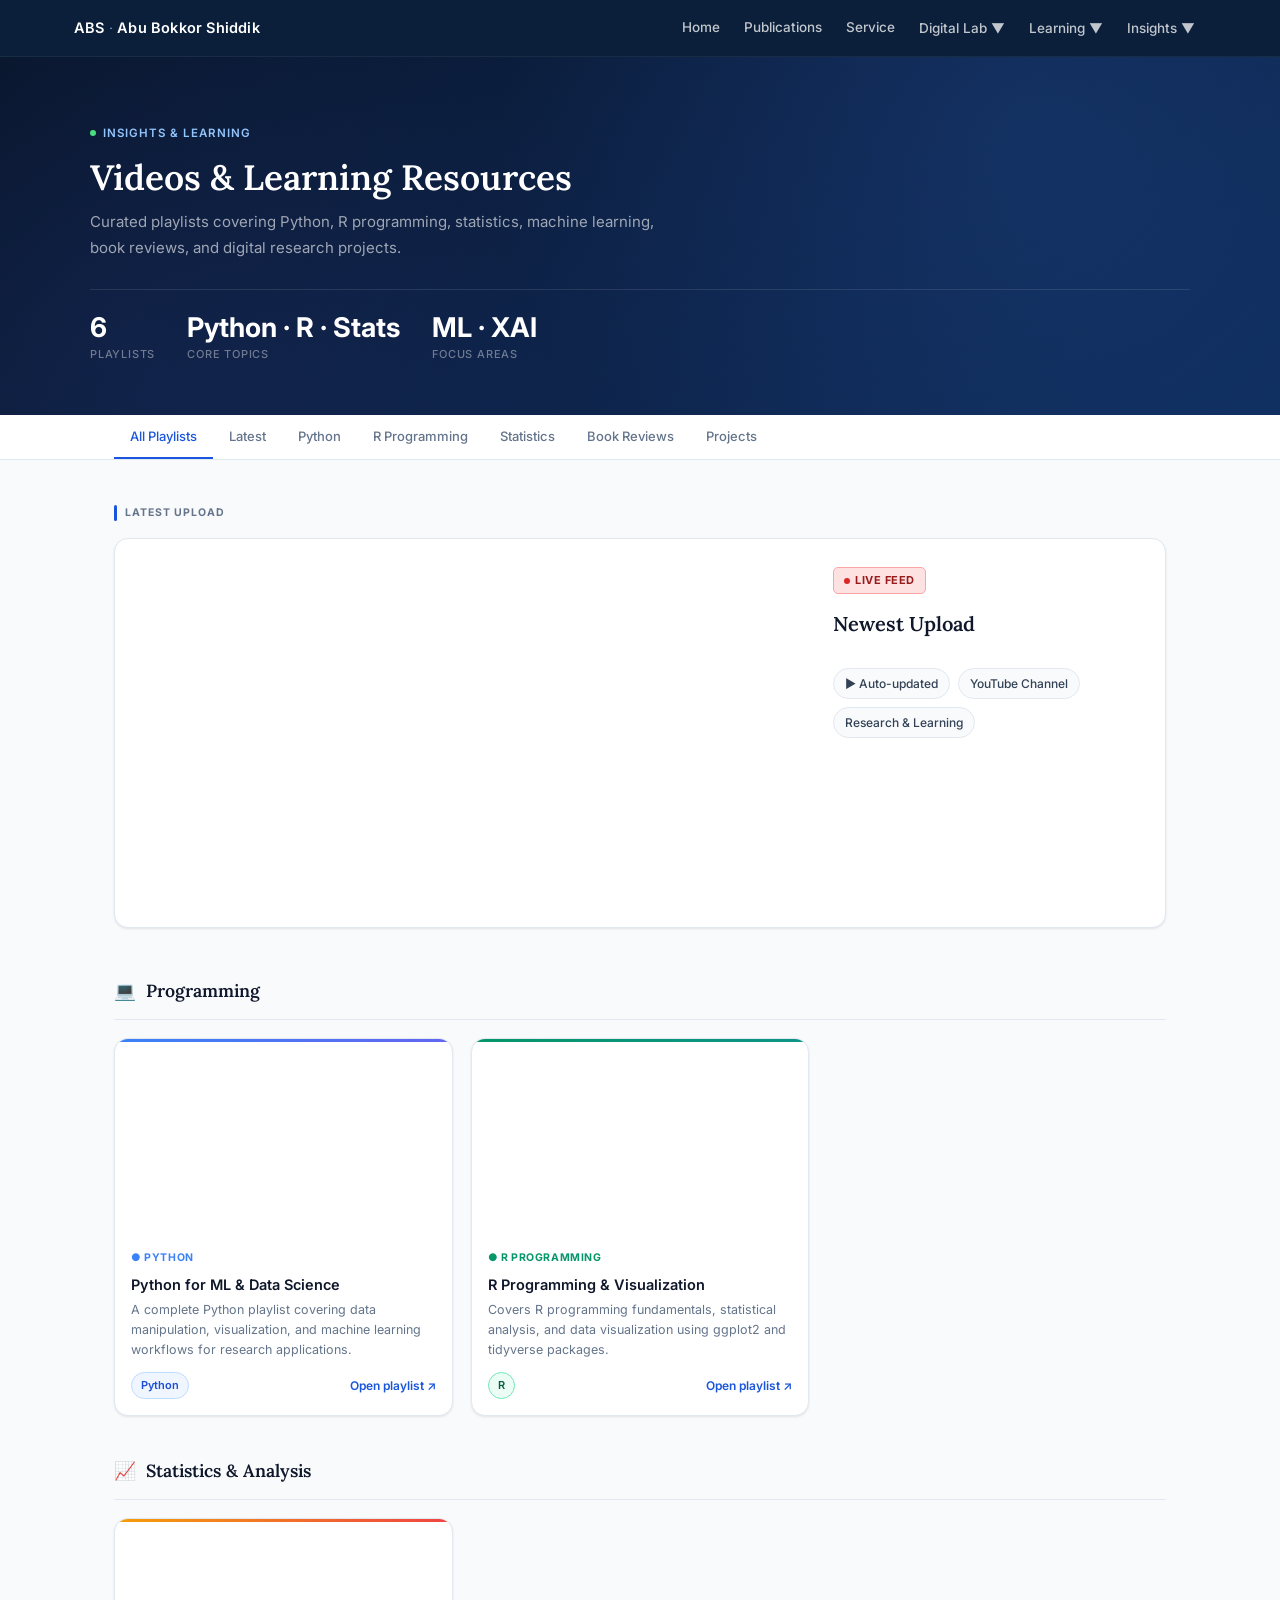
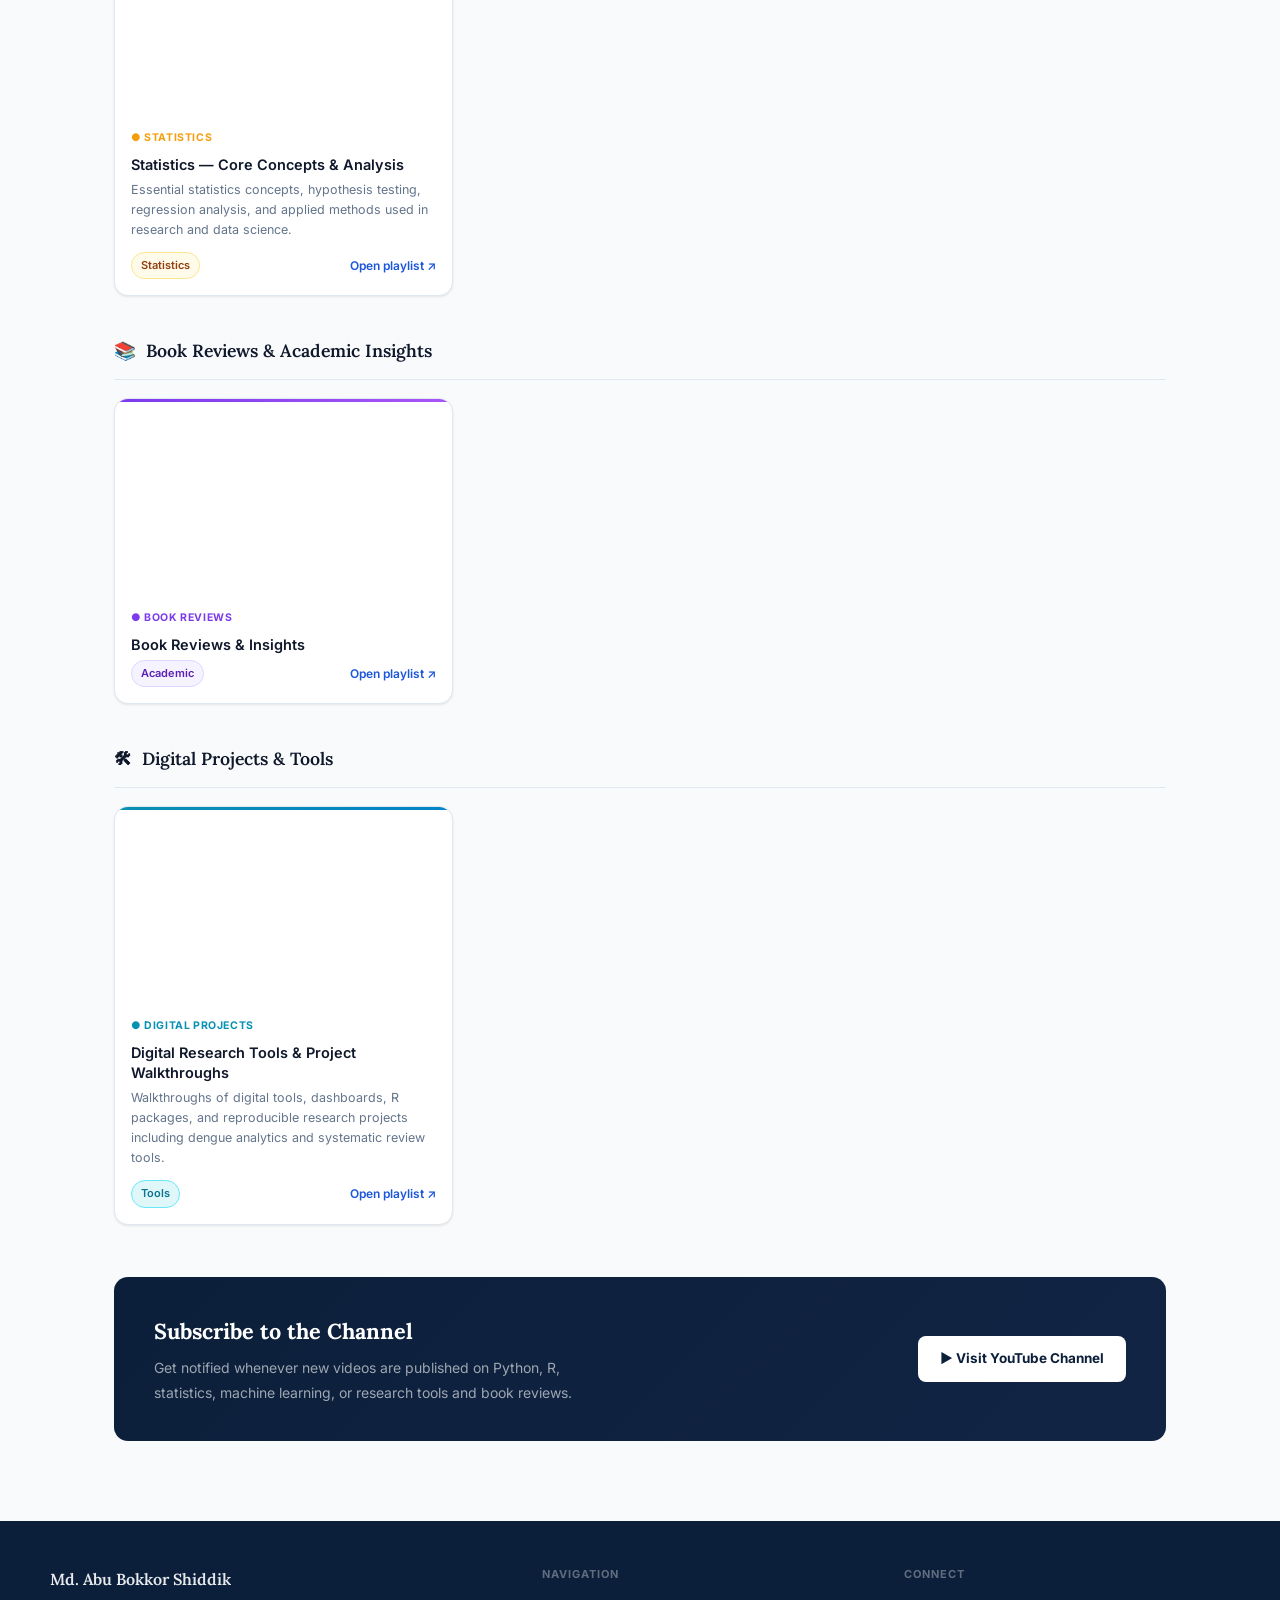
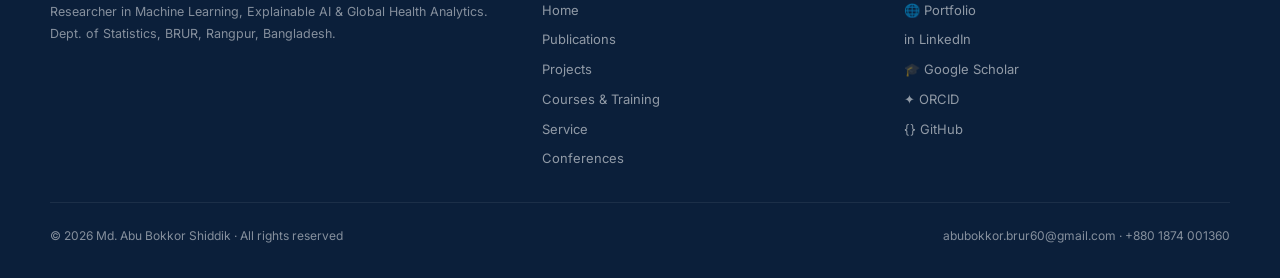
<file: videos.html>
<!DOCTYPE html>
<html lang="en">
<head>
  <link rel="icon" type="image/png" href="https://raw.githubusercontent.com/abubokkorshiddik/AbuBokkorShiddik.abs798/main/abslogo.png">
  <link rel="apple-touch-icon" href="https://raw.githubusercontent.com/abubokkorshiddik/AbuBokkorShiddik.abs798/main/abslogo.png">
  <meta charset="UTF-8">
  <meta name="viewport" content="width=device-width, initial-scale=1.0">
  <meta name="description" content="Videos and Learning Resources — Md. Abu Bokkor Shiddik. Programming, statistics, machine learning, and research learning playlists.">
  <meta name="keywords" content="ABS798, Abu Bokkor Shiddik, Videos, Python, R Programming, Statistics, Machine Learning, Data Science, Learning, BRUR">
  <title>Videos &amp; Learning | Md. Abu Bokkor Shiddik</title>
  <link rel="preconnect" href="https://fonts.googleapis.com">
  <link rel="preconnect" href="https://fonts.gstatic.com" crossorigin>
  <link href="https://fonts.googleapis.com/css2?family=Inter:wght@300;400;500;600;700&family=Lora:ital,wght@0,500;0,600;1,400&display=swap" rel="stylesheet">
  <style>
    *, *::before, *::after { box-sizing: border-box; margin: 0; padding: 0; }
    html { scroll-behavior: smooth; }
    :root {
      --navy:#0b1f3a; --navy2:#122444; --navy3:#1a3460;
      --blue:#1a56db; --blue-hover:#1648c0; --sky:#e8f0fe; --sky2:#d2e3fc;
      --text:#0f172a; --text2:#334155; --text3:#64748b;
      --border:#e2e8f0; --border2:#cbd5e1; --bg:#f8fafc; --white:#ffffff;
      --radius:8px; --radius-lg:14px;
      --shadow-sm:0 1px 3px rgba(0,0,0,0.06),0 1px 2px rgba(0,0,0,0.04);
      --shadow:0 4px 20px rgba(0,0,0,0.08),0 1px 4px rgba(0,0,0,0.04);
    }
    body { font-family:'Inter',system-ui,-apple-system,sans-serif; color:var(--text); font-size:15.5px; line-height:1.75; background:var(--bg); }
    a { color:inherit; text-decoration:none; }

    /* NAV */
    .navbar { background:var(--navy); position:sticky; top:0; z-index:9999; border-bottom:1px solid rgba(255,255,255,0.06); }
    .nav-bar-inner { max-width:1180px; margin:auto; padding:0 24px; display:flex; align-items:center; height:56px; }
    .nav-brand { font-size:14.5px; font-weight:600; color:#fff; letter-spacing:0.2px; margin-right:auto; white-space:nowrap; }
    .nav-brand span { color:#93c5fd; font-weight:300; }
    .nav-links { display:flex; align-items:center; gap:2px; }
    .nav-links > a, .dropbtn { color:rgba(255,255,255,0.75); font-size:13.5px; font-weight:500; padding:6px 11px; border-radius:6px; border:none; background:none; cursor:pointer; font-family:inherit; transition:background 0.18s,color 0.18s; white-space:nowrap; display:flex; align-items:center; gap:4px; }
    .nav-links > a:hover, .dropbtn:hover { color:#fff; background:rgba(255,255,255,0.09); }
    .dropdown { position:relative; }
    .dropdown-content { position:absolute; top:calc(100% + 6px); left:0; background:#132444; border:1px solid rgba(255,255,255,0.1); border-radius:10px; min-width:190px; padding:6px; box-shadow:0 12px 32px rgba(0,0,0,0.3); opacity:0; visibility:hidden; transform:translateY(6px); transition:opacity 0.2s,transform 0.2s,visibility 0.2s; pointer-events:none; z-index:9999; }
    .dropdown:hover .dropdown-content, .dropdown.active .dropdown-content { opacity:1; visibility:visible; transform:translateY(0); pointer-events:auto; }
    .dropdown-content a { display:flex; align-items:center; gap:8px; padding:8px 12px; color:rgba(255,255,255,0.72); font-size:13px; font-weight:500; border-radius:6px; transition:background 0.15s,color 0.15s; }
    .dropdown-content a:hover { background:rgba(255,255,255,0.08); color:#fff; }
    .hamburger { display:none; flex-direction:column; gap:5px; background:none; border:none; cursor:pointer; padding:7px; border-radius:6px; margin-left:10px; transition:background 0.2s; }
    .hamburger:hover { background:rgba(255,255,255,0.1); }
    .hamburger span { display:block; width:21px; height:2px; background:rgba(255,255,255,0.85); border-radius:2px; transition:transform 0.28s,opacity 0.28s; }
    .hamburger.open span:nth-child(1) { transform:translateY(7px) rotate(45deg); }
    .hamburger.open span:nth-child(2) { opacity:0; }
    .hamburger.open span:nth-child(3) { transform:translateY(-7px) rotate(-45deg); }
    .nav-drawer { display:none; background:#0d1c38; border-top:1px solid rgba(255,255,255,0.07); overflow:hidden; max-height:0; transition:max-height 0.38s cubic-bezier(0.4,0,0.2,1); }
    .nav-drawer.open { max-height:700px; }
    .drawer-inner { padding:8px 0 16px; }
    .drawer-link { display:block; color:rgba(255,255,255,0.78); font-size:15px; font-weight:500; padding:11px 24px; transition:background 0.15s,color 0.15s; }
    .drawer-link:hover { background:rgba(255,255,255,0.06); color:#fff; }
    .drawer-section-label { font-size:10.5px; font-weight:700; text-transform:uppercase; letter-spacing:1.2px; color:rgba(255,255,255,0.3); padding:14px 24px 4px; }
    .drawer-sub .drawer-link { padding-left:38px; font-size:14px; color:rgba(255,255,255,0.58); }
    .drawer-divider { height:1px; background:rgba(255,255,255,0.06); margin:4px 0; }
    @media (max-width:900px) { .nav-links{display:none;} .hamburger{display:flex;} .nav-drawer{display:block;} }

    /* HERO */
    .page-hero {
      background:linear-gradient(140deg,#07152a 0%,#0d2247 50%,#0f2d5c 100%);
      color:white; padding:60px 24px 50px; position:relative; overflow:hidden;
    }
    .page-hero::before {
      content:''; position:absolute; inset:0;
      background:radial-gradient(circle at 80% 20%,rgba(59,130,246,0.13) 0%,transparent 50%),
                 radial-gradient(circle at 10% 80%,rgba(99,102,241,0.08) 0%,transparent 40%);
      pointer-events:none;
    }
    .hero-inner { max-width:1100px; margin:auto; position:relative; }
    .hero-eyebrow { display:inline-flex; align-items:center; gap:7px; font-size:11.5px; font-weight:600; letter-spacing:1px; text-transform:uppercase; color:#93c5fd; margin-bottom:14px; }
    .hero-eyebrow::before { content:''; width:6px; height:6px; background:#4ade80; border-radius:50%; }
    .page-hero h1 { font-family:'Lora',serif; font-size:2.2rem; font-weight:600; line-height:1.18; margin-bottom:10px; }
    .page-hero p { font-size:15px; color:rgba(255,255,255,0.6); max-width:600px; margin-bottom:28px; }
    .hero-stats { display:flex; flex-wrap:wrap; gap:32px; padding-top:24px; border-top:1px solid rgba(255,255,255,0.1); }
    .hstat-n { font-size:1.7rem; font-weight:700; color:#fff; line-height:1; margin-bottom:4px; }
    .hstat-l { font-size:11px; color:rgba(255,255,255,0.4); text-transform:uppercase; letter-spacing:0.8px; font-weight:500; }

    /* CATEGORY TABS */
    .cat-bar { background:var(--white); border-bottom:1px solid var(--border); position:sticky; top:56px; z-index:100; }
    .cat-inner { max-width:1100px; margin:auto; padding:0 24px; display:flex; gap:0; overflow-x:auto; scrollbar-width:none; }
    .cat-inner::-webkit-scrollbar { display:none; }
    .cat-tab { display:inline-flex; align-items:center; gap:6px; padding:12px 16px; font-size:13px; font-weight:500; color:var(--text3); border-bottom:2.5px solid transparent; border-top:none; border-left:none; border-right:none; white-space:nowrap; cursor:pointer; transition:color 0.18s,border-color 0.18s; background:none; font-family:inherit; min-height:44px; }
    .cat-tab:hover { color:var(--blue); }
    .cat-tab.active { color:var(--blue); border-bottom-color:var(--blue); }

    /* MAIN LAYOUT */
    .page-wrap { max-width:1100px; margin:auto; padding:44px 24px 80px; }

    /* FEATURED (latest) */
    .featured-section { margin-bottom:48px; }
    .section-label { font-size:10.5px; font-weight:700; text-transform:uppercase; letter-spacing:1px; color:var(--text3); margin-bottom:16px; display:flex; align-items:center; gap:8px; }
    .section-label::before { content:''; display:block; width:3px; height:16px; border-radius:2px; background:var(--blue); }
    .featured-card {
      background:var(--white); border:1px solid var(--border); border-radius:var(--radius-lg);
      overflow:hidden; display:grid; grid-template-columns:1fr 360px; box-shadow:var(--shadow-sm);
      transition:box-shadow 0.2s,transform 0.2s;
    }
    .featured-card:hover { box-shadow:var(--shadow); transform:translateY(-2px); }
    .featured-embed { position:relative; aspect-ratio:16/9; }
    .featured-embed iframe { position:absolute; inset:0; width:100%; height:100%; border:none; }
    .featured-info { padding:28px 28px 24px; display:flex; flex-direction:column; }
    .featured-badge { display:inline-flex; align-items:center; gap:5px; font-size:11px; font-weight:700; text-transform:uppercase; letter-spacing:0.5px; background:#fee2e2; color:#991b1b; border:1px solid #fca5a5; border-radius:5px; padding:3px 10px; margin-bottom:16px; width:fit-content; }
    .featured-badge::before { content:''; width:6px; height:6px; background:#dc2626; border-radius:50%; animation:pulse 1.5s infinite; }
    @keyframes pulse { 0%,100%{opacity:1;} 50%{opacity:0.4;} }
    .featured-title { font-family:'Lora',serif; font-size:1.25rem; font-weight:600; color:var(--text); line-height:1.4; margin-bottom:10px; }
    .featured-desc { font-size:13.5px; color:var(--text3); line-height:1.7; margin-bottom:auto; }
    .featured-meta { display:flex; flex-wrap:wrap; gap:8px; margin-top:20px; }
    .fmeta-pill { font-size:12px; font-weight:500; padding:4px 11px; border-radius:20px; background:var(--bg); border:1px solid var(--border); color:var(--text2); }

    /* VIDEO GRID */
    .vid-section { margin-bottom:40px; }
    .vid-section-title { font-family:'Lora',serif; font-size:1.1rem; font-weight:600; color:var(--text); margin-bottom:18px; padding-bottom:12px; border-bottom:1px solid var(--border); display:flex; align-items:center; gap:10px; }
    .vid-grid { display:grid; grid-template-columns:repeat(3,1fr); gap:18px; }
    .vid-card {
      background:var(--white); border:1px solid var(--border); border-radius:var(--radius-lg);
      overflow:hidden; box-shadow:var(--shadow-sm); transition:box-shadow 0.2s,transform 0.2s;
      position:relative;
    }
    .vid-card:hover { box-shadow:var(--shadow); transform:translateY(-2px); }
    .vid-card::before { content:''; position:absolute; top:0; left:0; right:0; height:3px; }
    .vid-card.python::before { background:linear-gradient(90deg,#3b82f6,#6366f1); }
    .vid-card.r-prog::before { background:linear-gradient(90deg,#059669,#0d9488); }
    .vid-card.stats::before  { background:linear-gradient(90deg,#f59e0b,#ef4444); }
    .vid-card.book::before   { background:linear-gradient(90deg,#7c3aed,#a855f7); }
    .vid-card.projects::before{ background:linear-gradient(90deg,#0891b2,#0284c7); }
    .vid-embed { position:relative; aspect-ratio:16/9; }
    .vid-embed iframe { position:absolute; inset:0; width:100%; height:100%; border:none; display:block; }
    .vid-body { padding:14px 16px 16px; }
    .vid-category { font-size:10.5px; font-weight:700; text-transform:uppercase; letter-spacing:0.6px; margin-bottom:7px; display:inline-flex; align-items:center; gap:5px; }
    .cat-python  { color:#3b82f6; }
    .cat-r       { color:#059669; }
    .cat-stats   { color:#f59e0b; }
    .cat-book    { color:#7c3aed; }
    .cat-project { color:#0891b2; }
    .vid-title { font-size:14.5px; font-weight:600; color:var(--text); margin-bottom:5px; line-height:1.4; }
    .vid-desc { font-size:12.5px; color:var(--text3); line-height:1.6; margin-bottom:12px; }
    .vid-footer { display:flex; align-items:center; justify-content:space-between; }
    .vid-tag { font-size:11px; font-weight:600; padding:3px 9px; border-radius:20px; border:1px solid; }
    .tag-python  { background:#eff6ff; color:#1d4ed8; border-color:#bfdbfe; }
    .tag-r       { background:#ecfdf5; color:#065f46; border-color:#6ee7b7; }
    .tag-stats   { background:#fffbeb; color:#92400e; border-color:#fde68a; }
    .tag-book    { background:#f5f3ff; color:#5b21b6; border-color:#ddd6fe; }
    .tag-project { background:#e0f7fa; color:#0e7490; border-color:#67e8f9; }
    .vid-link { font-size:12px; font-weight:600; color:var(--blue); display:inline-flex; align-items:center; gap:4px; }
    .vid-link:hover { text-decoration:underline; }

    /* CHANNEL CTA */
    .channel-cta {
      background:linear-gradient(135deg,var(--navy),var(--navy2));
      border-radius:var(--radius-lg); padding:36px 40px;
      display:flex; align-items:center; justify-content:space-between; gap:24px; flex-wrap:wrap;
      margin-top:52px;
    }
    .cta-text h3 { font-family:'Lora',serif; font-size:1.35rem; color:#fff; margin-bottom:6px; }
    .cta-text p { font-size:14px; color:rgba(255,255,255,0.6); max-width:440px; }
    .cta-btn { display:inline-flex; align-items:center; gap:8px; background:#fff; color:var(--navy); font-size:13.5px; font-weight:700; padding:11px 22px; border-radius:8px; white-space:nowrap; transition:background 0.18s,transform 0.15s; }
    .cta-btn:hover { background:#e8f0fe; transform:translateY(-1px); }

    /* FOOTER */
    footer { background:var(--navy); color:rgba(255,255,255,0.5); padding:44px 24px 32px; margin-top:0; }
    .footer-inner { max-width:1180px; margin:auto; display:grid; grid-template-columns:1.4fr 1fr 1fr; gap:36px; padding-bottom:32px; border-bottom:1px solid rgba(255,255,255,0.07); }
    .footer-col-title { font-size:11px; font-weight:700; text-transform:uppercase; letter-spacing:1px; color:rgba(255,255,255,0.35); margin-bottom:14px; }
    .footer-name { font-family:'Lora',serif; font-size:16px; font-weight:600; color:rgba(255,255,255,0.9); margin-bottom:8px; }
    .footer-desc { font-size:12.5px; line-height:1.7; }
    .footer-nav-links, .footer-social-links { display:flex; flex-direction:column; gap:7px; }
    .footer-nav-links a, .footer-social-links a { font-size:13px; color:rgba(255,255,255,0.55); transition:color 0.15s; }
    .footer-nav-links a:hover { color:rgba(255,255,255,0.9); }
    .footer-social-links a:hover { color:#93c5fd; }
    .footer-bottom { max-width:1180px; margin:22px auto 0; display:flex; justify-content:space-between; align-items:center; flex-wrap:wrap; gap:8px; }
    .footer-bottom p { font-size:12px; }

    /* RESPONSIVE */
    @media (max-width:1024px) { .footer-inner{grid-template-columns:1fr 1fr;} }
    @media (max-width:900px) {
      .featured-card { grid-template-columns:1fr; }
      .featured-info { padding:20px 22px; }
      .vid-grid { grid-template-columns:repeat(2,1fr); }
    }
    @media (max-width:600px) {
      .page-hero { padding:40px 16px 36px; }
      .page-hero h1 { font-size:1.65rem; }
      .page-wrap { padding:28px 16px 60px; }
      .vid-grid { grid-template-columns:1fr; }
      .channel-cta { padding:24px 20px; }
      .footer-inner { grid-template-columns:1fr; }
      .footer-bottom { flex-direction:column; text-align:center; }
    }
  </style>
</head>
<body>

<!-- NAVBAR -->
<nav class="navbar">
  <div class="nav-bar-inner">
    <div class="nav-brand">ABS<span> &middot; </span>Abu Bokkor Shiddik</div>
    <div class="nav-links">
      <a href="home.html">Home</a>
      <a href="publications.html">Publications</a>
      <a href="service.html">Service</a>
      <div class="dropdown"><button class="dropbtn">Digital Lab &#9660;</button><div class="dropdown-content"><a href="projects.html">&#9883; Projects</a><a href="data-code.html">&#128190; Data &amp; Code</a></div></div>
      <div class="dropdown"><button class="dropbtn">Learning &#9660;</button><div class="dropdown-content"><a href="courses.html">&#127891; Courses &amp; Training</a><a href="conference-and-workshop.html">&#127963; Conferences &amp; Workshops</a></div></div>
      <div class="dropdown"><button class="dropbtn">Insights &#9660;</button><div class="dropdown-content"><a href="insights.html">&#9997; Posts</a><a href="videos.html">&#9654; Videos</a><a href="archive.html">&#128247; Photos &amp; Archive</a></div></div>
    </div>
    <button class="hamburger" id="hamburger" aria-label="Toggle menu"><span></span><span></span><span></span></button>
  </div>
  <div class="nav-drawer" id="nav-drawer">
    <div class="drawer-inner">
      <a class="drawer-link" href="home.html">Home</a>
      <a class="drawer-link" href="publications.html">Publications</a>
      <a class="drawer-link" href="service.html">Service</a>
      <div class="drawer-divider"></div>
      <div class="drawer-section-label">Digital Lab</div>
      <div class="drawer-sub"><a class="drawer-link" href="projects.html">Projects</a><a class="drawer-link" href="data-code.html">Data &amp; Code</a></div>
      <div class="drawer-divider"></div>
      <div class="drawer-section-label">Learning &amp; Events</div>
      <div class="drawer-sub"><a class="drawer-link" href="courses.html">Courses &amp; Training</a><a class="drawer-link" href="conference-and-workshop.html">Conferences &amp; Workshops</a></div>
      <div class="drawer-divider"></div>
      <div class="drawer-section-label">Insights</div>
      <div class="drawer-sub"><a class="drawer-link" href="insights.html">Posts</a><a class="drawer-link" href="videos.html">Videos</a><a class="drawer-link" href="archive.html">Photos &amp; Archive</a></div>
    </div>
  </div>
</nav>

<!-- HERO -->
<section class="page-hero">
  <div class="hero-inner">
    <div class="hero-eyebrow">Insights &amp; Learning</div>
    <h1>Videos &amp; Learning Resources</h1>
    <p>Curated playlists covering Python, R programming, statistics, machine learning, book reviews, and digital research projects.</p>
    <div class="hero-stats">
      <div><div class="hstat-n">6</div><div class="hstat-l">Playlists</div></div>
      <div><div class="hstat-n">Python &middot; R &middot; Stats</div><div class="hstat-l">Core topics</div></div>
      <div><div class="hstat-n">ML &middot; XAI</div><div class="hstat-l">Focus areas</div></div>
    </div>
  </div>
</section>

<!-- CATEGORY TABS -->
<div class="cat-bar">
  <div class="cat-inner">
    <button class="cat-tab active" data-cat="all">All Playlists</button>
    <button class="cat-tab" data-cat="latest">Latest</button>
    <button class="cat-tab" data-cat="python">Python</button>
    <button class="cat-tab" data-cat="r">R Programming</button>
    <button class="cat-tab" data-cat="stats">Statistics</button>
    <button class="cat-tab" data-cat="book">Book Reviews</button>
    <button class="cat-tab" data-cat="projects">Projects</button>
  </div>
</div>

<!-- MAIN -->
<div class="page-wrap">

  <!-- FEATURED -->
  <div class="featured-section" data-cat="all latest">
    <div class="section-label">Latest upload</div>
    <div class="featured-card">
      <div class="featured-embed">
        <iframe src="https://www.youtube.com/embed/videoseries?list=UUmue_D64tjDjTueuhLUx67g" allowfullscreen loading="lazy" title="Newest Upload"></iframe>
      </div>
      <div class="featured-info">
        <span class="featured-badge">Live Feed</span>
        <div class="featured-title">Newest Upload</div>
        
        <div class="featured-meta">
          <span class="fmeta-pill">&#9654; Auto-updated</span>
          <span class="fmeta-pill">YouTube Channel</span>
          <span class="fmeta-pill">Research &amp; Learning</span>
        </div>
      </div>
    </div>
  </div>

  <!-- PROGRAMMING SECTION -->
  <div class="vid-section" id="sec-programming">
    <div class="vid-section-title">
      <span>&#128187;</span> Programming
    </div>
    <div class="vid-grid">

      <div class="vid-card python" data-cat="all python">
        <div class="vid-embed">
          <iframe src="https://www.youtube.com/embed/videoseries?list=PLEyQp_lYcUX9bhNDXnYs4D3NPELKC74NB" allowfullscreen loading="lazy" title="Python Playlist"></iframe>
        </div>
        <div class="vid-body">
          <div class="vid-category cat-python">&#9679; Python</div>
          <div class="vid-title">Python for ML &amp; Data Science</div>
          <div class="vid-desc">A complete Python playlist covering data manipulation, visualization, and machine learning workflows for research applications.</div>
          <div class="vid-footer">
            <span class="vid-tag tag-python">Python</span>
            <a class="vid-link" href="https://www.youtube.com/playlist?list=PLEyQp_lYcUX9bhNDXnYs4D3NPELKC74NB" target="_blank">Open playlist &#8599;</a>
          </div>
        </div>
      </div>

      <div class="vid-card r-prog" data-cat="all r">
        <div class="vid-embed">
          <iframe src="https://www.youtube.com/embed/videoseries?list=PLEyQp_lYcUX_Vlid1zJ3vvHfi_0yeQYBe" allowfullscreen loading="lazy" title="R Programming"></iframe>
        </div>
        <div class="vid-body">
          <div class="vid-category cat-r">&#9679; R Programming</div>
          <div class="vid-title">R Programming &amp; Visualization</div>
          <div class="vid-desc">Covers R programming fundamentals, statistical analysis, and data visualization using ggplot2 and tidyverse packages.</div>
          <div class="vid-footer">
            <span class="vid-tag tag-r">R</span>
            <a class="vid-link" href="https://www.youtube.com/playlist?list=PLEyQp_lYcUX_Vlid1zJ3vvHfi_0yeQYBe" target="_blank">Open playlist &#8599;</a>
          </div>
        </div>
      </div>

    </div>
  </div>

  <!-- STATISTICS SECTION -->
  <div class="vid-section" id="sec-stats">
    <div class="vid-section-title">
      <span>&#128200;</span> Statistics &amp; Analysis
    </div>
    <div class="vid-grid">

      <div class="vid-card stats" data-cat="all stats">
        <div class="vid-embed">
          <iframe src="https://www.youtube.com/embed/videoseries?list=PLEyQp_lYcUX8rcFR38G-JZVMrClNyNIrE" allowfullscreen loading="lazy" title="Statistics"></iframe>
        </div>
        <div class="vid-body">
          <div class="vid-category cat-stats">&#9679; Statistics</div>
          <div class="vid-title">Statistics &mdash; Core Concepts &amp; Analysis</div>
          <div class="vid-desc">Essential statistics concepts, hypothesis testing, regression analysis, and applied methods used in research and data science.</div>
          <div class="vid-footer">
            <span class="vid-tag tag-stats">Statistics</span>
            <a class="vid-link" href="https://www.youtube.com/playlist?list=PLEyQp_lYcUX8rcFR38G-JZVMrClNyNIrE" target="_blank">Open playlist &#8599;</a>
          </div>
        </div>
      </div>

    </div>
  </div>

  <!-- BOOK REVIEWS -->
  <div class="vid-section" id="sec-books">
    <div class="vid-section-title">
      <span>&#128218;</span> Book Reviews &amp; Academic Insights
    </div>
    <div class="vid-grid">

      <div class="vid-card book" data-cat="all book">
        <div class="vid-embed">
          <iframe src="https://www.youtube.com/embed/videoseries?list=PLEyQp_lYcUX9e1yPUnjXNE-46HC3Kd9hs" allowfullscreen loading="lazy" title="Book Reviews"></iframe>
        </div>
        <div class="vid-body">
          <div class="vid-category cat-book">&#9679; Book Reviews</div>
          <div class="vid-title">Book Reviews &amp; Insights</div>
          
          <div class="vid-footer">
            <span class="vid-tag tag-book">Academic</span>
            <a class="vid-link" href="https://www.youtube.com/playlist?list=PLEyQp_lYcUX9e1yPUnjXNE-46HC3Kd9hs" target="_blank">Open playlist &#8599;</a>
          </div>
        </div>
      </div>

    </div>
  </div>

  <!-- DIGITAL PROJECTS -->
  <div class="vid-section" id="sec-projects">
    <div class="vid-section-title">
      <span>&#128736;</span> Digital Projects &amp; Tools
    </div>
    <div class="vid-grid">

      <div class="vid-card projects" data-cat="all projects">
        <div class="vid-embed">
          <iframe src="https://www.youtube.com/embed/videoseries?list=PLEyQp_lYcUX-0hAM0T15l2732WJeKllcl" allowfullscreen loading="lazy" title="Digital Projects"></iframe>
        </div>
        <div class="vid-body">
          <div class="vid-category cat-project">&#9679; Digital Projects</div>
          <div class="vid-title">Digital Research Tools &amp; Project Walkthroughs</div>
          <div class="vid-desc">Walkthroughs of digital tools, dashboards, R packages, and reproducible research projects including dengue analytics and systematic review tools.</div>
          <div class="vid-footer">
            <span class="vid-tag tag-project">Tools</span>
            <a class="vid-link" href="https://www.youtube.com/playlist?list=PLEyQp_lYcUX-0hAM0T15l2732WJeKllcl" target="_blank">Open playlist &#8599;</a>
          </div>
        </div>
      </div>

    </div>
  </div>

  <!-- CHANNEL CTA -->
  <div class="channel-cta">
    <div class="cta-text">
      <h3>Subscribe to the Channel</h3>
      <p>Get notified whenever new videos are published on Python, R, statistics, machine learning, or research tools and book reviews.</p>
    </div>
    <a class="cta-btn" href="https://www.youtube.com/@AbuBokkorShiddik" target="_blank">
      &#9654; Visit YouTube Channel
    </a>
  </div>

</div>

<!-- FOOTER -->
<footer>
  <div class="footer-inner">
    <div>
      <div class="footer-name">Md. Abu Bokkor Shiddik</div>
      <p class="footer-desc">Researcher in Machine Learning, Explainable AI &amp; Global Health Analytics. Dept. of Statistics, BRUR, Rangpur, Bangladesh.</p>
    </div>
    <div>
      <div class="footer-col-title">Navigation</div>
      <div class="footer-nav-links">
        <a href="home.html">Home</a>
        <a href="publications.html">Publications</a>
        <a href="projects.html">Projects</a>
        <a href="courses.html">Courses &amp; Training</a>
        <a href="service.html">Service</a>
        <a href="conference-and-workshop.html">Conferences</a>
      </div>
    </div>
    <div>
      <div class="footer-col-title">Connect</div>
      <div class="footer-social-links">
        <a href="https://abubokkorshiddik.github.io/Portfolio-AbuBokkorShiddik/" target="_blank">&#127760; Portfolio</a>
        <a href="https://www.linkedin.com/in/abu-bokkor-shiddik-abs798/" target="_blank">in LinkedIn</a>
        <a href="https://scholar.google.com/citations?user=JWeBd3IAAAAJ" target="_blank">&#127891; Google Scholar</a>
        <a href="https://orcid.org/0009-0002-0424-446X" target="_blank">&#10022; ORCID</a>
        <a href="https://github.com/abubokkorshiddik" target="_blank">&#123;&#125; GitHub</a>
      </div>
    </div>
  </div>
  <div class="footer-bottom">
    <p>&copy; 2026 Md. Abu Bokkor Shiddik &middot; All rights reserved</p>
    <p>abubokkor.brur60@gmail.com &middot; +880 1874 001360</p>
  </div>
</footer>

<script>
/* NAV */
document.querySelectorAll('.dropbtn').forEach(function(btn){
  btn.addEventListener('click',function(e){e.stopPropagation();var dd=btn.closest('.dropdown');var open=dd.classList.contains('active');document.querySelectorAll('.dropdown.active').forEach(function(d){d.classList.remove('active')});if(!open)dd.classList.add('active')});
});
document.addEventListener('click',function(){document.querySelectorAll('.dropdown.active').forEach(function(d){d.classList.remove('active')})});
var ham=document.getElementById('hamburger');var drawer=document.getElementById('nav-drawer');
ham.addEventListener('click',function(){ham.classList.toggle('open');drawer.classList.toggle('open')});
drawer.querySelectorAll('a').forEach(function(a){a.addEventListener('click',function(){ham.classList.remove('open');drawer.classList.remove('open')})});

/* CATEGORY FILTER */
document.querySelectorAll('.cat-tab').forEach(function(tab){
  tab.addEventListener('click',function(){
    document.querySelectorAll('.cat-tab').forEach(function(t){t.classList.remove('active')});
    tab.classList.add('active');
    tab.scrollIntoView({inline:'nearest',block:'nearest'});
    var cat=tab.dataset.cat;
    document.querySelectorAll('.vid-card,[data-cat]').forEach(function(el){
      var cats=el.dataset.cat||'';
      el.style.display=(cat==='all'||cats.indexOf(cat)!==-1)?'':'none';
    });
    /* show/hide featured */
    var featured=document.querySelector('.featured-section');
    if(featured){featured.style.display=(cat==='all'||cat==='latest')?'':'none';}
    /* show/hide section headings based on visible cards */
    document.querySelectorAll('.vid-section').forEach(function(sec){
      var visible=Array.from(sec.querySelectorAll('.vid-card')).some(function(c){return c.style.display!=='none'});
      sec.style.display=visible?'':'none';
    });
  });
});
</script>
</body>
</html>
</file>
